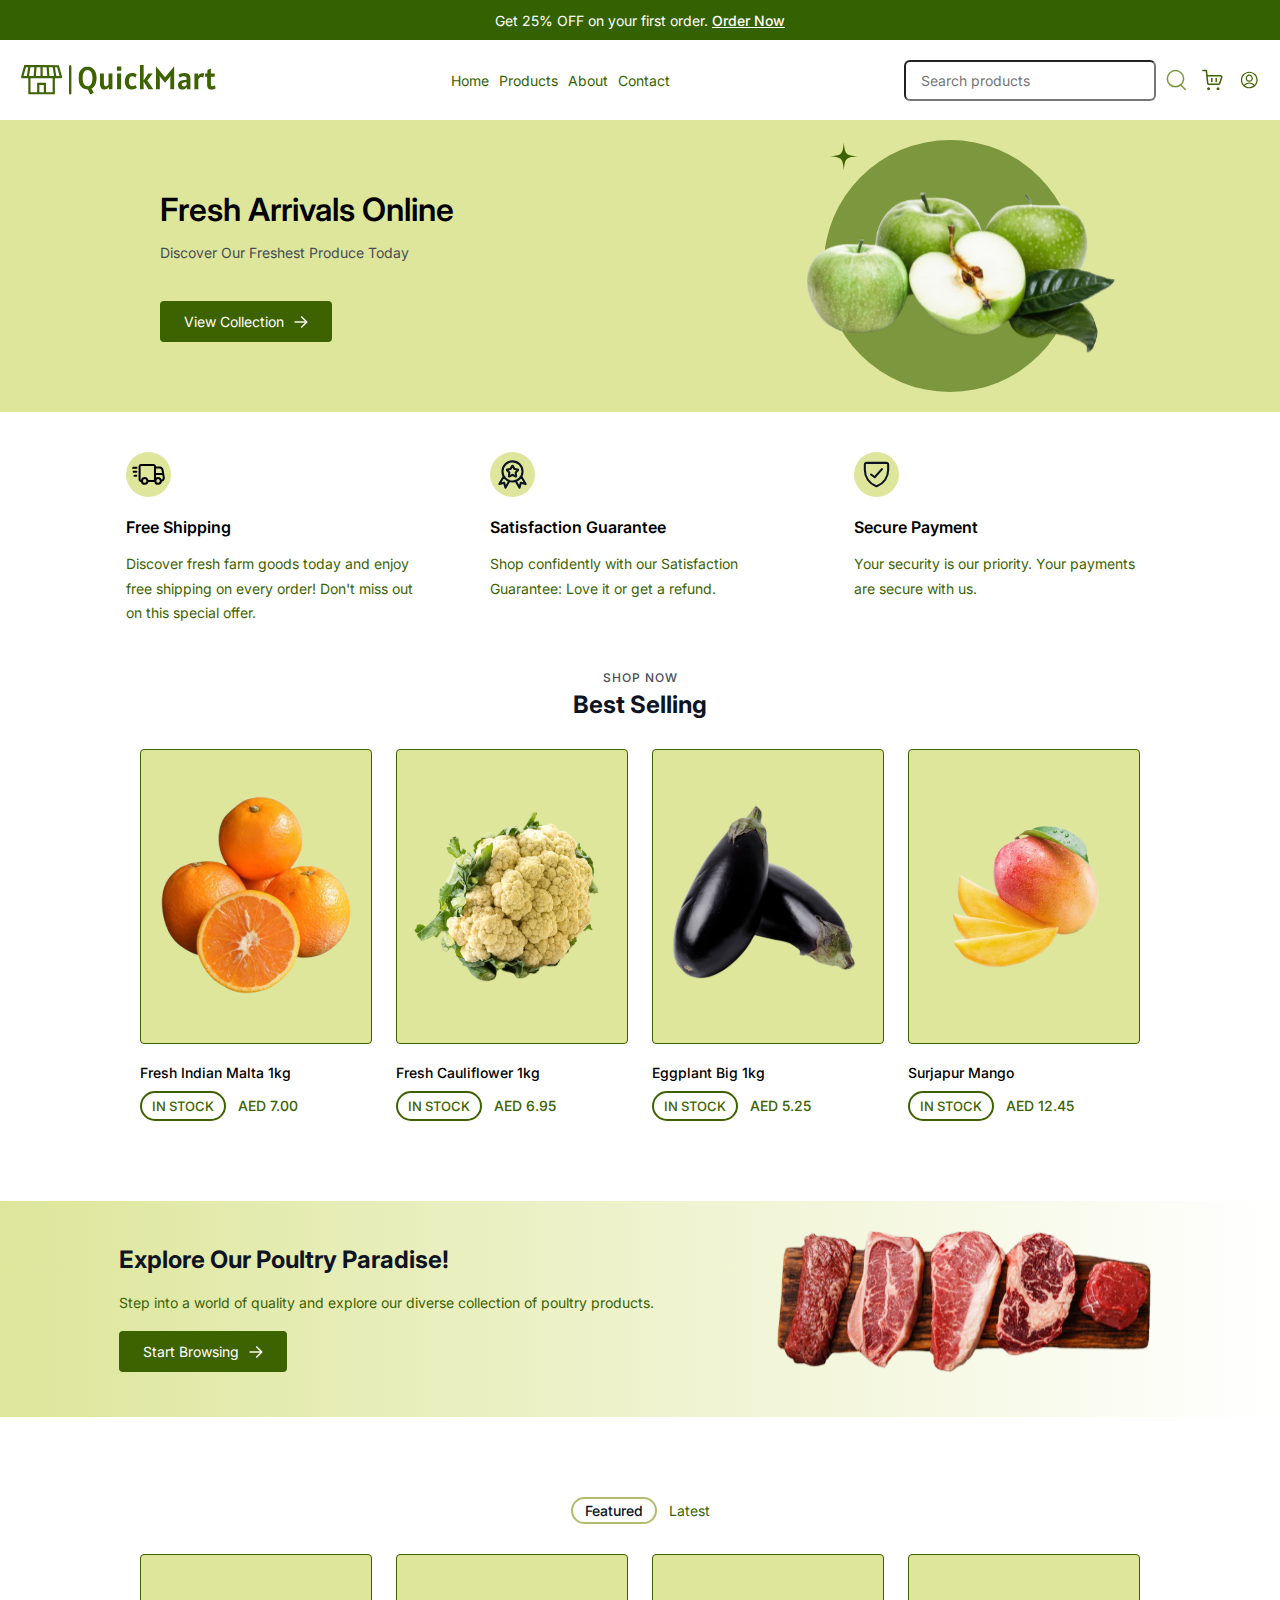
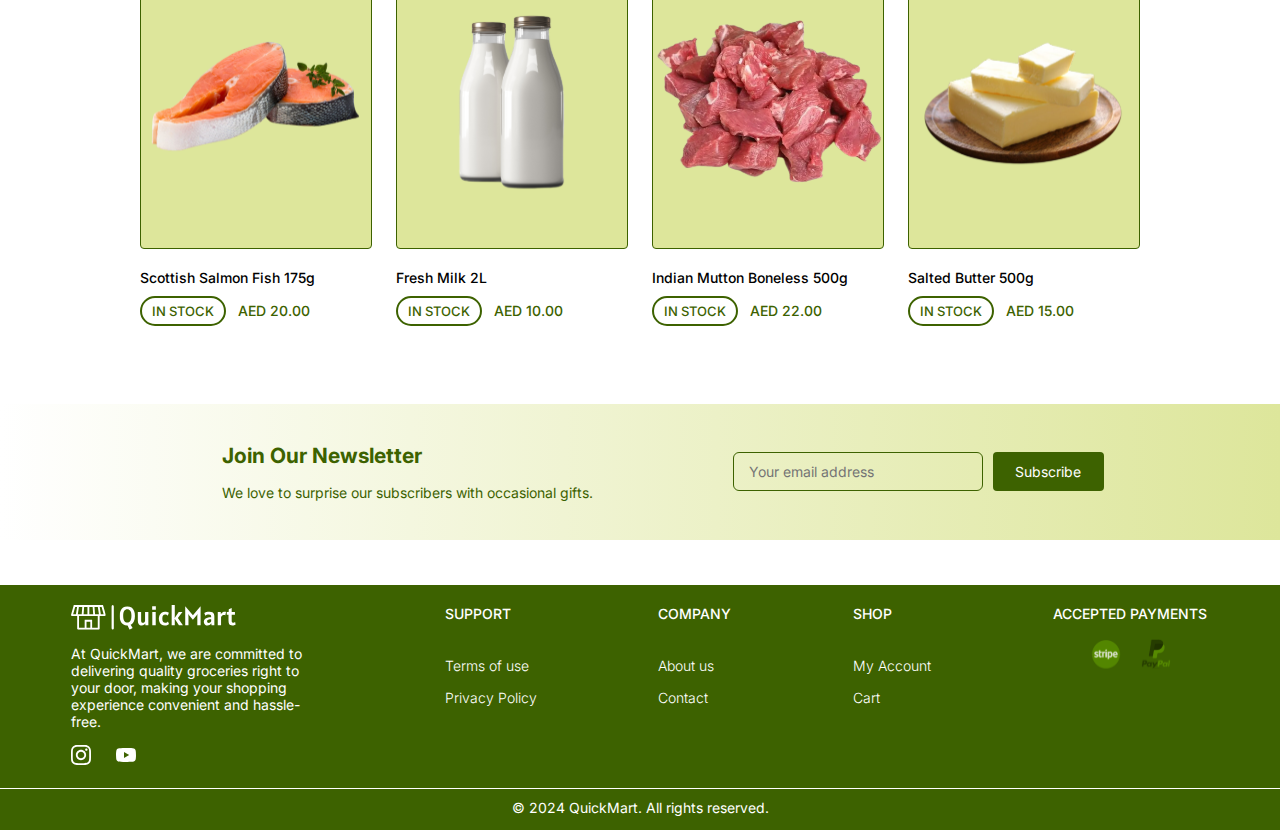
<file: index.html>
<!DOCTYPE html>
<html lang="en">
    <head>
        <meta charset="UTF-8">
        <meta name="viewport" content="width=device-width, initial-scale=1.0">
        <title>QuickMart</title>
        <link rel="stylesheet" href="common.css">
        <link rel="stylesheet" href="index.css">
        <link rel="icon" type="image/svg+xml" href="icons/quickmartWebIcon.svg">
        <link
            href="https://fonts.googleapis.com/css2?family=Inter:wght@400;500;700&display=swap"
            rel="stylesheet"
        />

    </head>
    <body>

        <div class="header">
            <p>Get 25% OFF on your first order. 
            <a href="products.html">Order Now</a></p>
        </div>

        <div class="navbar">
            <img id="QMLogo" src="icons/quickmartLogo1.svg" onclick="goToHome()">

            <div class="navMenu">
                <img id="navIcon" src="icons/dropdownMenu.svg" alt="menu" style="cursor: pointer;">
            

                <div class="navLinks">
                    <a href="index.html">Home</a>
                    <a href="products.html"> Products </a>
                    <a href="aboutus.html">About</a>
                    <a href="contact.html">Contact</a>
                </div>
            </div>

            <div class="navLinks2">
                <div id="searchbar"><input placeholder="Search products"><img src="icons/searchIcon.svg"></div>

                <a href="cart.html"><img src="icons/cart.svg"></a>
                <div class="userLogin">
                
                    <a href="myAccount.html"><img src="icons/User.svg"></a>

                    
                    <div class="loginSignup">
                        <a href="login.html">Login</a>
                        <a href="signup.html">Sign Up</a>
                    </div>

                </div>

            </div>

        </div>


        <div id="banner">
            <div id="bannerText">
                <p id="t1"> Fresh Arrivals Online </p>
                <p id="t2">Discover Our Freshest Produce Today</p>

                <a href="products.html">View Collection <img src = "icons/arrowRight.svg"> </a>
            </div>

            <img id="bannerPicture" src="icons/bannerPicture.svg">
        </div>

        <div id="features">
            <div class="feature">
                <img class="featureIcon" src="icons/truck.svg" alt="Free Shipping icon">
                <p class="featureTitle">Free Shipping</p>
                <p class="featureText">Discover fresh farm goods today and enjoy free shipping on every order! Don't miss out on this special offer.</p>
            </div>

            <div class="feature">
                <img class="featureIcon" src="icons/satisfaction.svg" alt="Satisfaction Guarantee icon">
                <p class="featureTitle">Satisfaction Guarantee</p>
                <p class="featureText">Shop confidently with our Satisfaction Guarantee: Love it or get a refund.</p>
            </div>

            <div class="feature">
                <img class="featureIcon" src="icons/secure.svg" alt="Secure payment icon">
                <p class="featureTitle">Secure Payment</p>
                <p class="featureText">Your security is our priority. Your payments are secure with us.</p>
            </div>

        </div>

        <div id="bestSeller">
            <div id="bestSellerTitle">
                <p id="shopNow">SHOP NOW</p>
                <p id="bestSelling">Best Selling</p>
            </div>

            <div id="bestSellingProducts">

                <div class="product" onclick="showProduct('product9')">

                    <div class="productImage">

                        <img class="likeButton" src="icons/heart.svg" onclick="likeProduct(this); event.stopPropagation();">

                        <img class="productIMG" src="products/freshIndianMalta1kg2.svg" alt="Picture of an indian malta">

                        <div class="addToCart">
                            Add to cart <img src="icons/CartAdd.svg">
                        </div>

                    </div>

                    <div class="productDetails">
                        <p class="productName">
                            Fresh Indian Malta 1kg
                        </p>
                        <div class="stockNprice">
                            <p class="stock">IN STOCK</p>
                            <p class="productPrice">
                                AED 7.00
                            </p>
                        </div>
                    </div>

                </div>



                <div class="product" onclick="showProduct('product8')">

                    <div class="productImage">

                        <img class="likeButton" src="icons/heart.svg" onclick="likeProduct(this); event.stopPropagation();">

                        <img class="productIMG" src="products/freshCauliflower1kg.svg" alt="cauliflower">

                        <div class="addToCart">
                            Add to cart <img src="icons/CartAdd.svg">
                        </div>
                    </div>

                    <div class="productDetails">
                        <p class="productName">
                            Fresh Cauliflower 1kg
                        </p>
                        <div class="stockNprice">
                            <p class="stock">IN STOCK</p>
                            <p class="productPrice">
                                AED 6.95
                            </p>
                        </div>
                    </div>

                </div>



                <div class="product" onclick="showProduct('product7')">

                    <div class="productImage">

                        <img class="likeButton" src="icons/heart.svg" onclick="likeProduct(this); event.stopPropagation();">

                        <img class="productIMG" src="products/eggplantBig1kg.svg" alt="Eggplant">

                        <div class="addToCart">
                            Add to cart <img src="icons/CartAdd.svg">
                        </div>

                    </div>

                    <div class="productDetails">
                        <p class="productName">
                            Eggplant Big 1kg
                        </p>
                        <div class="stockNprice">
                            <p class="stock">IN STOCK</p>
                            <p class="productPrice">
                                AED 5.25
                            </p>
                        </div>
                    </div>

                </div>



                <div class="product" onclick="showProduct('product25')">

                    <div class="productImage">

                        <img class="likeButton" src="icons/heart.svg" onclick="likeProduct(this); event.stopPropagation();">

                        <img class="productIMG" src="products/surjapurMango.svg" alt="Surjapur mango">

                        <div class="addToCart">
                            Add to cart <img src="icons/CartAdd.svg">
                        </div>

                    </div>

                    <div class="productDetails">
                        <p class="productName">
                            Surjapur Mango
                        </p>
                        <div class="stockNprice">
                            <p class="stock">IN STOCK</p>
                            <p class="productPrice">
                                AED 12.45
                            </p>
                        </div>
                    </div>

                </div>


            </div>
        </div>


        <div id="banner2">
            <div id="banner2Text">
                <p id="banner2title">
                    Explore Our Poultry Paradise!
                </p>
                <p id="banner2SubText">Step into a world of quality and explore our diverse collection of poultry products.</p>

                <button onclick="window.location.href='products.html'">Start Browsing <img src="icons/arrowRight.svg"> </button>
            </div>
            <img src="icons/steak.svg">
        </div>
        
        <div id="productList">
            <div class="toggle">
                <p id="featured">Featured</p>
                <p id="latest">Latest</p>
            </div>

            <div id="featuredProducts">

                <div class="product" onclick="showProduct('product22')">

                    <div class="productImage">

                        <img class="likeButton" src="icons/heart.svg" onclick="likeProduct(this); event.stopPropagation();">

                        <img class="productIMG" src="products/scottishSalmonFish175g.svg" alt="scottish salmon fish">

                        <div class="addToCart">
                            Add to cart <img src="icons/CartAdd.svg">
                        </div>

                    </div>

                    <div class="productDetails">
                        <p class="productName">
                            Scottish Salmon Fish 175g
                        </p>
                        <div class="stockNprice">
                            <p class="stock">IN STOCK</p>
                            <p class="productPrice">
                                AED 20.00
                            </p>
                        </div>
                    </div>

                </div>



                <div class="product" onclick="showProduct('product10')">

                    <div class="productImage">

                        <img class="likeButton" src="icons/heart.svg" onclick="likeProduct(this); event.stopPropagation();">

                        <img class="productIMG" src="products/freshMilk2L.svg" alt="fresh milk">

                        <div class="addToCart">
                            Add to cart <img src="icons/CartAdd.svg">
                        </div>

                    </div>

                    <div class="productDetails">
                        <p class="productName">
                            Fresh Milk 2L
                        </p>
                        <div class="stockNprice">
                            <p class="stock">IN STOCK</p>
                            <p class="productPrice">
                                AED 10.00
                            </p>
                        </div>
                    </div>

                </div>



                <div class="product" onclick="showProduct('product18')">

                    <div class="productImage">

                        <img class="likeButton" src="icons/heart.svg" onclick="likeProduct(this); event.stopPropagation();">

                        <img class="productIMG"  src="products/indianMuttonBoneless500g.svg" alt=" boneless mutton">

                        <div class="addToCart">
                            Add to cart <img src="icons/CartAdd.svg">
                        </div>

                    </div>

                    <div class="productDetails">
                        <p class="productName">
                            Indian Mutton Boneless 500g
                        </p>
                        <div class="stockNprice">
                            <p class="stock">IN STOCK</p>
                            <p class="productPrice">
                                AED 22.00
                            </p>
                        </div>
                    </div>

                </div>



                <div class="product" onclick="showProduct('product21')">

                    <div class="productImage">

                        <img class="likeButton" src="icons/heart.svg" onclick="likeProduct(this); event.stopPropagation();">

                        <img class="productIMG" src="products/saltedButter500g.svg" alt="butter">

                        <div class="addToCart">
                            Add to cart <img src="icons/CartAdd.svg">
                        </div>

                    </div>

                    <div class="productDetails">
                        <p class="productName">
                            Salted Butter 500g
                        </p>
                        <div class="stockNprice">
                            <p class="stock">IN STOCK</p>
                            <p class="productPrice">
                                AED 15.00
                            </p>
                        </div>
                    </div>

                </div>
            </div>

            <div id="latestProducts">

                <div class="product" onclick="showProduct('product4')">

                    <div class="productImage">

                        <img class="likeButton" src="icons/heart.svg" onclick="likeProduct(this); event.stopPropagation();">

                        <img class="productIMG" src="products/carrots500g.svg" alt="carrots">

                        <div class="addToCart">
                            Add to cart <img src="icons/CartAdd.svg">
                        </div>

                    </div>

                    <div class="productDetails">
                        <p class="productName">
                            Carrots 500g
                        </p>
                        <div class="stockNprice">
                            <p class="stock">IN STOCK</p>
                            <p class="productPrice">
                                AED 1.45
                            </p>
                        </div>
                    </div>

                </div>



                <div class="product" onclick="showProduct('product11')">

                    <div class="productImage">

                        <img class="likeButton" src="icons/heart.svg" onclick="likeProduct(this); event.stopPropagation();">

                        <img class="productIMG" src="products/freshPrawnsFarmedMedium350g.svg" alt="prawns">

                        <div class="addToCart">
                            Add to cart <img src="icons/CartAdd.svg">
                        </div>

                    </div>

                    <div class="productDetails">
                        <p class="productName">
                            Fresh Prawns Medium 350g
                        </p>
                        <div class="stockNprice">
                            <p class="stock">IN STOCK</p>
                            <p class="productPrice">
                                AED 9.10
                            </p>
                        </div>
                    </div>

                </div>



                <div class="product" onclick="showProduct('product20')">

                    <div class="productImage">

                        <img class="likeButton" src="icons/heart.svg" onclick="likeProduct(this); event.stopPropagation();">

                        <img class="productIMG"  src="products/pomegranateEgypt1kg.svg" alt="pomegranate">

                        <div class="addToCart">
                            Add to cart <img src="icons/CartAdd.svg">
                        </div>

                    </div>

                    <div class="productDetails">
                        <p class="productName">
                            Pomegranate Egypt 1kg
                        </p>
                        <div class="stockNprice">
                            <p class="stock">IN STOCK</p>
                            <p class="productPrice">
                                AED 3.45
                            </p>
                        </div>
                    </div>

                </div>



                <div class="product" onclick="showProduct('product17')">

                    <div class="productImage">

                        <img class="likeButton" src="icons/heart.svg" onclick="likeProduct(this); event.stopPropagation();">

                        <img class="productIMG" src="products/HPMDVeganAppleDanishPuff4pcs.svg" alt="Apple danish puff 4pcs">

                        <div class="addToCart">
                            Add to cart <img src="icons/CartAdd.svg">
                        </div>

                    </div>

                    <div class="productDetails">
                        <p class="productName">
                            HPMD Vegan Danish Puff 4pcs
                        </p>
                        <div class="stockNprice">
                            <p class="stock">IN STOCK</p>
                            <p class="productPrice">
                                AED 11.85
                            </p>
                        </div>
                    </div>

                </div>
            </div>


        </div>

        <div id="newsletter">
            <div id="newsletterText">
                <p id="newsletterH1">Join Our Newsletter</p>
                <p id="newsletterH2">We love to surprise our subscribers with occasional gifts.</p>
            </div>

            <div id="inputBox">
                <input placeholder="Your email address">
                <button>Subscribe</button>
            </div>
        </div>        
        
        <div id="footer" style="background-color: #3d6200">
            <div id="sections">
                <div id="section1">
                    
                    <img src="icons/quickmartLogo.svg" style="height: 25px; align-self: flex-start;" />
                    
                    <p>
                        At QuickMart, we are committed to delivering quality groceries right to your door, making your shopping experience convenient and hassle-free.
                    </p>
                    <div id="socials">
                        <a href="https://www.instagram.com/">
                            <img src="icons/instagram.svg" />
                        </a>

                        <a href="https://www.youtube.com/">
                            <img src="icons/youtube.svg" />
                        </a>
                    </div>
                </div>
        
                <div class="linksSection">
                    <p>SUPPORT</p>
                    
                    <a href="termsOfUse.html">Terms of use</a>
                    <a href="privacyPolicy.html">Privacy Policy</a>
                </div>
        
                <div class="linksSection">
                <p>COMPANY</p>
                
                <a href="aboutus.html">About us</a>
                <a href="contact.html">Contact</a>
                
                </div>
        
                <div class="linksSection">
                    <p>SHOP</p>
                
                    <a href="myAccount.html">My Account</a>
                    <a href="cart.html">Cart</a>
                
                </div>
        
                <div id="paymentSection">
                    <p>ACCEPTED PAYMENTS</p>
                    <img src="icons/payments.svg" />
                </div>

            </div>
    
            <footer>
                © 2024 QuickMart. All rights reserved.
            <footer>

        </div>

        <script src="index.js"></script>
        <script src="common.js"></script>
    </body>
</html>
</file>
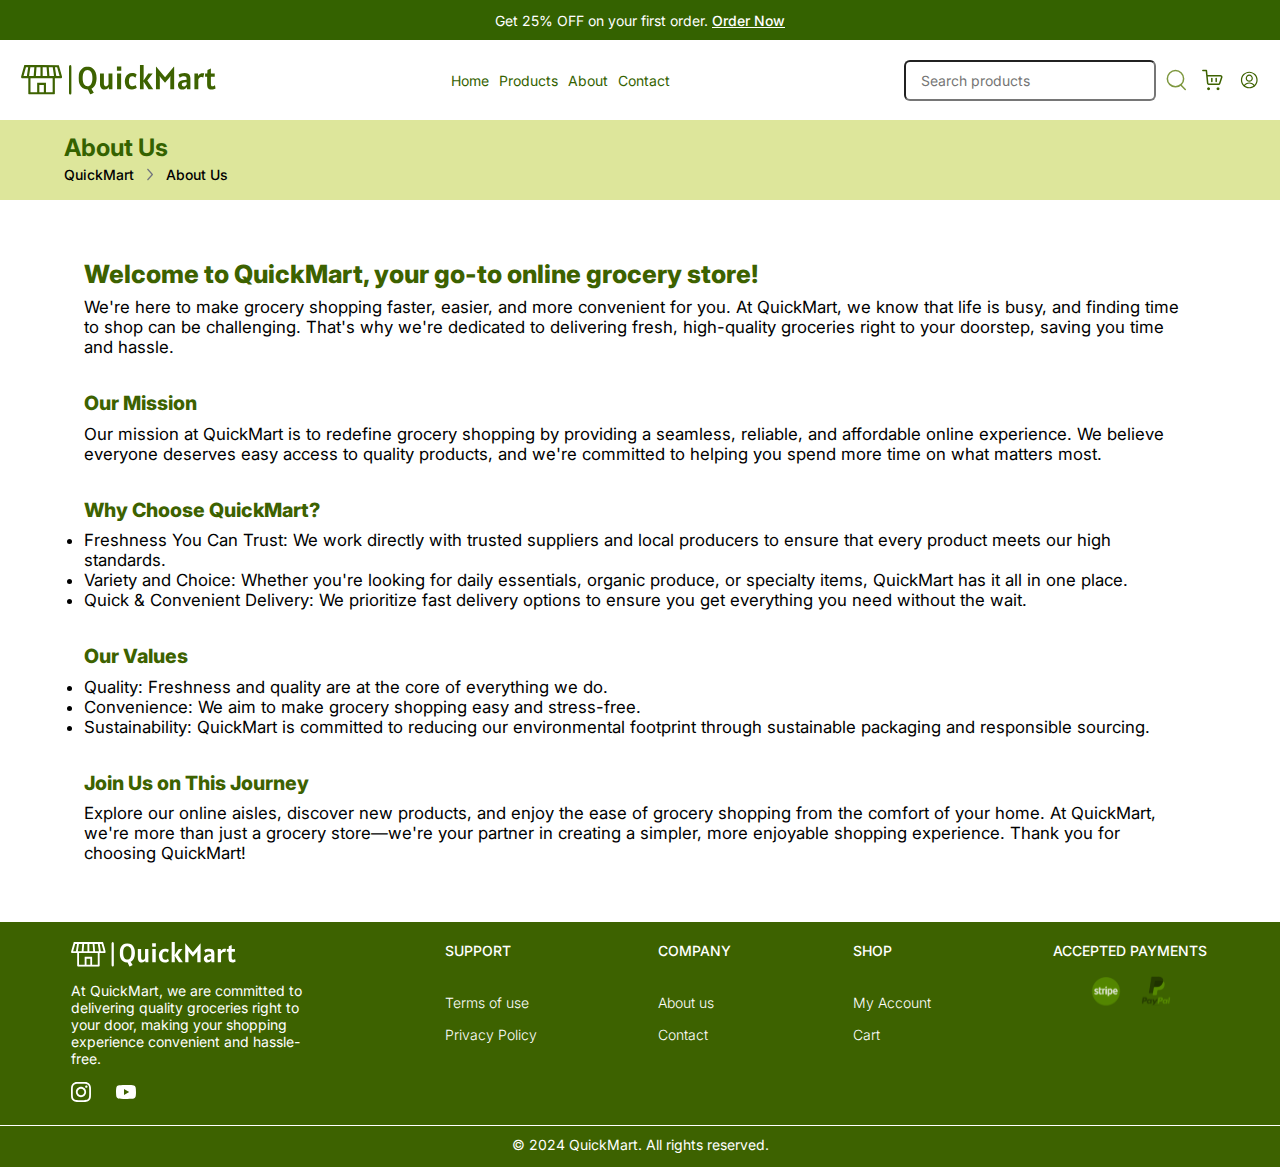
<file: aboutus.html>
<!DOCTYPE html>
<html lang="en">
    <head>
        <meta charset="UTF-8">
        <meta name="viewport" content="width=device-width, initial-scale=1.0">
        <title>QuickMart</title>
        <link rel="stylesheet" href="common.css">
        <link rel="stylesheet" href="aboutus.css">
        <link rel="icon" type="image/svg+xml" href="icons/quickmartWebIcon.svg">
        <link
            href="https://fonts.googleapis.com/css2?family=Inter:wght@400;500;700&display=swap"
            rel="stylesheet"
        />

    </head>
    <body>

        <div class="header">
            <p>Get 25% OFF on your first order. 
            <a href="products.html">Order Now</a></p>
        </div>

        <div class="navbar">
            <img id="QMLogo" src="icons/quickmartLogo1.svg" onclick="goToHome()">

            <div class="navMenu">
                <img id="navIcon" src="icons/dropdownMenu.svg" alt="menu" style="cursor: pointer;">
            

                <div class="navLinks">
                    <a href="index.html">Home</a>
                    <a href="products.html"> Products </a>
                    <a href="aboutus.html">About</a>
                    <a href="contact.html">Contact</a>
                </div>
            </div>

            <div class="navLinks2">
                <div id="searchbar"><input placeholder="Search products"><img src="icons/searchIcon.svg"></div>

                <a href="cart.html"><img src="icons/cart.svg"></a>

                <div class="userLogin">
                
                    <a href="myAccount.html"><img src="icons/User.svg"></a>

                    
                    <div class="loginSignup">
                        <a href="login.html">Login</a>
                        <a href="signup.html">Sign Up</a>
                    </div>

                </div>

            </div>

        </div>

        <div id="pagePath">
            <p id="currentPage">About Us</p>
            <p id="path">QuickMart <img src="icons/ChevronRight.svg" />About Us</p>
        </div>
    

        <div id="aboutUs">
            <div class="h1">Welcome to QuickMart, your go-to online grocery store!</div>
            
            <p>We're here to make grocery shopping faster, easier, and more convenient for you. At QuickMart, we know that life is busy, and finding time to shop can be challenging. That's why we're dedicated to delivering fresh, high-quality groceries right to your doorstep, saving you time and hassle.</p><br><br>

            <div class="h2">Our Mission</div>
            <p>Our mission at QuickMart is to redefine grocery shopping by providing a seamless, reliable, and affordable online experience. We believe everyone deserves easy access to quality products, and we're committed to helping you spend more time on what matters most.</p><br><br>

            <div class="h2">Why Choose QuickMart?</div>

            <p>
                <li>Freshness You Can Trust: We work directly with trusted suppliers and local producers to ensure that every product meets our high standards.</li>

                <li>Variety and Choice: Whether you're looking for daily essentials, organic produce, or specialty items, QuickMart has it all in one place.</li>

                <li>Quick & Convenient Delivery: We prioritize fast delivery options to ensure you get everything you need without the wait.
                </li>
                </p><br><br>

            <div class="h2">Our Values</div>

            <p>
                <li>Quality: Freshness and quality are at the core of everything we do.</li>
                <li>Convenience: We aim to make grocery shopping easy and stress-free.</li>
                <li>Sustainability: QuickMart is committed to reducing our environmental footprint through sustainable packaging and responsible sourcing.</li></p><br><br>
            
            <div class="h2">Join Us on This Journey</div>
            <p>
            Explore our online aisles, discover new products, and enjoy the ease of grocery shopping from the comfort of your home. At QuickMart, we're more than just a grocery store—we're your partner in creating a simpler, more enjoyable shopping experience. Thank you for choosing QuickMart!
            </p>
        </div>
        
        
        
        
        <div id="footer" style="background-color: #3d6200">
            <div id="sections">
                <div id="section1">
                    
                    <img src="icons/quickmartLogo.svg" style="height: 25px; align-self: flex-start;" />
                    
                    <p>
                        At QuickMart, we are committed to delivering quality groceries right to your door, making your shopping experience convenient and hassle-free.
                    </p>
                    <div id="socials">
                        <a href="https://www.instagram.com/">
                            <img src="icons/instagram.svg" />
                        </a>

                        <a href="https://www.youtube.com/">
                            <img src="icons/youtube.svg" />
                        </a>
                    </div>
                </div>
        
                <div class="linksSection">
                    <p>SUPPORT</p>
                    
                    <a href="termsOfUse.html">Terms of use</a>
                    <a href="privacyPolicy.html">Privacy Policy</a>
                </div>
        
                <div class="linksSection">
                <p>COMPANY</p>
                
                <a href="aboutus.html">About us</a>
                <a href="contact.html">Contact</a>
                
                </div>
        
                <div class="linksSection">
                    <p>SHOP</p>
                
                    <a href="myAccount.html">My Account</a>
                    <a href="cart.html">Cart</a>
                
                </div>
        
                <div id="paymentSection">
                    <p>ACCEPTED PAYMENTS</p>
                    <img src="icons/payments.svg" />
                </div>

            </div>
    
            <footer>
                © 2024 QuickMart. All rights reserved.
            <footer>

        </div>

        <script src="common.js"></script>
        
    </body>
</html>
</file>
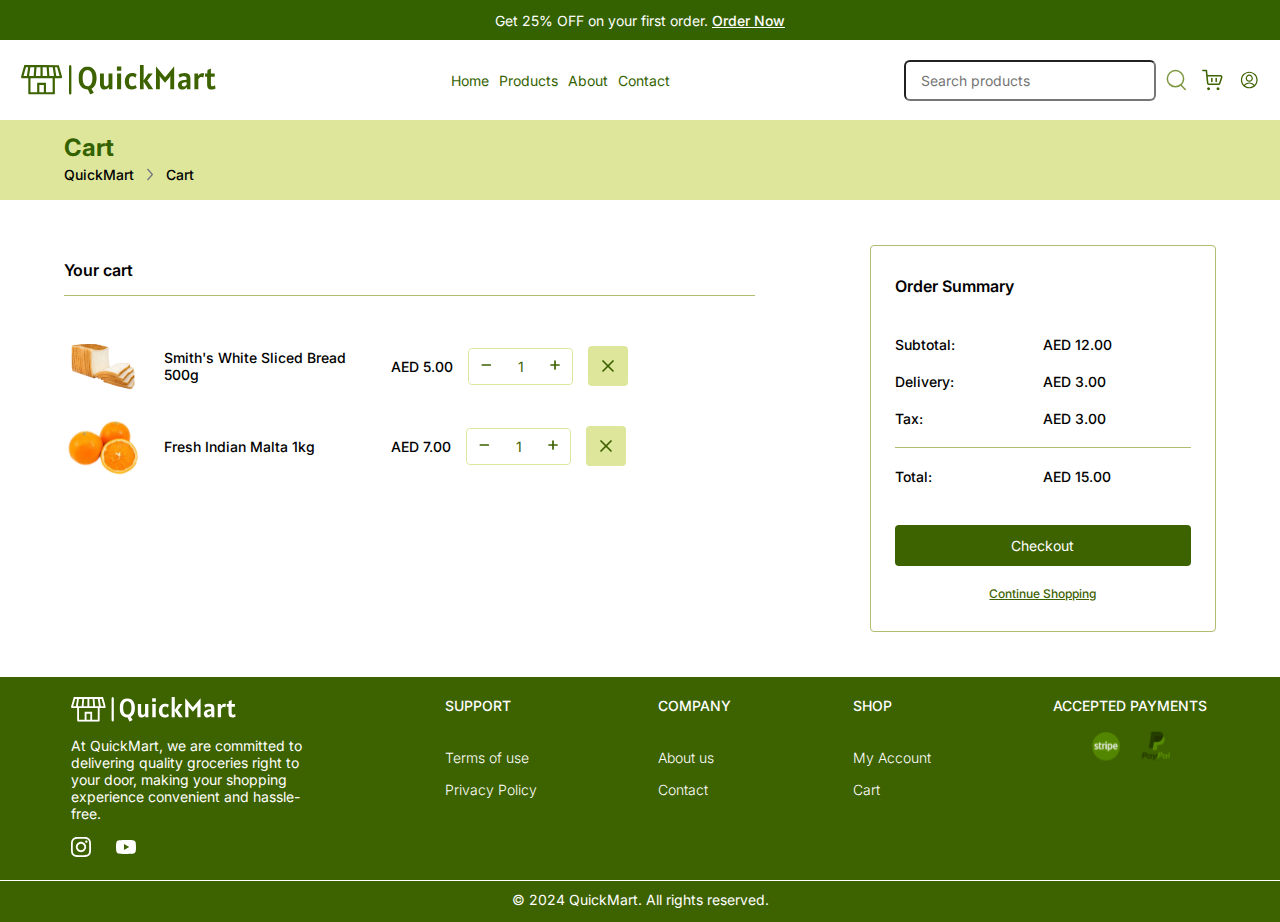
<file: cart.html>
<!DOCTYPE html>
<html lang="en">
    <head>
        <meta charset="UTF-8">
        <meta name="viewport" content="width=device-width, initial-scale=1.0">
        <title>QuickMart</title>
        <link rel="stylesheet" href="common.css">
        <link rel="stylesheet" href="cart.css">
        <link rel="icon" type="image/svg+xml" href="icons/quickmartWebIcon.svg">
        <link
            href="https://fonts.googleapis.com/css2?family=Inter:wght@400;500;700&display=swap"
            rel="stylesheet"
        />

    </head>
    <body>

        <div class="header">
            <p>Get 25% OFF on your first order. 
            <a href="products.html">Order Now</a></p>
        </div>

        <div class="navbar">
            <img id="QMLogo" src="icons/quickmartLogo1.svg" onclick="goToHome()">

            <div class="navMenu">
                <img id="navIcon" src="icons/dropdownMenu.svg" alt="menu" style="cursor: pointer;">
            

                <div class="navLinks">
                    <a href="index.html">Home</a>
                    <a href="products.html"> Products </a>
                    <a href="aboutus.html">About</a>
                    <a href="contact.html">Contact</a>
                </div>
            </div>

            <div class="navLinks2">
                <div id="searchbar"><input placeholder="Search products"><img src="icons/searchIcon.svg"></div>

                <a href="cart.html"><img src="icons/cart.svg"></a>
                <div class="userLogin">
                
                    <a href="myAccount.html"><img src="icons/User.svg"></a>

                    
                    <div class="loginSignup">
                        <a href="login.html">Login</a>
                        <a href="signup.html">Sign Up</a>
                    </div>

                </div>

            </div>

        </div>

        <div id="pagePath">
            <p id="currentPage">Cart</p>
            <p id="path">QuickMart <img src="icons/ChevronRight.svg" />Cart</p>
        </div>

        <div id="cart">
            <div id="yourCart">
                <p class="subTitle">Your cart</p>

                <div class="item">
                    
                        <img class="itemPicture" src="products/smith'sWhiteSlicedBread500g.svg">
                        <p class="productName">Smith's White Sliced Bread 500g</p>
                    

                    <div class="container">
                        <p class="productPrice">AED 5.00</p>

                        <div class="quantitySelection">
                            <button class="minus">
                                <img src="icons/minusSign.svg">
                            </button>
                            <div class="quantity"> 1 </div>
                            <button class="plus">
                                <img src="icons/plusSign.svg">
                            </button>
                        </div>

                        <button class="removeFromCart"><img src="icons/close.svg"></button>
                        
                        
                    </div>

                </div>

                <div class="item">
                    <img class="itemPicture" src="products/freshIndianMalta1kg.svg">
                    <p class="productName">Fresh Indian Malta 1kg</p>

                    <div class="container">
                        <p class="productPrice">AED 7.00</p>

                        <div class="quantitySelection">
                            <button class="minus">
                                <img src="icons/minusSign.svg">
                            </button>
                            <div class="quantity"> 1 </div>
                            <button class="plus">
                                <img src="icons/plusSign.svg">
                            </button>
                        </div>

                        <button class="removeFromCart"><img src="icons/close.svg"></button>
                        
                        
                    </div>

                </div>
            </div>

            <div id="checkout">

                <p class="subTitle2">Order Summary</p>

                <div class="summary">
                    <p class="label">Subtotal:</p>
                    <p id="subtotal">AED 12.00</p>
                </div>

                <div class="summary">
                    <p class="label">Delivery:</p>
                    <p id="shipping">AED 3.00</p>
                </div>

                <div class="summary">
                    <p class="label">Tax:</p>
                    <p id="tax">AED 3.00</p>
                </div>

                <div class="totalSum">
                    <p class="label">Total:</p>
                    <p id="total">AED 15.00</p>
                </div>

                <button onclick="window.location.href='checkout.html'" id="checkOutButton"> Checkout </button>

                <a href="products.html">Continue Shopping</a>

            </div>

        </div>

        
        <div id="footer" style="background-color: #3d6200">
            <div id="sections">
                <div id="section1">
                    
                    <img src="icons/quickmartLogo.svg" style="height: 25px; align-self: flex-start;" />
                    
                    <p>
                        At QuickMart, we are committed to delivering quality groceries right to your door, making your shopping experience convenient and hassle-free.
                    </p>
                    <div id="socials">
                        <a href="https://www.instagram.com/">
                            <img src="icons/instagram.svg" />
                        </a>

                        <a href="https://www.youtube.com/">
                            <img src="icons/youtube.svg" />
                        </a>
                    </div>
                </div>
        
                <div class="linksSection">
                    <p>SUPPORT</p>
                    
                    <a href="termsOfUse.html">Terms of use</a>
                    <a href="privacyPolicy.html">Privacy Policy</a>
                </div>
        
                <div class="linksSection">
                <p>COMPANY</p>
                
                <a href="aboutus.html">About us</a>
                <a href="contact.html">Contact</a>
                
                </div>
        
                <div class="linksSection">
                    <p>SHOP</p>
                
                    <a href="myAccount.html">My Account</a>
                    <a href="cart.html">Cart</a>
                
                </div>
        
                <div id="paymentSection">
                    <p>ACCEPTED PAYMENTS</p>
                    <img src="icons/payments.svg" />
                </div>

            </div>
    
            <footer>
                © 2024 QuickMart. All rights reserved.
            <footer>

        </div>

    
        <script src="cart.js"></script>
        <script src="common.js"></script>
         
    </body>
</html>
</file>
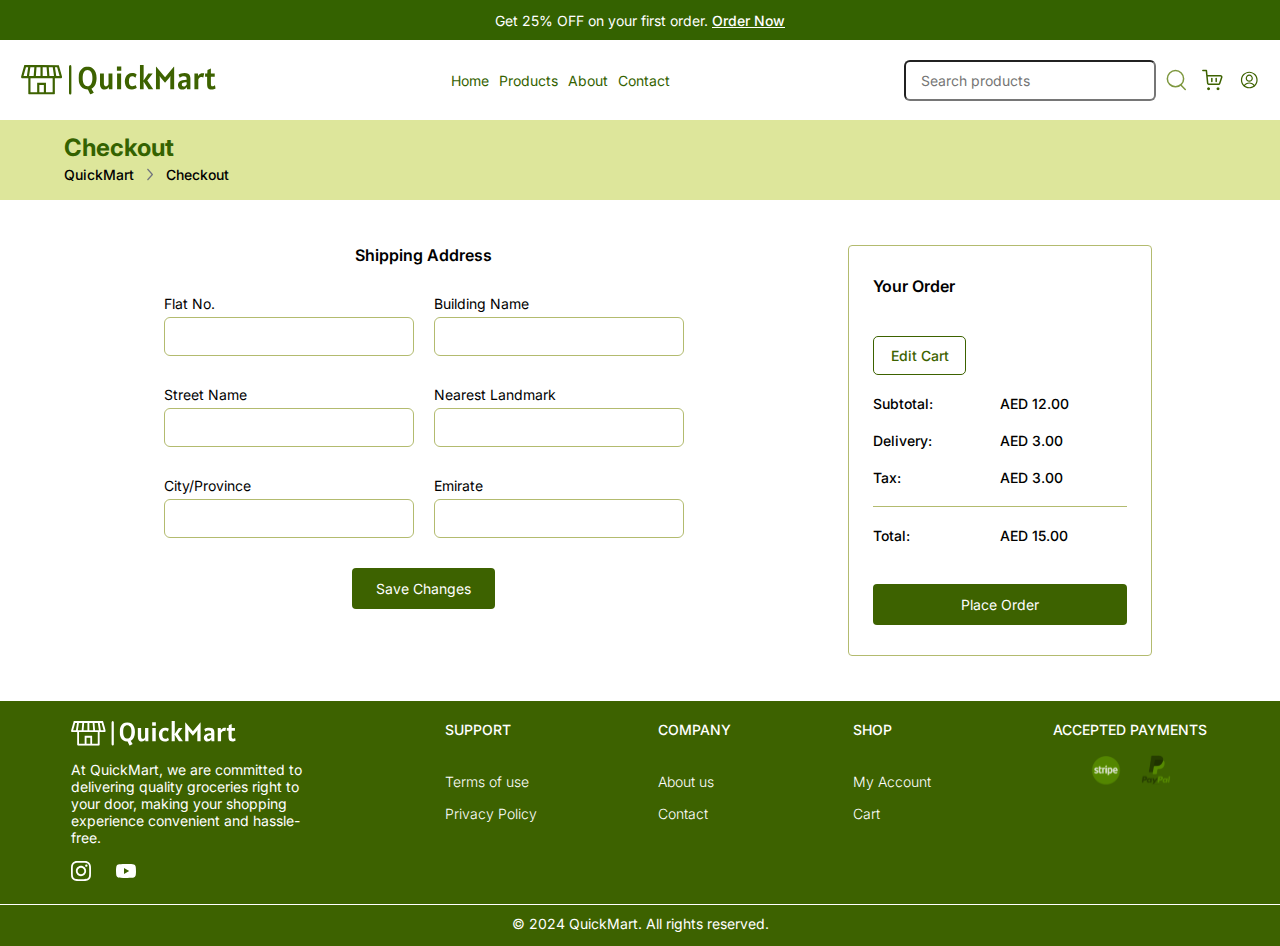
<file: checkout.html>
<!DOCTYPE html>
<html lang="en">
    <head>
        <meta charset="UTF-8">
        <meta name="viewport" content="width=device-width, initial-scale=1.0">
        <title>QuickMart</title>
        <link rel="stylesheet" href="common.css">
        <link rel="stylesheet" href="checkout.css">
        <link rel="icon" type="image/svg+xml" href="icons/quickmartWebIcon.svg">
        <link
            href="https://fonts.googleapis.com/css2?family=Inter:wght@400;500;700&display=swap"
            rel="stylesheet"
        />

    </head>
    <body>

        <div class="header">
            <p>Get 25% OFF on your first order. 
            <a href="products.html">Order Now</a></p>
        </div>

        <div class="navbar">
            <img id="QMLogo" src="icons/quickmartLogo1.svg" onclick="goToHome()">

            <div class="navMenu">
                <img id="navIcon" src="icons/dropdownMenu.svg" alt="menu" style="cursor: pointer;">
            

                <div class="navLinks">
                    <a href="index.html">Home</a>
                    <a href="products.html"> Products </a>
                    <a href="aboutus.html">About</a>
                    <a href="contact.html">Contact</a>
                </div>
            </div>

            <div class="navLinks2">
                <div id="searchbar"><input placeholder="Search products"><img src="icons/searchIcon.svg"></div>

                <a href="cart.html"><img src="icons/cart.svg"></a>
                <div class="userLogin">
                
                    <a href="myAccount.html"><img src="icons/User.svg"></a>

                    
                    <div class="loginSignup">
                        <a href="login.html">Login</a>
                        <a href="signup.html">Sign Up</a>
                    </div>

                </div>

            </div>

        </div>

        <div id="pagePath">
            <p id="currentPage">Checkout</p>
            <p id="path">QuickMart <img src="icons/ChevronRight.svg" />Checkout</p>
        </div>

        <div id="checkOutForm">
            <div id="address">

                <div class="sectionSelected">Shipping Address</div>

                <div class="group">

                    <div>
                        <p>Flat No.</p>
                        <input>
                    </div>

                    <div>
                        <p>Building Name</p>
                        <input>
                    </div>
                
                </div>

                <div class="group">

                    <div>
                        <p>Street Name</p>
                        <input>
                    </div>

                    <div>
                        <p>Nearest Landmark</p>
                        <input>
                    </div>

                </div>

                <div class="group">

                    <div>
                        <p>City/Province</p>
                        <input>
                    </div>

                    <div>
                        <p>Emirate</p>
                        <input>
                    </div>

                </div>

                <button>Save Changes</button>

            </div>
            
            <div id="checkout">

                <p class="subTitle2">Your Order</p>

                <a href="cart.html" id="editCart">Edit Cart</a>

                <div class="summary">
                    <p class="label">Subtotal:</p>
                    <p id="subtotal">AED 12.00</p>
                </div>

                <div class="summary">
                    <p class="label">Delivery:</p>
                    <p id="shipping">AED 3.00</p>
                </div>

                <div class="summary">
                    <p class="label">Tax:</p>
                    <p id="tax">AED 3.00</p>
                </div>

                <div class="totalSum">
                    <p class="label">Total:</p>
                    <p id="total">AED 15.00</p>
                </div>

                <button id="checkOutButton"> Place Order </button>

            </div>
        </div>
    
        
        
        <div id="footer" style="background-color: #3d6200">
            <div id="sections">
                <div id="section1">
                    
                    <img src="icons/quickmartLogo.svg" style="height: 25px; align-self: flex-start;" />
                    
                    <p>
                        At QuickMart, we are committed to delivering quality groceries right to your door, making your shopping experience convenient and hassle-free.
                    </p>
                    <div id="socials">
                        <a href="https://www.instagram.com/">
                            <img src="icons/instagram.svg" />
                        </a>

                        <a href="https://www.youtube.com/">
                            <img src="icons/youtube.svg" />
                        </a>
                    </div>
                </div>
        
                <div class="linksSection">
                    <p>SUPPORT</p>
                    
                    <a href="termsOfUse.html">Terms of use</a>
                    <a href="privacyPolicy.html">Privacy Policy</a>
                </div>
        
                <div class="linksSection">
                <p>COMPANY</p>
                
                <a href="aboutus.html">About us</a>
                <a href="contact.html">Contact</a>
                
                </div>
        
                <div class="linksSection">
                    <p>SHOP</p>
                
                    <a href="myAccount.html">My Account</a>
                    <a href="cart.html">Cart</a>
                
                </div>
        
                <div id="paymentSection">
                    <p>ACCEPTED PAYMENTS</p>
                    <img src="icons/payments.svg" />
                </div>

            </div>
    
            <footer>
                © 2024 QuickMart. All rights reserved.
            <footer>

        </div>

        <script src="cart.js"></script>
        <script src="common.js"></script>
    </body>
</html>
</file>
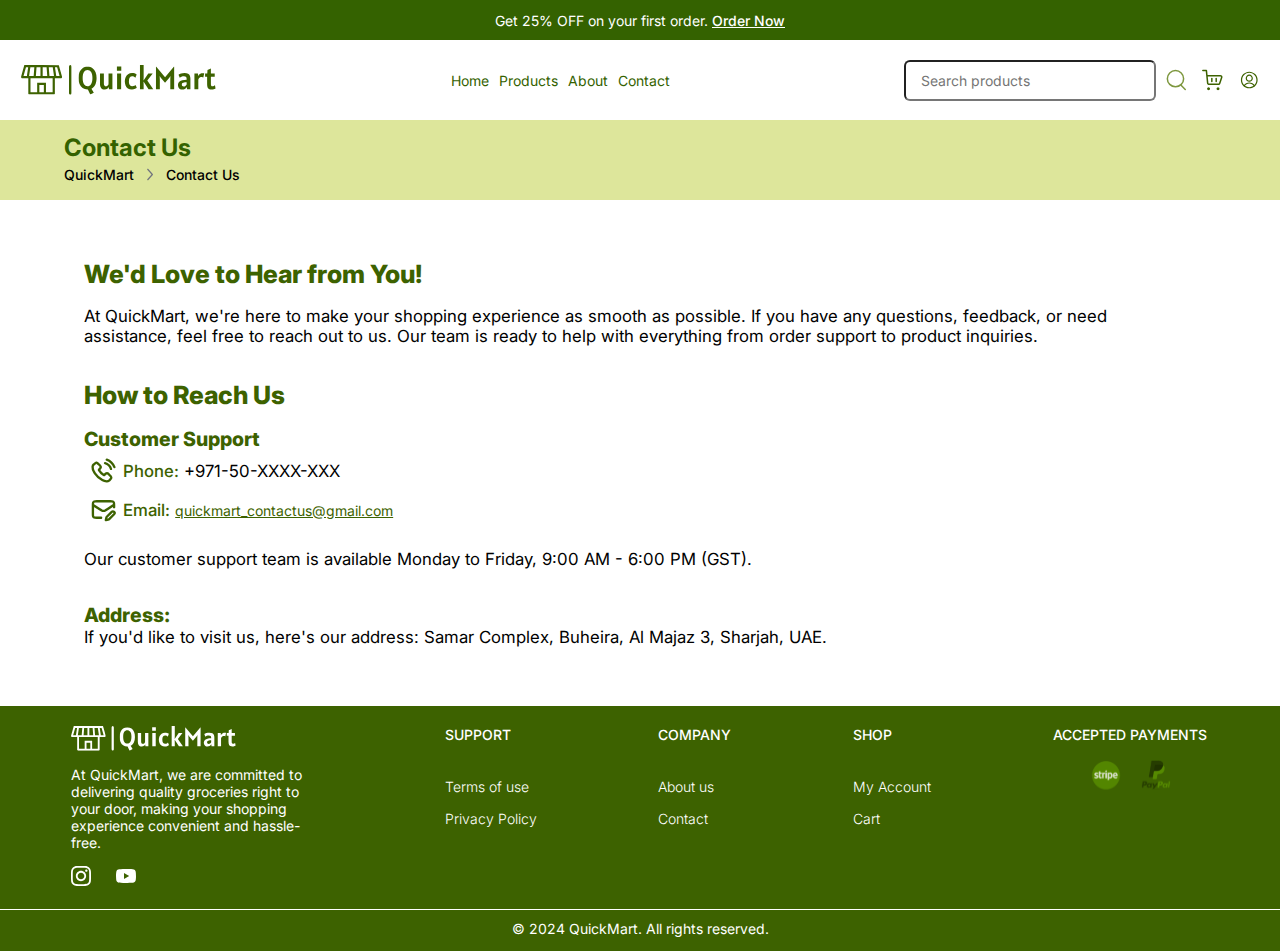
<file: contact.html>
<!DOCTYPE html>
<html lang="en">
    <head>
        <meta charset="UTF-8">
        <meta name="viewport" content="width=device-width, initial-scale=1.0">
        <title>QuickMart</title>
        <link rel="stylesheet" href="common.css">
        <link rel="stylesheet" href="contact.css">
        <link rel="icon" type="image/svg+xml" href="icons/quickmartWebIcon.svg">
        <link
            href="https://fonts.googleapis.com/css2?family=Inter:wght@400;500;700&display=swap"
            rel="stylesheet"
        />

    </head>
    <body>

        <div class="header">
            <p>Get 25% OFF on your first order. 
            <a href="products.html">Order Now</a></p>
        </div>

        <div class="navbar">
            <img id="QMLogo" src="icons/quickmartLogo1.svg" onclick="goToHome()">

            <div class="navMenu">
                <img id="navIcon" src="icons/dropdownMenu.svg" alt="menu" style="cursor: pointer;">
            

                <div class="navLinks">
                    <a href="index.html">Home</a>
                    <a href="products.html"> Products </a>
                    <a href="aboutus.html">About</a>
                    <a href="contact.html">Contact</a>
                </div>
            </div>

            <div class="navLinks2">
                <div id="searchbar"><input placeholder="Search products"><img src="icons/searchIcon.svg"></div>

                <a href="cart.html"><img src="icons/cart.svg"></a>

                <div class="userLogin">
                
                    <a href="myAccount.html"><img src="icons/User.svg"></a>

                    
                    <div class="loginSignup">
                        <a href="login.html">Login</a>
                        <a href="signup.html">Sign Up</a>
                    </div>

                </div>

            </div>

        </div>

        <div id="pagePath">
            <p id="currentPage">Contact Us</p>
            <p id="path">QuickMart <img src="icons/ChevronRight.svg" />Contact Us</p>
        </div>
       
        <div id="contactUs">
            <div class="h1">We'd Love to Hear from You!</div>
            <br>
            <p>At QuickMart, we're here to make your shopping experience as smooth as possible. If you have any questions, feedback, or need assistance, feel free to reach out to us. Our team is ready to help with everything from order support to product inquiries.</p><br><br>

            <div class="h1">
                How to Reach Us
            </div>
            <br>
            <div class="h2">
                Customer Support

            </div>
            <div>
                <div class="contactText">
                <img src="icons/call.svg">
                <p>
                    <span style="color: #3d6200; font-size: 1.2rem; font-weight: 500;">Phone:</span>
                     +971-50-XXXX-XXX</p>
                </div>
                <div class="contactText">
                <img src="icons/mail.svg">
                <p>
                    <span style="color: #3d6200; font-size: 1.2rem; font-weight: 500;">Email:</span>  <a href="mailto:quickmart_contactus@gmail.com" style="color: #3d6200;">quickmart_contactus@gmail.com</a></p></div>
                <p><br>Our customer support team is available Monday to Friday, 9:00 AM - 6:00 PM (GST).</p>
            </div>
            <br><br>
            <div class="h2">
                Address:
            </div>
            <p>If you'd like to visit us, here's our address:
            Samar Complex, Buheira, Al Majaz 3, Sharjah, UAE.</p>

            
        </div>
        
        
        <div id="footer" style="background-color: #3d6200">
            <div id="sections">
                <div id="section1">
                    
                    <img src="icons/quickmartLogo.svg" style="height: 25px; align-self: flex-start;" />
                    
                    <p>
                        At QuickMart, we are committed to delivering quality groceries right to your door, making your shopping experience convenient and hassle-free.
                    </p>
                    <div id="socials">
                        <a href="https://www.instagram.com/">
                            <img src="icons/instagram.svg" />
                        </a>

                        <a href="https://www.youtube.com/">
                            <img src="icons/youtube.svg" />
                        </a>
                    </div>
                </div>
        
                <div class="linksSection">
                    <p>SUPPORT</p>
                    
                    <a href="termsOfUse.html">Terms of use</a>
                    <a href="privacyPolicy.html">Privacy Policy</a>
                </div>
        
                <div class="linksSection">
                <p>COMPANY</p>
                
                <a href="aboutus.html">About us</a>
                <a href="contact.html">Contact</a>
                
                </div>
        
                <div class="linksSection">
                    <p>SHOP</p>
                
                    <a href="myAccount.html">My Account</a>
                    <a href="cart.html">Cart</a>
                
                </div>
        
                <div id="paymentSection">
                    <p>ACCEPTED PAYMENTS</p>
                    <img src="icons/payments.svg" />
                </div>

            </div>
    
            <footer>
                © 2024 QuickMart. All rights reserved.
            <footer>

        </div>

        <script src="common.js"></script>
    </body>
</html>
</file>
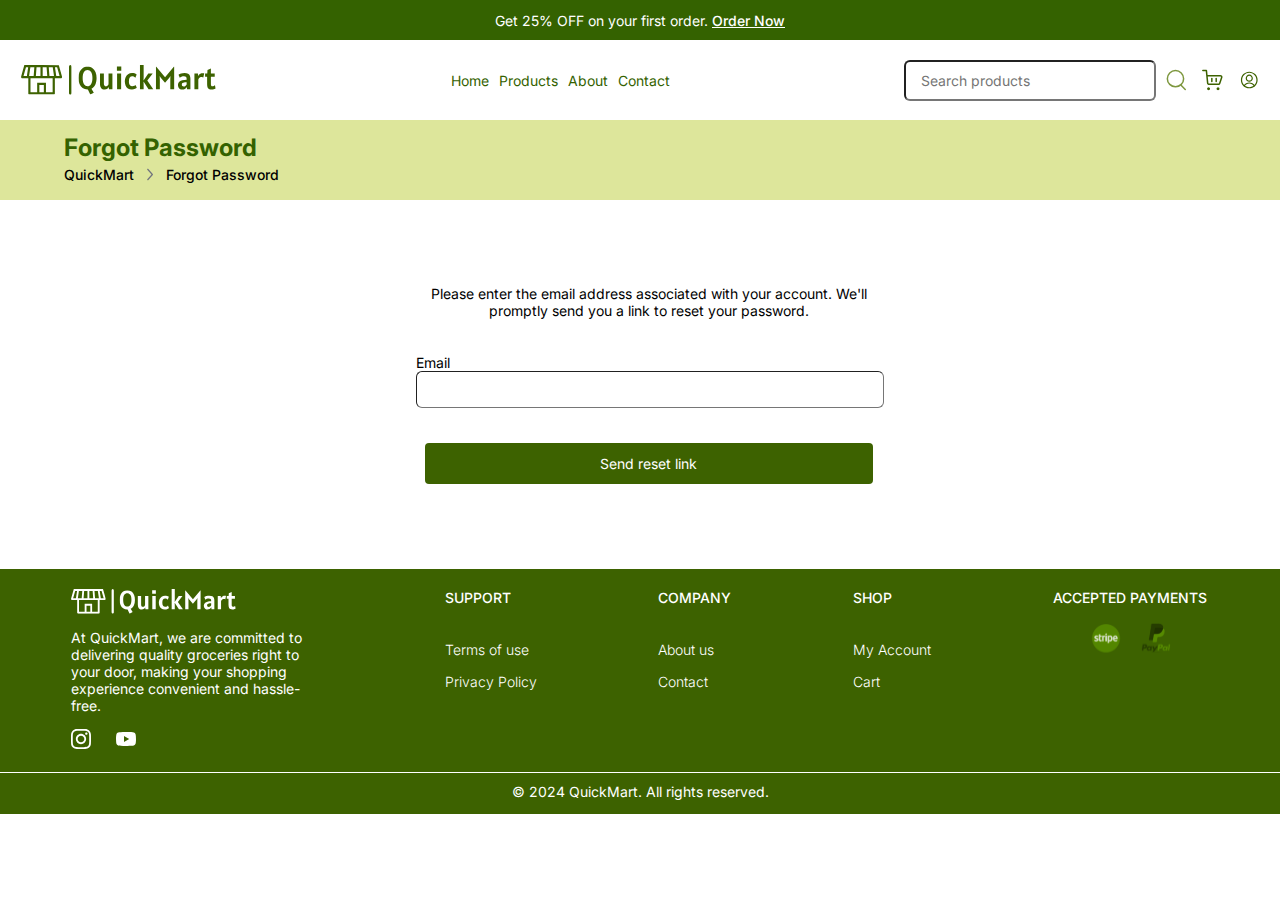
<file: forgotPassword.html>
<!DOCTYPE html>
<html lang="en">
    <head>
        <meta charset="UTF-8">
        <meta name="viewport" content="width=device-width, initial-scale=1.0">
        <title>QuickMart</title>
        <link rel="stylesheet" href="common.css">
        <link rel="stylesheet" href="forgotPassword.css">
        <link rel="icon" type="image/svg+xml" href="icons/quickmartWebIcon.svg">
        <link
            href="https://fonts.googleapis.com/css2?family=Inter:wght@400;500;700&display=swap"
            rel="stylesheet"
        />

    </head>
    <body>

        <div class="header">
            <p>Get 25% OFF on your first order. 
            <a href="products.html">Order Now</a></p>
        </div>

        <div class="navbar">
            <img id="QMLogo" src="icons/quickmartLogo1.svg" onclick="goToHome()">

            <div class="navMenu">
                <img id="navIcon" src="icons/dropdownMenu.svg" alt="menu" style="cursor: pointer;">
            

                <div class="navLinks">
                    <a href="index.html">Home</a>
                    <a href="products.html"> Products </a>
                    <a href="aboutus.html">About</a>
                    <a href="contact.html">Contact</a>
                </div>
            </div>

            <div class="navLinks2">
                <div id="searchbar"><input placeholder="Search products"><img src="icons/searchIcon.svg"></div>

                <a href="cart.html"><img src="icons/cart.svg"></a>
                <div class="userLogin">
                
                    <a href="myAccount.html"><img src="icons/User.svg"></a>

                    
                    <div class="loginSignup">
                        <a href="login.html">Login</a>
                        <a href="signup.html">Sign Up</a>
                    </div>

                </div>

            </div>

        </div>

        <div id="pagePath">
            <p id="currentPage">Forgot Password</p>
            <p id="path">QuickMart <img src="icons/ChevronRight.svg" />Forgot Password</p>
        </div>
    
        <div id="forgotpass">

            <div class="group2">
                <p>Please enter the email address associated with your account. We'll promptly send you a link to reset your password.</p>
            </div>
        
            <div class="inputGroup">
                <p>Email</p>
                <input id="emailID">
            </div>

            <div class="group2">
                
                <button>Send reset link</button>

            </div>

        </div>

        <div id="footer" style="background-color: #3d6200">
            <div id="sections">
                <div id="section1">
                    
                    <img src="icons/quickmartLogo.svg" style="height: 25px; align-self: flex-start;" />
                    
                    <p>
                        At QuickMart, we are committed to delivering quality groceries right to your door, making your shopping experience convenient and hassle-free.
                    </p>
                    <div id="socials">
                        <a href="https://www.instagram.com/">
                            <img src="icons/instagram.svg" />
                        </a>

                        <a href="https://www.youtube.com/">
                            <img src="icons/youtube.svg" />
                        </a>
                    </div>
                </div>
        
                <div class="linksSection">
                    <p>SUPPORT</p>
                    
                    <a href="termsOfUse.html">Terms of use</a>
                    <a href="privacyPolicy.html">Privacy Policy</a>
                </div>
        
                <div class="linksSection">
                <p>COMPANY</p>
                
                <a href="aboutus.html">About us</a>
                <a href="contact.html">Contact</a>
                
                </div>
        
                <div class="linksSection">
                    <p>SHOP</p>
                
                    <a href="myAccount.html">My Account</a>
                    <a href="cart.html">Cart</a>
                
                </div>
        
                <div id="paymentSection">
                    <p>ACCEPTED PAYMENTS</p>
                    <img src="icons/payments.svg" />
                </div>

            </div>
    
            <footer>
                © 2024 QuickMart. All rights reserved.
            <footer>

        </div>

        <script src="common.js"></script>
    </body>
</html>
</file>
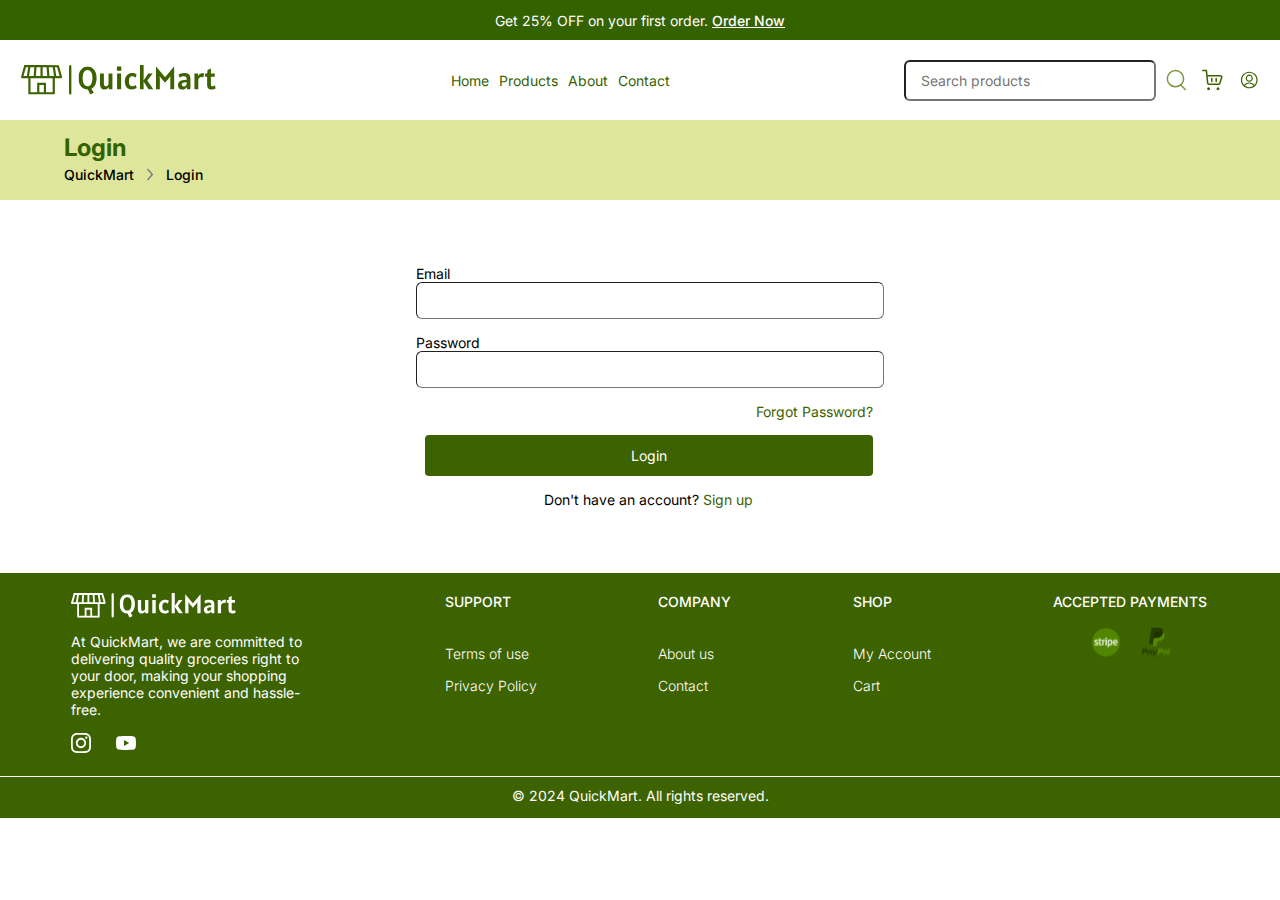
<file: login.html>
<!DOCTYPE html>
<html lang="en">
    <head>
        <meta charset="UTF-8">
        <meta name="viewport" content="width=device-width, initial-scale=1.0">
        <title>QuickMart</title>
        <link rel="stylesheet" href="common.css">
        <link rel="stylesheet" href="login.css">
        <link rel="icon" type="image/svg+xml" href="icons/quickmartWebIcon.svg">
        <link
            href="https://fonts.googleapis.com/css2?family=Inter:wght@400;500;700&display=swap"
            rel="stylesheet"
        />

    </head>
    <body>

        <div class="header">
            <p>Get 25% OFF on your first order. 
            <a href="products.html">Order Now</a></p>
        </div>

        <div class="navbar">
            <img id="QMLogo" src="icons/quickmartLogo1.svg" onclick="goToHome()">

            <div class="navMenu">
                <img id="navIcon" src="icons/dropdownMenu.svg" alt="menu" style="cursor: pointer;">
            

                <div class="navLinks">
                    <a href="index.html">Home</a>
                    <a href="products.html"> Products </a>
                    <a href="aboutus.html">About</a>
                    <a href="contact.html">Contact</a>
                </div>
            </div>

            <div class="navLinks2">
                <div id="searchbar"><input placeholder="Search products"><img src="icons/searchIcon.svg"></div>

                <a href="cart.html"><img src="icons/cart.svg"></a>

                <div class="userLogin">
                
                    <a href="myAccount.html"><img src="icons/User.svg"></a>

                    
                    <div class="loginSignup">
                        <a href="login.html">Login</a>
                        <a href="signup.html">Sign Up</a>
                    </div>

                </div>

            </div>

        </div>

        <div id="pagePath">
            <p id="currentPage">Login</p>
            <p id="path">QuickMart <img src="icons/ChevronRight.svg" /> Login</p>
        </div>
    
        
        <div id="loginCredentials">
        
            <div class="inputGroup">
                <p>Email</p>
                <input id="emailID">
            </div>
            
            <div class="inputGroup">
                <p>Password</p>
                <input type="password" id="emailPW">
            </div>

            <div class="group2">

                <a id= forgotpw href="forgotPassword.html">Forgot Password?</a>
                
                <button>Login</button>
                
                <p>Don't have an account? <a href="signup.html"> Sign up </a></p>
            </div>

        </div>
        
        
        <div id="footer" style="background-color: #3d6200">
            <div id="sections">
                <div id="section1">
                    
                    <img src="icons/quickmartLogo.svg" style="height: 25px; align-self: flex-start;" />
                    
                    <p>
                        At QuickMart, we are committed to delivering quality groceries right to your door, making your shopping experience convenient and hassle-free.
                    </p>
                    <div id="socials">
                        <a href="https://www.instagram.com/">
                            <img src="icons/instagram.svg" />
                        </a>

                        <a href="https://www.youtube.com/">
                            <img src="icons/youtube.svg" />
                        </a>
                    </div>
                </div>
        
                <div class="linksSection">
                    <p>SUPPORT</p>
                    
                    <a href="termsOfUse.html">Terms of use</a>
                    <a href="privacyPolicy.html">Privacy Policy</a>
                </div>
        
                <div class="linksSection">
                <p>COMPANY</p>
                
                <a href="aboutus.html">About us</a>
                <a href="contact.html">Contact</a>
                
                </div>
        
                <div class="linksSection">
                    <p>SHOP</p>
                
                    <a href="myAccount.html">My Account</a>
                    <a href="cart.html">Cart</a>
                
                </div>
        
                <div id="paymentSection">
                    <p>ACCEPTED PAYMENTS</p>
                    <img src="icons/payments.svg" />
                </div>

            </div>
    
            <footer>
                © 2024 QuickMart. All rights reserved.
            <footer>

        </div>

        <script src="common.js"></script>
    </body>
</html>
</file>
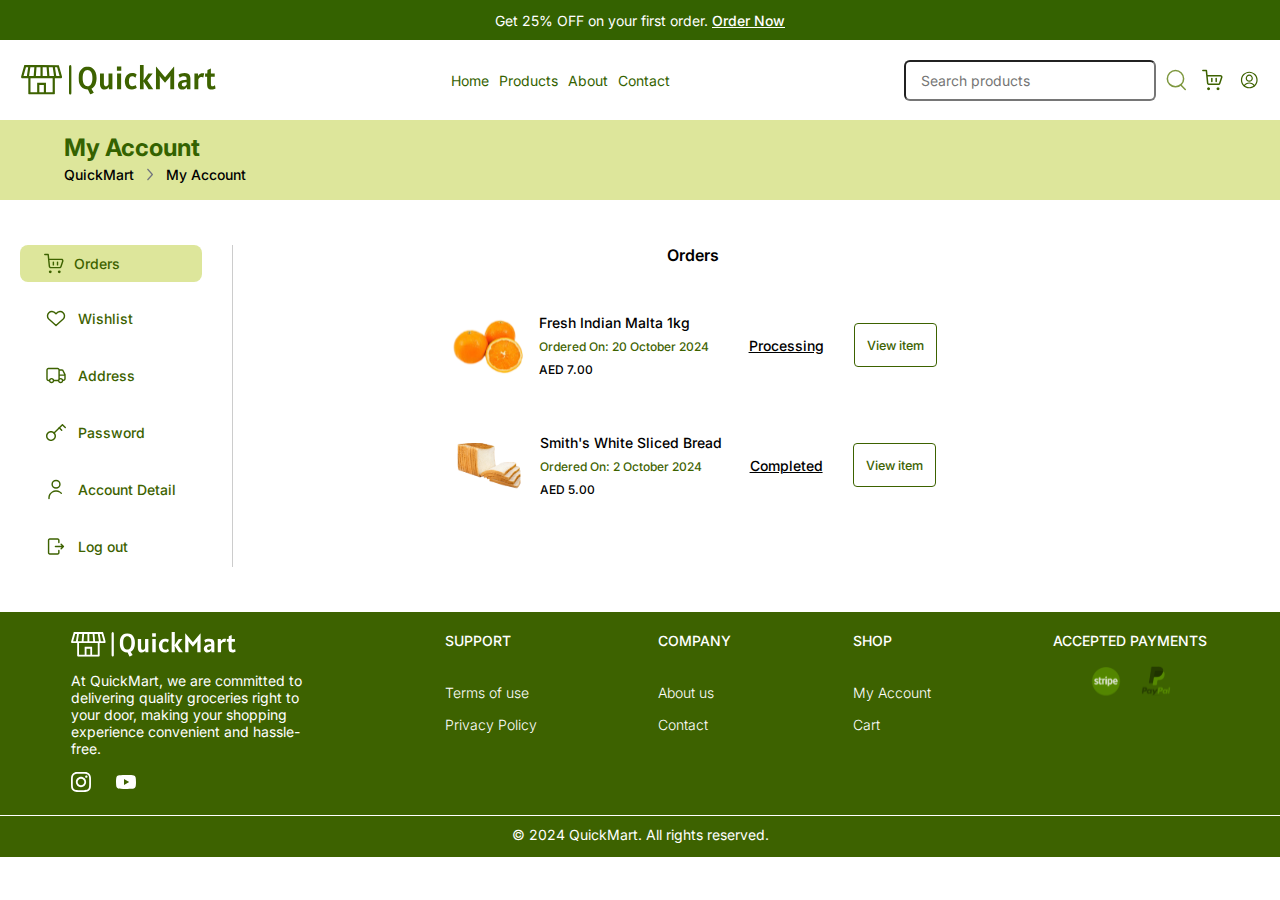
<file: myAccount.html>
<!DOCTYPE html>
<html lang="en">
    <head>
        <meta charset="UTF-8">
        <meta name="viewport" content="width=device-width, initial-scale=1.0">
        <title>QuickMart</title>
        <link rel="stylesheet" href="common.css">
        <link rel="stylesheet" href="myAccount.css">
        <link rel="icon" type="image/svg+xml" href="icons/quickmartWebIcon.svg">
        <link
            href="https://fonts.googleapis.com/css2?family=Inter:wght@400;500;700&display=swap"
            rel="stylesheet"
        />

    </head>
    <body>

        <div class="header">
            <p>Get 25% OFF on your first order. 
            <a href="products.html">Order Now</a></p>
        </div>

        <div class="navbar">
            <img id="QMLogo" src="icons/quickmartLogo1.svg" onclick="goToHome()">

            <div class="navMenu">
                <img id="navIcon" src="icons/dropdownMenu.svg" alt="menu" style="cursor: pointer;">
            

                <div class="navLinks">
                    <a href="index.html">Home</a>
                    <a href="products.html"> Products </a>
                    <a href="aboutus.html">About</a>
                    <a href="contact.html">Contact</a>
                </div>
            </div>

            <div class="navLinks2">
                <div id="searchbar"><input placeholder="Search products"><img src="icons/searchIcon.svg"></div>

                <a href="cart.html"><img src="icons/cart.svg"></a>
                <div class="userLogin">
                
                    <a href="myAccount.html"><img src="icons/User.svg"></a>

                    
                    <div class="loginSignup">
                        <a href="login.html">Login</a>
                        <a href="signup.html">Sign Up</a>
                    </div>

                </div>

            </div>

        </div>

        <div id="pagePath">
            <p id="currentPage">My Account</p>
            <p id="path">QuickMart <img src="icons/ChevronRight.svg" />My Account</p>
        </div>
    
        <div id="myAccountBox">
            <div id="accountNavigation">
                
                <div id="showOrder" class="sidebar">
                    <img src="icons/cart.svg" alt="cart icon">
                    <p>Orders</p>
                </div>

                <div id="showWishlist" class="sidebar">
                    <img src="icons/wishlistIcon.svg" alt="wishlist heart icon">
                    <p>Wishlist</p>
                </div>

                <div id="showAddress" class="sidebar">
                    <img src="icons/addressIcon.svg" alt="truck icon">
                    <p>Address</p>
                </div>

                <div id="showPassword" class="sidebar">
                    <img src="icons/passwordIcon.svg" alt="key icon">
                    <p>Password</p>
                </div>

                <div id="showAccDetails" class="sidebar">
                    <img src="icons/accDetailIcon.svg" alt="user icon">
                    <p>Account Detail</p>
                </div>

                <div id="showLogout" class="sidebar">
                    <img src="icons/logoutIcon.svg" alt="log out icon">
                    <p>Log out</p>
                </div>

            </div>

            <!-- when there are zero orders, i.e, an empty account -->
            <div id="zeroOrders">
                <img src="icons/noOrders.svg">
                <p>Your order history is waiting to be filled.</p>
                <a href="products.html">Start Shopping</a>
            </div>

            <!-- shipping address of user  -->
            <div id="address">

                <div class="sectionSelected">Shipping Address</div>

                <div class="group">

                    <div>
                        <p>Flat No.</p>
                        <input>
                    </div>

                    <div>
                        <p>Building Name</p>
                        <input>
                    </div>
                
                </div>

                <div class="group">

                    <div>
                        <p>Street Name</p>
                        <input>
                    </div>

                    <div>
                        <p>Nearest Landmark</p>
                        <input>
                    </div>

                </div>

                <div class="group">

                    <div>
                        <p>City/Province</p>
                        <input>
                    </div>

                    <div>
                        <p>Emirate</p>
                        <input>
                    </div>

                </div>

                <button>Save Changes</button>

            </div>

            <!-- account details of user -->
            <div id="accountDetails">

                <div class="sectionSelected">
                    Account Details
                </div>

                <div class="group">

                    <div>
                        <p>Full Name</p>
                        <input>
                    </div>

                    <div>
                        <p>Email</p>
                        <input>
                    </div>

                </div>

                <button> Save Changes </button>

            </div>

            <!-- changing password of user -->
            <div id="changePass">

                <div class="sectionSelected">Change Password</div>

                <div class="group">

                    <div>
                        <p>New Password</p>
                        <input type="password">
                    </div>

                    <div>
                        <p>Confirm Password</p>
                        <input type="password">
                    </div>

                </div>

                <button> Change password </button>

            </div>

            <!-- order section, when there are non-zero orders -->
            <div id="orders">

                <div class="sectionSelected">Orders</div>

                <div class="order">
                    <img class="itemPicture" src="products/freshIndianMalta1kg.svg">

                    <div class="orderDetails">
                        <p class="productName">Fresh Indian Malta 1kg</p>
                        <p class="dateOrdered">
                            Ordered On: 20 October 2024
                        </p>
                        <p class="productPrice">
                            AED 7.00
                        </p>
                    </div>

                    <div class="itemStatus">
                        <p class="orderStatus">Processing</p>

                        <button class="viewItem" onclick="showProduct('product9')">View item</button>
                    </div>

                </div>

                <div class="order">
                    <img class="itemPicture" src="products/smith'sWhiteSlicedBread500g.svg">

                    <div class="orderDetails">
                        <p class="productName">Smith's White Sliced Bread</p>
                        <p class="dateOrdered">
                            Ordered On: 2 October 2024
                        </p>
                        <p class="productPrice">
                            AED 5.00
                        </p>
                    </div>

                    <div class="itemStatus">

                        <p class="orderStatus">
                            Completed
                        </p>

                        <button class="viewItem" onclick="showProduct('product1')">
                            View item
                        </button>
                    </div>

                </div>

            </div>

            <!-- wishlist -->
            <div id="wishlist">

                <div class="sectionSelected">Wishlist</div>

                <div class="wishlistItem">
                    <img class="itemPicture" src="products/freshIndianMalta1kg.svg">

                    <div class="itemDetails">
                        <p class="productName">Fresh Indian Malta 1kg</p>
                        <p class="dateAdded">
                            Added on: 20 October 2024
                        </p>
                        <p class="productPrice">
                            AED 7.00
                        </p>
                    </div>

                    <div class="itemStatus">
                        <p class="removeItem">Remove item</p>

                        <button class="addToCart">Add to cart</button>
                    </div>

                </div>

                <div class="wishlistItem">
                    <img class="itemPicture" src="products/smith'sWhiteSlicedBread500g.svg">

                    <div class="itemDetails">
                        <p class="productName">Smith's White Sliced Bread</p>
                        <p class="dateAdded">
                            Added On: 2 October 2024
                        </p>
                        <p class="productPrice">
                            AED 5.00
                        </p>
                    </div>

                    <div class="itemStatus">

                        <p class="removeItem">
                            Remove Item
                        </p>

                        <button class="addToCart">
                            Add to cart
                        </button>
                    </div>

                </div>

            </div>

        </div>

        <div id="footer" style="background-color: #3d6200">
            <div id="sections">
                <div id="section1">
                    
                    <img src="icons/quickmartLogo.svg" style="height: 25px; align-self: flex-start;" />
                    
                    <p>
                        At QuickMart, we are committed to delivering quality groceries right to your door, making your shopping experience convenient and hassle-free.
                    </p>
                    <div id="socials">
                        <a href="https://www.instagram.com/">
                            <img src="icons/instagram.svg" />
                        </a>

                        <a href="https://www.youtube.com/">
                            <img src="icons/youtube.svg" />
                        </a>
                    </div>
                </div>
        
                <div class="linksSection">
                    <p>SUPPORT</p>
                    
                    <a href="termsOfUse.html">Terms of use</a>
                    <a href="privacyPolicy.html">Privacy Policy</a>
                </div>
        
                <div class="linksSection">
                <p>COMPANY</p>
                
                <a href="aboutus.html">About us</a>
                <a href="contact.html">Contact</a>
                
                </div>
        
                <div class="linksSection">
                    <p>SHOP</p>
                
                    <a href="myAccount.html">My Account</a>
                    <a href="cart.html">Cart</a>
                
                </div>
        
                <div id="paymentSection">
                    <p>ACCEPTED PAYMENTS</p>
                    <img src="icons/payments.svg" />
                </div>

            </div>
    
            <footer>
                © 2024 QuickMart. All rights reserved.
            <footer>

        </div>

    
        <script src="myAccount.js"></script>
        <script src="common.js"></script>
        
    </body>
</html>
</file>
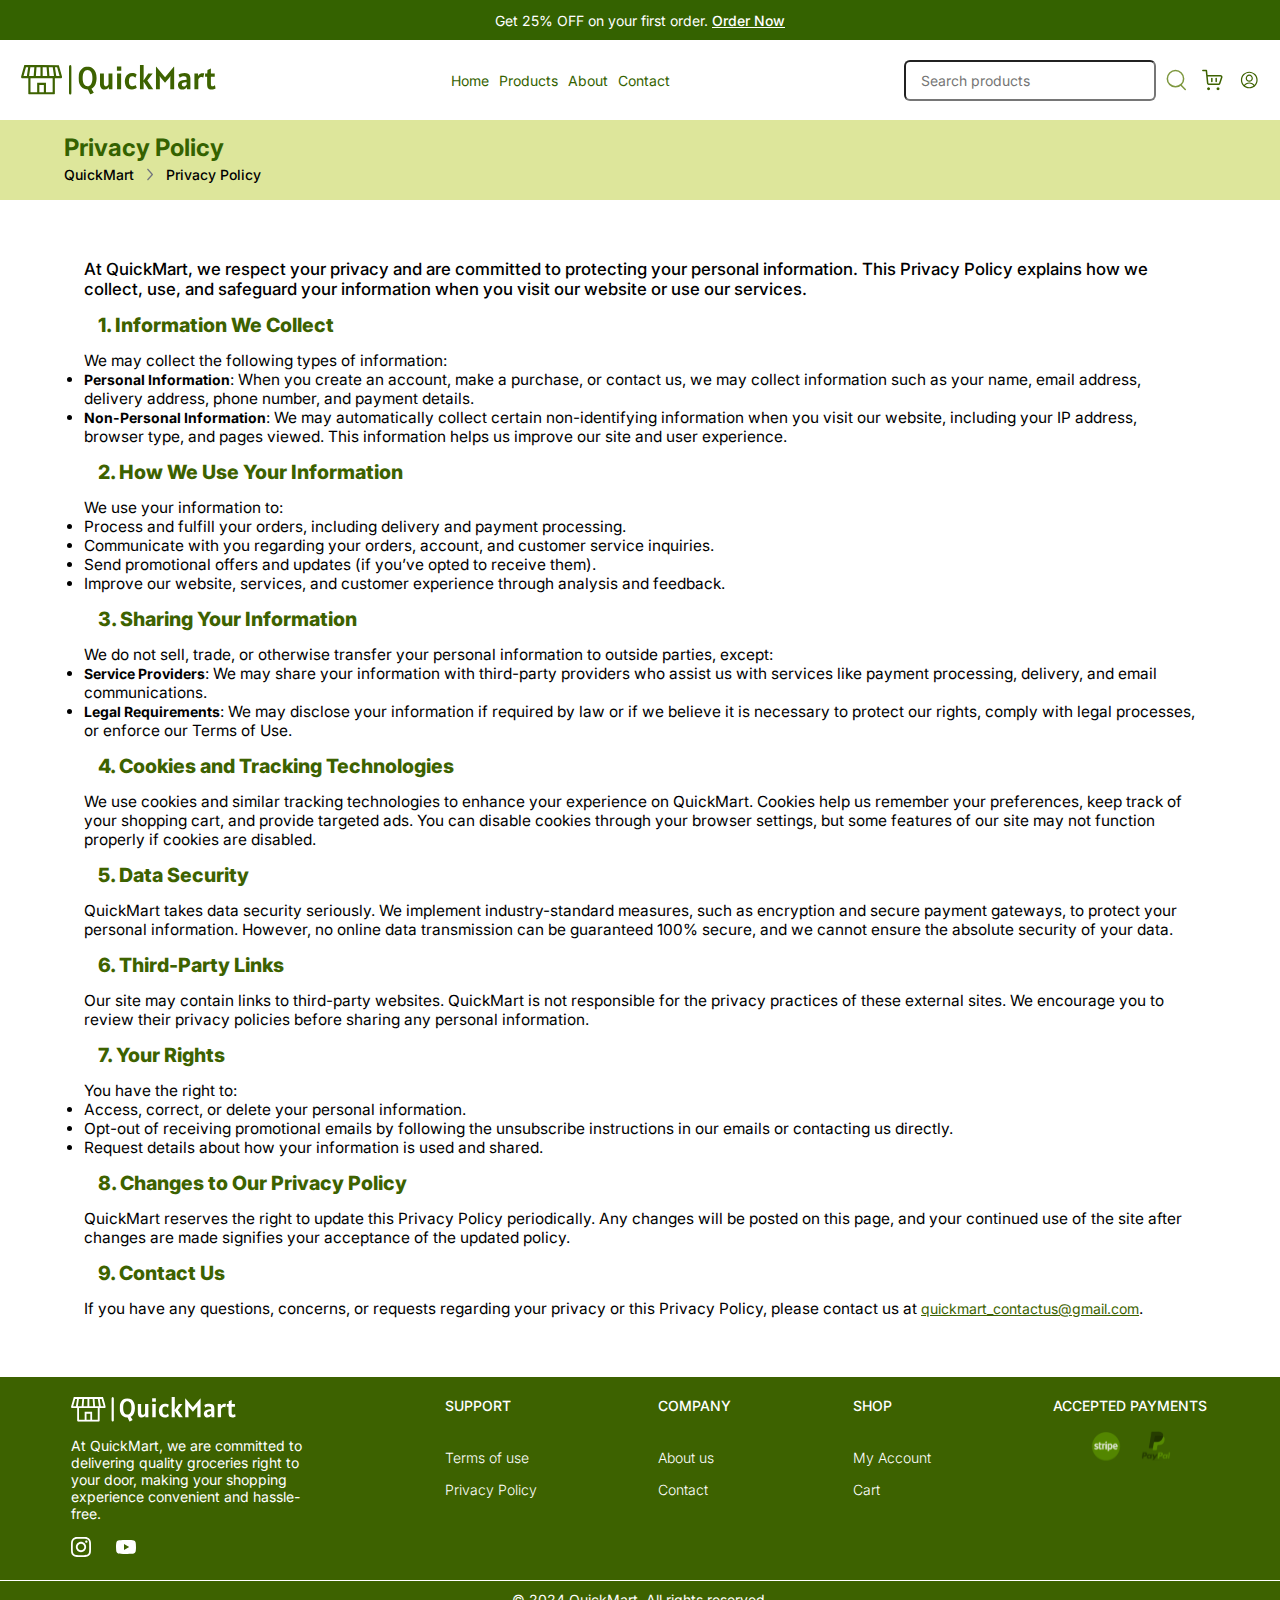
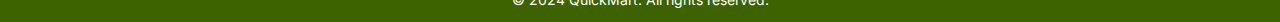
<file: privacyPolicy.html>
<!DOCTYPE html>
<html lang="en">
    <head>
        <meta charset="UTF-8">
        <meta name="viewport" content="width=device-width, initial-scale=1.0">
        <title>QuickMart</title>
        <link rel="stylesheet" href="common.css">
        <link rel="stylesheet" href="termsOfUse.css">
        <link rel="icon" type="image/svg+xml" href="icons/quickmartWebIcon.svg">
        <link
            href="https://fonts.googleapis.com/css2?family=Inter:wght@400;500;700&display=swap"
            rel="stylesheet"
        />

    </head>
    <body>

        <div class="header">
            <p>Get 25% OFF on your first order. 
            <a href="products.html">Order Now</a></p>
        </div>

        <div class="navbar">
            <img id="QMLogo" src="icons/quickmartLogo1.svg" onclick="goToHome()">

            <div class="navMenu">
                <img id="navIcon" src="icons/dropdownMenu.svg" alt="menu" style="cursor: pointer;">
            

                <div class="navLinks">
                    <a href="index.html">Home</a>
                    <a href="products.html"> Products </a>
                    <a href="aboutus.html">About</a>
                    <a href="contact.html">Contact</a>
                </div>
            </div>

            <div class="navLinks2">
                <div id="searchbar"><input placeholder="Search products"><img src="icons/searchIcon.svg"></div>

                <a href="cart.html"><img src="icons/cart.svg"></a>
                <div class="userLogin">
                
                    <a href="myAccount.html"><img src="icons/User.svg"></a>

                    
                    <div class="loginSignup">
                        <a href="login.html">Login</a>
                        <a href="signup.html">Sign Up</a>
                    </div>

                </div>

            </div>

        </div>

        <div id="pagePath">
            <p id="currentPage">Privacy Policy</p>
            <p id="path">QuickMart <img src="icons/ChevronRight.svg" />Privacy Policy</p>
        </div>
    
        <div id="privacyPolicy">
        
            <p class="texth1">At QuickMart, we respect your privacy and are committed to protecting your personal information. This Privacy Policy explains how we collect, use, and safeguard your information when you visit our website or use our services.</p>
        
            <h2 class="h2">1. Information We Collect</h2>
            <p class="text">We may collect the following types of information:</p>
            <ul class="text">
                <li><strong>Personal Information</strong>: When you create an account, make a purchase, or contact us, we may collect information such as your name, email address, delivery address, phone number, and payment details.</li>
                <li><strong>Non-Personal Information</strong>: We may automatically collect certain non-identifying information when you visit our website, including your IP address, browser type, and pages viewed. This information helps us improve our site and user experience.</li>
            </ul>
        
            <h2 class="h2">2. How We Use Your Information</h2>
            <p class="text">We use your information to:</p>
            <ul class="text">
                <li>Process and fulfill your orders, including delivery and payment processing.</li>
                <li>Communicate with you regarding your orders, account, and customer service inquiries.</li>
                <li>Send promotional offers and updates (if you’ve opted to receive them).</li>
                <li>Improve our website, services, and customer experience through analysis and feedback.</li>
            </ul>
        
            <h2 class="h2">3. Sharing Your Information</h2>
            <p class="text">We do not sell, trade, or otherwise transfer your personal information to outside parties, except:</p>
            <ul class="text">
                <li><strong>Service Providers</strong>: We may share your information with third-party providers who assist us with services like payment processing, delivery, and email communications.</li>
                <li><strong>Legal Requirements</strong>: We may disclose your information if required by law or if we believe it is necessary to protect our rights, comply with legal processes, or enforce our Terms of Use.</li>
            </ul>
        
            <h2 class="h2">4. Cookies and Tracking Technologies</h2>
            <p class="text">We use cookies and similar tracking technologies to enhance your experience on QuickMart. Cookies help us remember your preferences, keep track of your shopping cart, and provide targeted ads. You can disable cookies through your browser settings, but some features of our site may not function properly if cookies are disabled.</p>
        
            <h2 class="h2">5. Data Security</h2>
            <p class="text">QuickMart takes data security seriously. We implement industry-standard measures, such as encryption and secure payment gateways, to protect your personal information. However, no online data transmission can be guaranteed 100% secure, and we cannot ensure the absolute security of your data.</p>
        
            <h2 class="h2">6. Third-Party Links</h2>
            <p class="text">Our site may contain links to third-party websites. QuickMart is not responsible for the privacy practices of these external sites. We encourage you to review their privacy policies before sharing any personal information.</p>
        
            <h2 class="h2">7. Your Rights</h2>
            <p class="text">You have the right to:</p>
            <ul class="text">
                <li>Access, correct, or delete your personal information.</li>
                <li>Opt-out of receiving promotional emails by following the unsubscribe instructions in our emails or contacting us directly.</li>
                <li>Request details about how your information is used and shared.</li>
            </ul>
        
            <h2 class="h2">8. Changes to Our Privacy Policy</h2>
            <p class="text">QuickMart reserves the right to update this Privacy Policy periodically. Any changes will be posted on this page, and your continued use of the site after changes are made signifies your acceptance of the updated policy.</p>
        
            <h2 class="h2">9. Contact Us</h2>
            <p class="text">If you have any questions, concerns, or requests regarding your privacy or this Privacy Policy, please contact us at <a href="mailto:quickmart_contactus@gmail.com" style="color: #3d6200;">quickmart_contactus@gmail.com</a>.</p>
        </div>
        






        <div id="footer" style="background-color: #3d6200">
            <div id="sections">
                <div id="section1">
                    
                    <img src="icons/quickmartLogo.svg" style="height: 25px; align-self: flex-start;" />
                    
                    <p>
                        At QuickMart, we are committed to delivering quality groceries right to your door, making your shopping experience convenient and hassle-free.
                    </p>
                    <div id="socials">
                        <a href="https://www.instagram.com/">
                            <img src="icons/instagram.svg" />
                        </a>

                        <a href="https://www.youtube.com/">
                            <img src="icons/youtube.svg" />
                        </a>
                    </div>
                </div>
        
                <div class="linksSection">
                    <p>SUPPORT</p>
                    
                    <a href="termsOfUse.html">Terms of use</a>
                    <a href="privacyPolicy.html">Privacy Policy</a>
                </div>
        
                <div class="linksSection">
                <p>COMPANY</p>
                
                <a href="aboutus.html">About us</a>
                <a href="contact.html">Contact</a>
                
                </div>
        
                <div class="linksSection">
                    <p>SHOP</p>
                
                    <a href="myAccount.html">My Account</a>
                    <a href="cart.html">Cart</a>
                
                </div>
        
                <div id="paymentSection">
                    <p>ACCEPTED PAYMENTS</p>
                    <img src="icons/payments.svg" />
                </div>

            </div>
    
            <footer>
                © 2024 QuickMart. All rights reserved.
            <footer>

        </div>

        <script src="common.js"></script>
    </body>
</html>
</file>
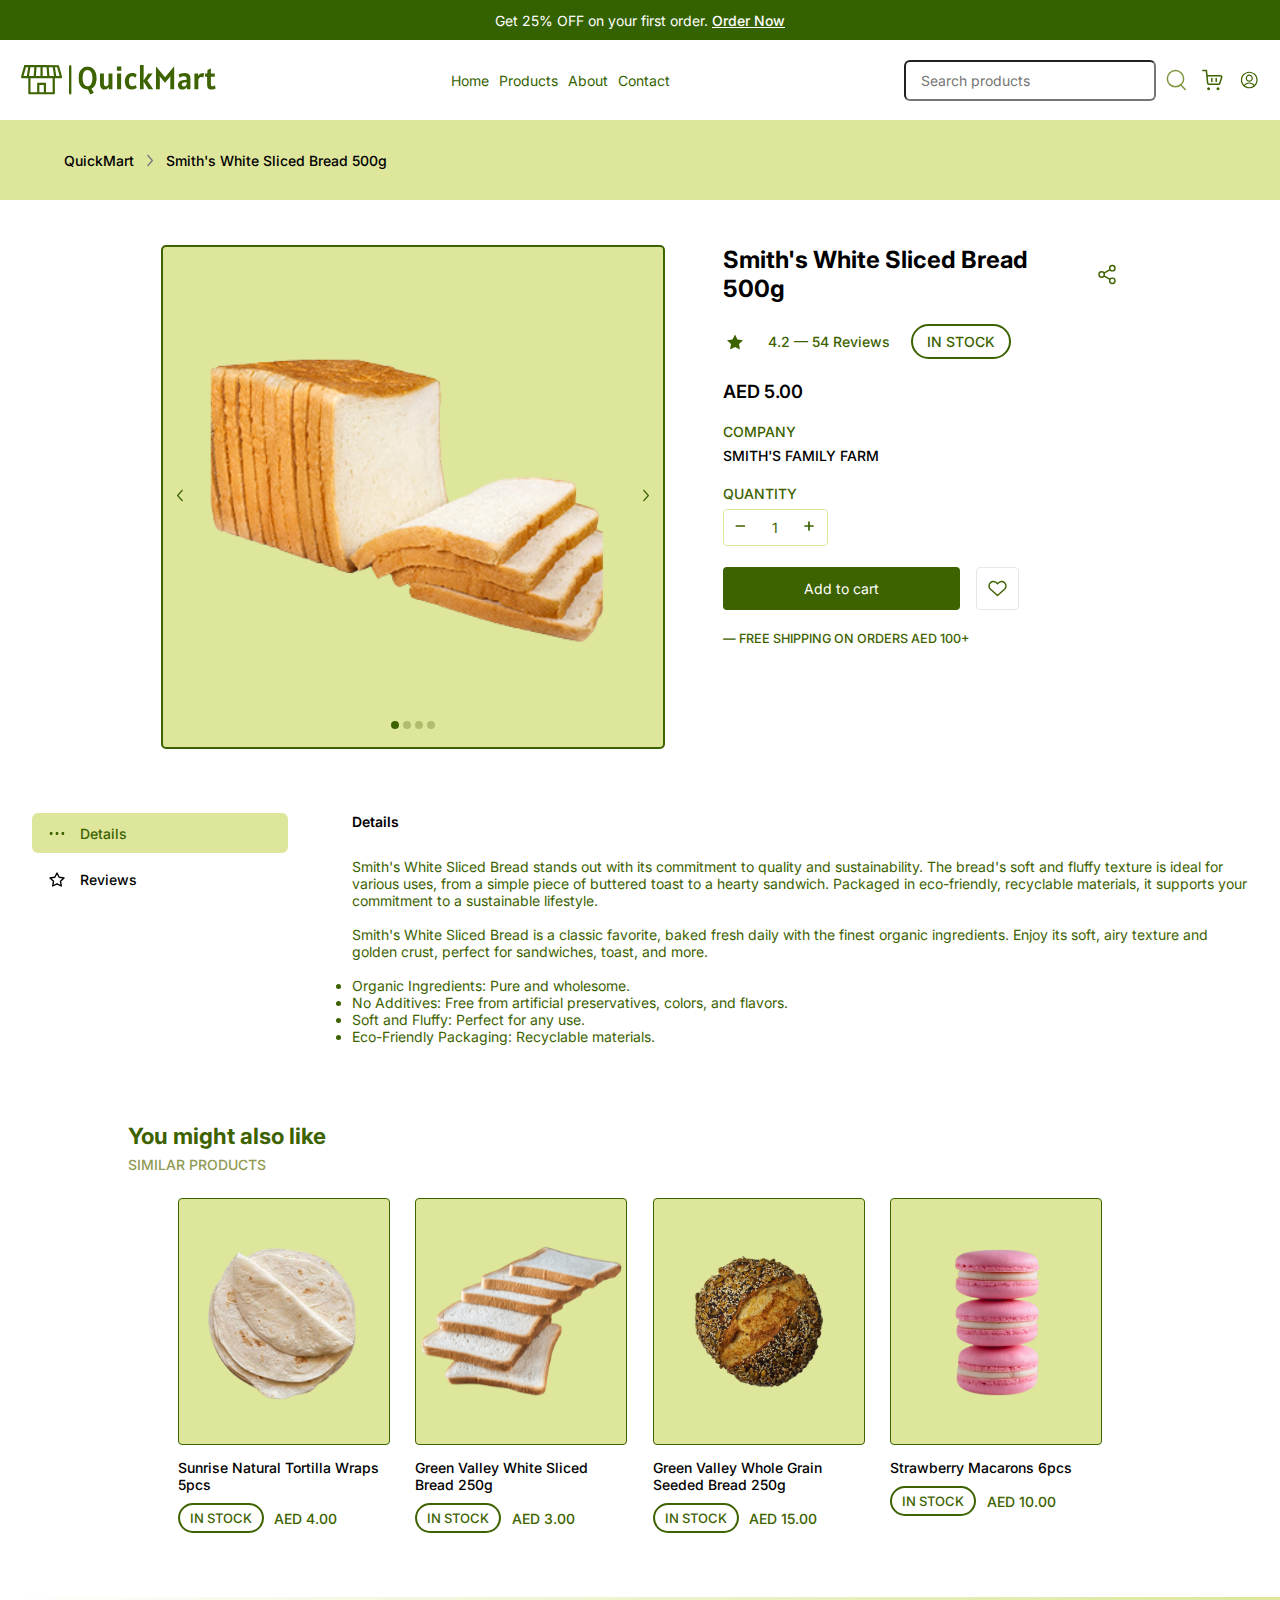
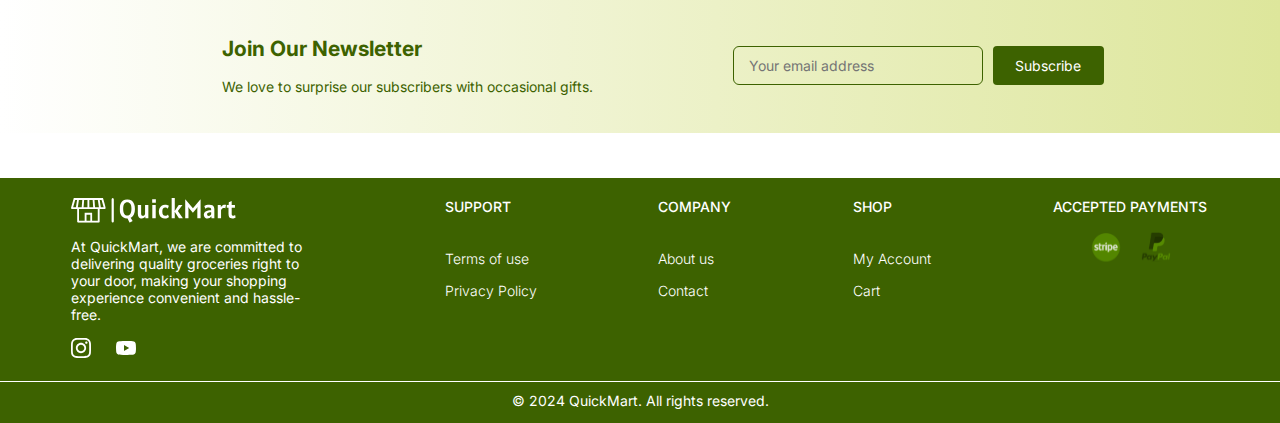
<file: productDescription.html>
<!DOCTYPE html>
<html lang="en">
    <head>
        <meta charset="UTF-8">
        <meta name="viewport" content="width=device-width, initial-scale=1.0">
        <title>QuickMart</title>
        <link rel="stylesheet" href="common.css">
        <link rel="stylesheet" href="productDescription.css">
        <link rel="icon" type="image/svg+xml" href="icons/quickmartWebIcon.svg">
        <link
            href="https://fonts.googleapis.com/css2?family=Inter:wght@400;500;700&display=swap"
            rel="stylesheet"
        />

    </head>
    <body>

        <div class="header">
            <p>Get 25% OFF on your first order. 
            <a href="products.html">Order Now</a></p>
        </div>

        <div class="navbar">
            <img id="QMLogo" src="icons/quickmartLogo1.svg" onclick="goToHome()">

            <div class="navMenu">
                <img id="navIcon" src="icons/dropdownMenu.svg" alt="menu" style="cursor: pointer;">
            

                <div class="navLinks">
                    <a href="index.html">Home</a>
                    <a href="products.html"> Products </a>
                    <a href="aboutus.html">About</a>
                    <a href="contact.html">Contact</a>
                </div>
            </div>

            <div class="navLinks2">
                <div id="searchbar"><input placeholder="Search products"><img src="icons/searchIcon.svg"></div>

                <a href="cart.html"><img src="icons/cart.svg"></a>
                <div class="userLogin">
                
                    <a href="myAccount.html"><img src="icons/User.svg"></a>

                    
                    <div class="loginSignup">
                        <a href="login.html">Login</a>
                        <a href="signup.html">Sign Up</a>
                    </div>

                </div>

            </div>

        </div>

        <div id="pagePath">
            <p id="path">QuickMart <img src="icons/ChevronRight.svg" /> Smith's White Sliced Bread 500g</p>
        </div>

        <div id="productBox">

            <div class="productDisplay">
                <div class="dotsDisplay">
                    <img class="dot" src="icons/Dot.svg">
                    <img class="dot" src="icons/Dot.svg">
                    <img class="dot" src="icons/Dot.svg">
                    <img class="dot" src="icons/Dot.svg">
                </div>
                <div class="productSlides" id="productImages">
                    <img class="slide" id="img1" src="products/smith'sWhiteSlicedBread500g.svg" alt="image1">
                    <img class="slide" id="img2" src="products/smith'sWhiteSlicedBread500g2.svg"  alt="image2">
                    <img class="slide" id="img3" src="products/smith'sWhiteSlicedBread500g3.svg" alt="image3">
                    <img class="slide" id="img4" src="products/smith'sWhiteSlicedBread500g4.svg" alt="image4">
                </div>
                
                <button class="prev" onclick="prevSlide()"> <img src="icons/ChevronLeft.svg"> </button>
                <button class="next" onclick="nextSlide()"> <img src="icons/greenChevronRight.svg"> </button>
    
            </div>

            <div class="productInfo">
                <div id="line1">
                    <p id="productName">Smith's White Sliced Bread 500g</p>
                    <img src="icons/share.svg" alt="share button" onclick="openShareBox()">
                </div>

                <div id="line2">
                    <img src="icons/star.svg">
                    4.2 — 54 Reviews
                    <div id="stockStatus">
                        IN STOCK
                    </div>
                </div>

                <div id="line3">
                    AED 5.00
                </div>

                <div id="line4">
                    <p class="infoLabel">
                        COMPANY
                    </p>
                    <p> SMITH'S FAMILY FARM </p>
                </div>

                <div id="line5">
                    <p class="infoLabel">
                        QUANTITY
                    </p>

                    <div class="quantitySelection">
                        <button class="minus">
                            <img src="icons/minusSign.svg">
                        </button>
                        <div class="quantity"> 1 </div>
                        <button class="plus">
                            <img src="icons/plusSign.svg">
                        </button>
                    </div>
                </div>

                <div id="line6">
                    <button id="addToCart" onclick="openCartSidebar()">
                        Add to cart
                    </button>
                    <img id="heartIcon" src="icons/heart.svg">
                </div>

                <div id="line7">
                    — FREE SHIPPING ON ORDERS AED 100+ 
                </div>


            </div>
            

        </div>

        <div id="detailsNreviews">

            <div id="tabs">
                <div id="details">
                    <img id="detailIcon" src="icons/greenMore.svg">
                    Details
                </div>

                <div id="reviews">
                    <img id="reviewIcon" src="icons/blackEmptyStar.svg">
                    Reviews
                </div>

            </div>

            <div id="detailTab">
                <div class="tabName">
                    Details
                </div>
                <div id="productDescription">
                    Smith's White Sliced Bread stands out with its commitment to quality and sustainability. The bread's soft and fluffy texture is ideal for various uses, from a simple piece of buttered toast to a hearty sandwich. Packaged in eco-friendly, recyclable materials, it supports your commitment to a sustainable lifestyle.
                    <br><br>
                    Smith's White Sliced Bread is a classic favorite, baked fresh daily with the finest organic ingredients. Enjoy its soft, airy texture and golden crust, perfect for sandwiches, toast, and more.
                    <br><br>
                        <li> Organic Ingredients: Pure and wholesome.</li>
                        <li> No Additives: Free from artificial preservatives, colors, and flavors.</li>
                        <li>Soft and Fluffy: Perfect for any use.</li>
                        <li>Eco-Friendly Packaging: Recyclable materials.</li>

                </div>
            </div>

            <div id="reviewTab">
                <div class="tabName">
                    Reviews
                </div>
                <div id="ratingNreview">
                    <div id="rating">4.2</div>
                    <div id="numReviews">— 54 reviews</div>
                </div>
                <button onclick="openReviewBox()"> Write a review </button>
                

                <div class="sortByDropdown">
                    <div id="sortby">
                        SORT BY
                        <img src="icons/ChevronDown.svg">
                    </div>

                    <div class="dropdownRevs">
                        <div>Latest</div>
                        <div>Oldest</div>
                        <div>Highest Rated</div>
                        <div>Lowest Rated</div>
                    </div>

                </div>

                <div id="reviewBox">

                    <div class="review">
                        <div class="nameNstar">
                            <p>Binil Varughese</p>
                            <img src="icons/starRating.svg">
                        </div>
                        <div class="timeline">
                            1 WEEK AGO
                        </div>
                        <div class="reviewText">
                            This company always goes above and beyond to satisfy their customers.
                        </div>
                    </div>


                    <div class="review">
                        <div class="nameNstar">
                            <p>Tarun Palakkal</p>
                            <img src="icons/starRating.svg">
                        </div>
                        <div class="timeline">
                            2 MONTHS AGO
                        </div>
                        <div class="reviewText">
                            I can't believe how affordable and high-quality this item is!
                        </div>
                    </div>

                    <div class="review">
                        <div class="nameNstar">
                            <p>Ayeesha Shariff</p>
                            <img src="icons/starRating.svg">
                        </div>
                        <div class="timeline">
                            23 APRIL
                        </div>
                        <div class="reviewText">
                            These guys know their stuff, and it shows in their products.
                        </div>
                    </div>

                    <button id="loadReviews">
                        Load more reviews
                    </button>


                </div>

            </div>


        </div>


        <div id="similarProductsBox">

            <div id="SPLabel">
                <p id="biggerLabel">You might also like</p>
                <p id="smallerLabel"> SIMILAR PRODUCTS</p>
            </div>

            <div id="similarProducts">

                <div class="product">

                    <div class="productImage">

                        <img class="likeButton" src="icons/heart.svg">

                        <img class="productIMG" src="products/smith'sBrownSlicedBread500g.svg" alt="Brown sliced bread">

                        <div class="addToCart">
                            Add to cart <img src="icons/CartAdd.svg">
                        </div>

                    </div>

                    <div class="productDetails">
                        <p class="productName">
                            Smith's Brown Sliced Bread 500g
                        </p>
                        <div class="stockNprice">
                            <p class="stock">IN STOCK</p>
                            <p class="productPrice">
                                AED 4.75
                            </p>
                        </div>
                    </div>

                </div>



                <div class="product">

                    <div class="productImage">

                        <img class="likeButton" src="icons/heart.svg">

                        <img class="productIMG" src="products/greenValleyWhiteSlicedBread250g.svg" alt="White sliced bread">

                        <div class="addToCart">
                            Add to cart <img src="icons/CartAdd.svg">
                        </div>

                    </div>

                    <div class="productDetails">
                        <p class="productName">
                            Green Valley White Sliced Bread 250g
                        </p>
                        <div class="stockNprice">
                            <p class="stock">IN STOCK</p>
                            <p class="productPrice">
                                AED 3.00
                            </p>
                        </div>
                    </div>

                </div>



                <div class="product">

                    <div class="productImage">

                        <img class="likeButton" src="icons/heart.svg">

                        <img class="productIMG"  src="products/smith'sMultigrainBread250g.svg" alt="Multigrain bread">

                        <div class="addToCart">
                            Add to cart <img src="icons/CartAdd.svg">
                        </div>

                    </div>

                    <div class="productDetails">
                        <p class="productName">
                            Smith's Multigrain Bread 250g
                        </p>
                        <div class="stockNprice">
                            <p class="stock">IN STOCK</p>
                            <p class="productPrice">
                                AED 3.25
                            </p>
                        </div>
                    </div>

                </div>



                <div class="product" onclick="showProduct('product15')">

                    <div class="productImage">

                        <img class="likeButton" src="icons/heart.svg">

                        <img class="productIMG" src="products/HPMDglutenFreeBread250g.svg" alt="Gluten-free bread">

                        <div class="addToCart">
                            Add to cart <img src="icons/CartAdd.svg">
                        </div>

                    </div>

                    <div class="productDetails">
                        <p class="productName">
                            HPMD Gluten-Free Bread 250g
                        </p>
                        <div class="stockNprice">
                            <p class="stock">IN STOCK</p>
                            <p class="productPrice">
                                AED 15.25
                            </p>
                        </div>
                    </div>

                </div>
            </div>

        </div>
    
        <div id="newsletter">
            <div id="newsletterText">
                <p id="newsletterH1">Join Our Newsletter</p>
                <p id="newsletterH2">We love to surprise our subscribers with occasional gifts.</p>
            </div>

            <div id="inputBox">
                <input placeholder="Your email address">
                <button>Subscribe</button>
            </div>
        </div>   
        
        <div id="footer" style="background-color: #3d6200">
            <div id="sections">
                <div id="section1">
                    
                    <img src="icons/quickmartLogo.svg" style="height: 25px; align-self: flex-start;" />
                    
                    <p>
                        At QuickMart, we are committed to delivering quality groceries right to your door, making your shopping experience convenient and hassle-free.
                    </p>
                    <div id="socials">
                        <a href="https://www.instagram.com/">
                            <img src="icons/instagram.svg" />
                        </a>

                        <a href="https://www.youtube.com/">
                            <img src="icons/youtube.svg" />
                        </a>
                    </div>
                </div>
        
                <div class="linksSection">
                    <p>SUPPORT</p>
                    
                    <a href="termsOfUse.html">Terms of use</a>
                    <a href="privacyPolicy.html">Privacy Policy</a>
                </div>
        
                <div class="linksSection">
                <p>COMPANY</p>
                
                <a href="aboutus.html">About us</a>
                <a href="contact.html">Contact</a>
                
                </div>
        
                <div class="linksSection">
                    <p>SHOP</p>
                
                    <a href="myAccount.html">My Account</a>
                    <a href="cart.html">Cart</a>
                
                </div>
        
                <div id="paymentSection">
                    <p>ACCEPTED PAYMENTS</p>
                    <img src="icons/payments.svg" />
                </div>

            </div>
    
            <footer>
                © 2024 QuickMart. All rights reserved.
            <footer>

        </div>

        <div class="addToCartSidebar" id="addToCartSidebar">
            <div>
            <div id="topBar">
                Shopping cart<img src="icons/close.svg" onclick="closeCartSidebar()">
            </div>

            <div id="items">

                <div class="cartItem">

                    <div class="itemImage">
                        <img class="image"src="products/smith'sWhiteSlicedBread500g.svg">
                        <img class="closeButton" src="icons/close.svg">
                    </div>

                    <div class="itemInfo">
                        <p>Smith's White Sliced Bread 500g</p>
                        <div class="priceNquantity">
                            <div class="quantitySelection">
                                <button class="minus">
                                    <img src="icons/minusSign.svg">
                                </button>
                                <div class="quantity"> 1 </div>
                                <button class="plus">
                                    <img src="icons/plusSign.svg">
                                </button>
                            </div>
                            <p>AED 5.00</p>
                        </div>
                    </div>

                </div>

                <div class="cartItem">

                    <div class="itemImage">
                        <img class="image" src="products/saltedButter500g.svg">
                        <img class="closeButton" src="icons/close.svg">
                    </div>

                    <div class="itemInfo">
                        <p>Salted Butter 500g</p>
                        <div class="priceNquantity">
                            <div class="quantitySelection">
                                <button class="minus">
                                    <img src="icons/minusSign.svg">
                                </button>
                                <div class="quantity"> 1 </div>
                                <button class="plus">
                                    <img src="icons/plusSign.svg">
                                </button>
                            </div>
                            <p>AED 15.00</p>
                        </div>
                    </div>

                </div>

            </div>
            </div>
            <div>
            <div id="bottomBar">
                <div id="total">
                    <p>Total</p>
                    <p id="totalExpense">AED 20.00</p>
                </div>
                <a href="cart.html">View Cart</a>
            </div>
            <a id="checkOut" href="checkout.html">Checkout</a>
            </div>
        </div>

        <div class="overlay" onclick="removeOverlay()"></div>

        <div class="shareModal" id="shareModal">

            <div id="copyLink">
                <p class="modalText">Copy Link</p>
                <div>
                    <input value="https://quickmart.com">
                    <img src="icons/copyLink.svg">
                </div>
            </div>

            <div id="shareIcons">
                <p class="modalText"> Share </p>
                <div>
                    <img src="icons/facebook.svg">
                    <img src="icons/twitter.svg">
                    <img src="icons/pinterest.svg">
                    <img src="icons/telegram.svg">
                    <img src="icons/whatsapp.svg">
                </div>

            </div>

        </div>

        <div class="writeReview" id="writeReview">
            <div id="top">
                Write Review 
                <img src="icons/close.svg" onclick="closeReviewBox()">
            </div>

            <div id="reviewContainer">
                <div>
                    <p>Email</p>
                    <input>
                </div>

                <div>
                    <p>Full name</p>
                    <input>
                </div>

                <div id="userReview">
                    <p>Review</p>
                    <textarea></textarea>
                </div>

                <div id="ratingStars">
                    <img src="icons/greenFilledStar.svg">
                    <img src="icons/greenEmptyStar2.svg">
                    <img src="icons/greenEmptyStar2.svg">
                    <img src="icons/greenEmptyStar2.svg">
                    <img src="icons/greenEmptyStar2.svg">
                </div>
            </div>

            <button> Submit Your Review </button>
        </div>

        <script src="productDescription.js"></script>
        <script src="common.js"></script>
        
    </body>
</html>
</file>
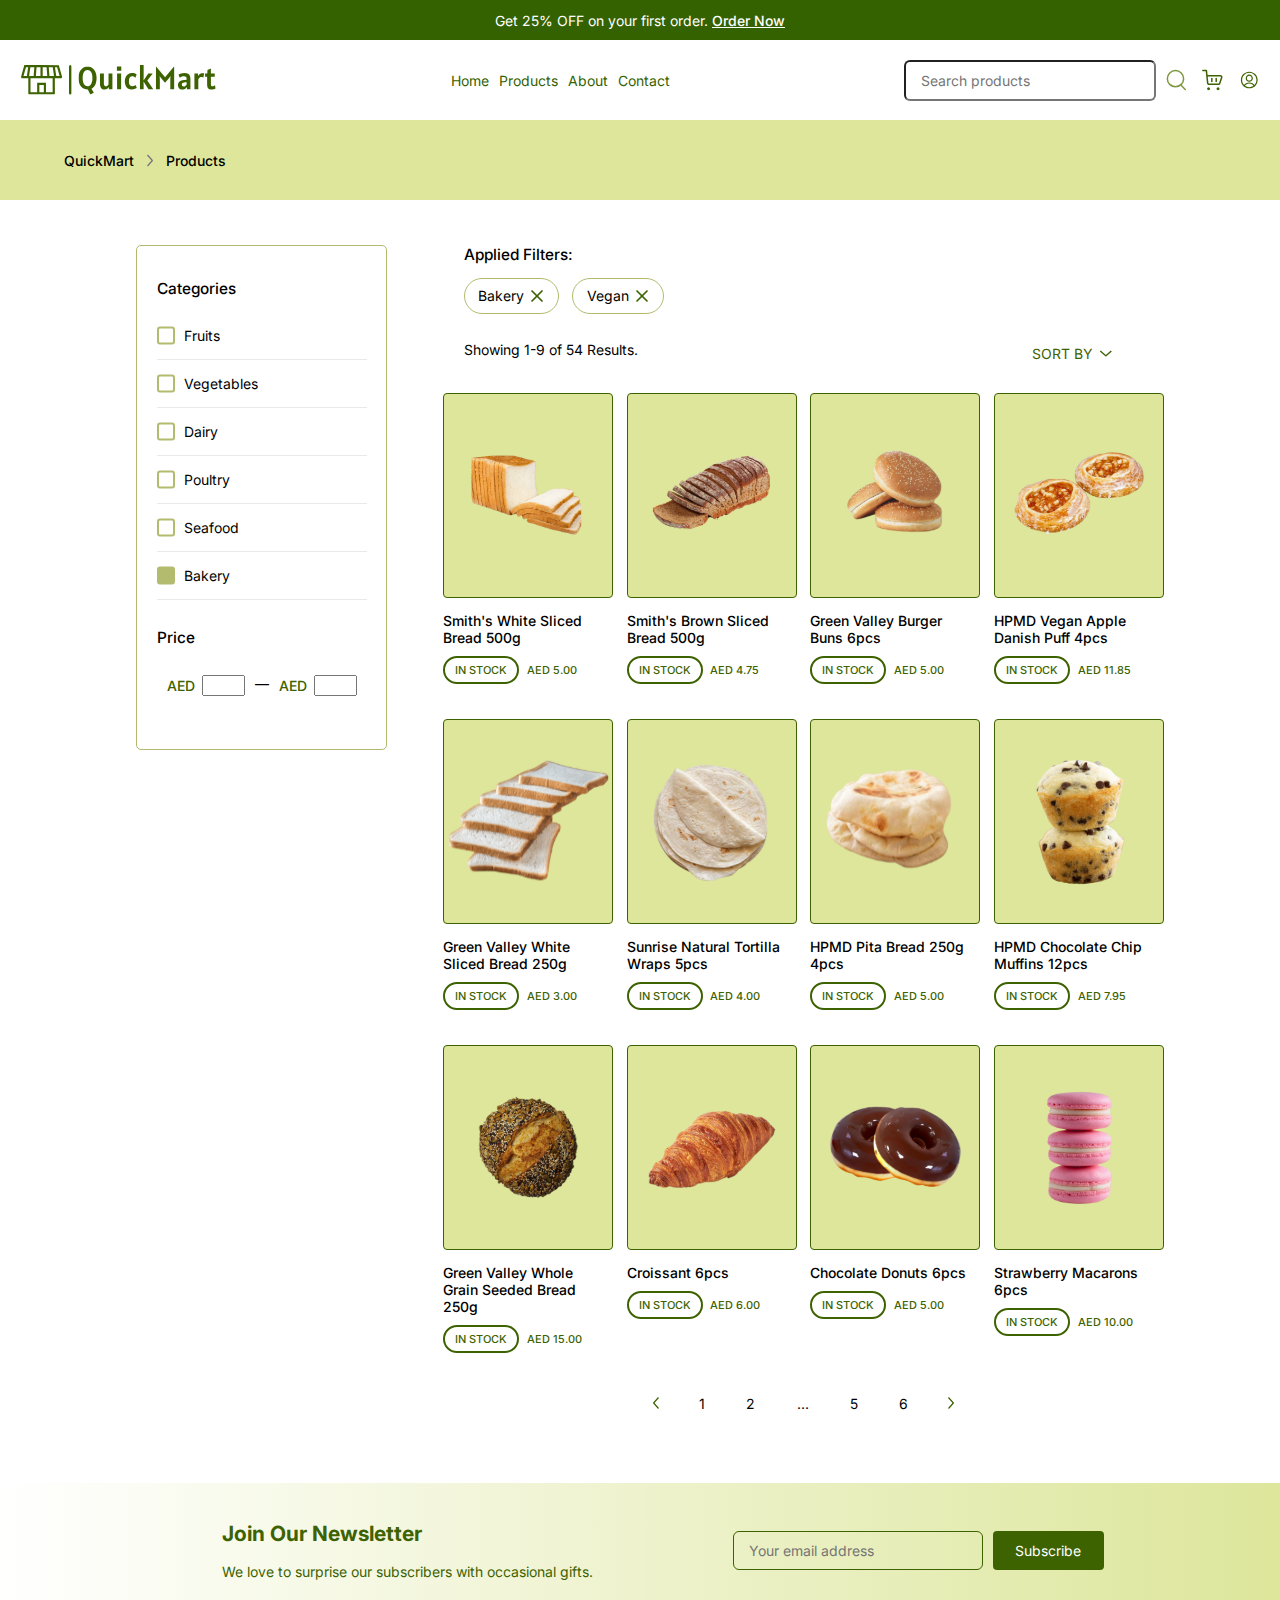
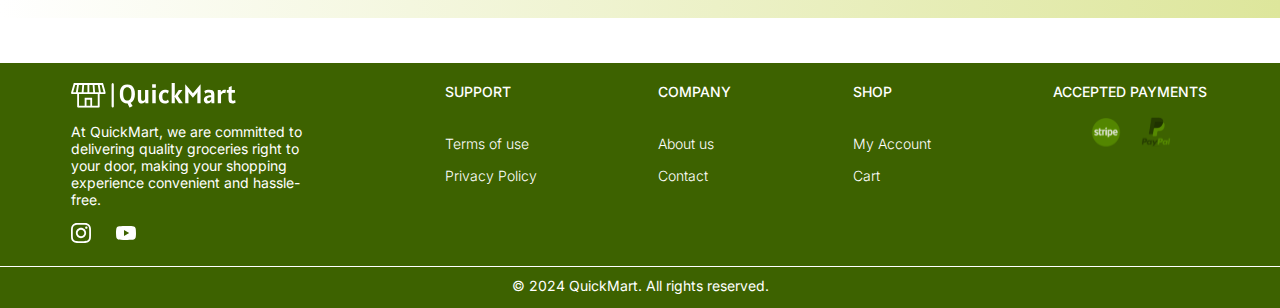
<file: products.html>
<!DOCTYPE html>
<html lang="en">
    <head>
        <meta charset="UTF-8">
        <meta name="viewport" content="width=device-width, initial-scale=1.0">
        <title>QuickMart</title>
        <link rel="stylesheet" href="common.css">
        <link rel="stylesheet" href="products.css">
        <link rel="icon" type="image/svg+xml" href="icons/quickmartWebIcon.svg">
        <link
            href="https://fonts.googleapis.com/css2?family=Inter:wght@400;500;700&display=swap"
            rel="stylesheet"
        />

    </head>
    <body>

        <div class="header">
            <p>Get 25% OFF on your first order. 
            <a href="products.html">Order Now</a></p>
        </div>

        <div class="navbar">
            <img id="QMLogo" src="icons/quickmartLogo1.svg" onclick="goToHome()">

            <div class="navMenu">
                <img id="navIcon" src="icons/dropdownMenu.svg" alt="menu" style="cursor: pointer;">
            

                <div class="navLinks">
                    <a href="index.html">Home</a>
                    <a href="products.html"> Products </a>
                    <a href="aboutus.html">About</a>
                    <a href="contact.html">Contact</a>
                </div>
            </div>

            <div class="navLinks2">
                <div id="searchbar"><input placeholder="Search products"><img src="icons/searchIcon.svg"></div>

                <a href="cart.html"><img src="icons/cart.svg"></a>
                <div class="userLogin">
                
                    <a href="myAccount.html"><img src="icons/User.svg"></a>

                    
                    <div class="loginSignup">
                        <a href="login.html">Login</a>
                        <a href="signup.html">Sign Up</a>
                    </div>

                </div>

            </div>

        </div>

        <div id="pagePath">
            <p id="path">QuickMart <img src="icons/ChevronRight.svg" />Products</p>
        </div>

        <div class="products">
            <div id="filterSidebar">
                <div id="categories">
                    <p>Categories</p>

                    <div> <img src="icons/uncheckedBox.svg"> Fruits </div>
                    <div> <img src="icons/uncheckedBox.svg"> Vegetables </div>
                    <div> <img src="icons/uncheckedBox.svg"> Dairy </div>
                    <div> <img src="icons/uncheckedBox.svg"> Poultry </div>
                    <div> <img src="icons/uncheckedBox.svg"> Seafood </div>
                    <div> <img src="icons/checkedBox.svg"> Bakery </div>

                </div>

                <div id="price">
                    <p>Price</p>

                    <div class="priceRange">
                        <div>AED <input></div>
                        —
                        <div> AED <input></div>
                    </div>
                </div>
            </div>

            <div id="productsBox">
                <div id="appliedFilters">
                    <p>Applied Filters:</p>
                    <div class="filters">
                        <div> Bakery <img src="icons/close.svg"> </div>
                        <div> Vegan <img src="icons/close.svg"> </div>
                    </div>
                </div>
            

                <div id="searchResultsNsortBy">
                    <div id="results">
                        Showing 1-9 of 54 Results.
                    </div>
                    <div class="sortByDropdown">
                        <div id="sortby">
                            SORT BY
                            <img src="icons/ChevronDown.svg">
                        </div>

                        <div class="dropdownRevs">
                            <div>Least Price</div>
                            <div>Highest Price</div>
                            <div>Highest Rated</div>
                            <div>Lowest Rated</div>
                        </div>

                    </div>
                </div>

                <div id="productsGrid">
                    <div class="productsRow">

                        <div class="product" onclick="showProduct('product1')">
        
                            <div class="productImage">
        
                                <img class="likeButton" src="icons/heart.svg" onclick="likeProduct(this); event.stopPropagation();">
        
                                <img class="productIMG" src="products/smith'sWhiteSlicedBread500g.svg" alt="White sliced bread">
        
                                <div class="addToCart">
                                    Add to cart <img src="icons/CartAdd.svg">
                                </div>
        
                            </div>
        
                            <div class="productDetails">
                                <p class="productName">
                                    Smith's White Sliced Bread 500g
                                </p>
                                <div class="stockNprice">
                                    <p class="stock">IN STOCK</p>
                                    <p class="productPrice">
                                        AED 5.00
                                    </p>
                                </div>
                            </div>
        
                        </div>

                        <div class="product" onclick="showProduct('product2')">
        
                            <div class="productImage">
        
                                <img class="likeButton" src="icons/heart.svg" onclick="likeProduct(this); event.stopPropagation();">
        
                                <img class="productIMG" src="products/smith'sBrownSlicedBread500g.svg" alt="Brown sliced bread">
        
                                <div class="addToCart">
                                    Add to cart <img src="icons/CartAdd.svg">
                                </div>
        
                            </div>
        
                            <div class="productDetails">
                                <p class="productName">
                                    Smith's Brown Sliced Bread 500g
                                </p>
                                <div class="stockNprice">
                                    <p class="stock">IN STOCK</p>
                                    <p class="productPrice">
                                        AED 4.75
                                    </p>
                                </div>
                            </div>
        
                        </div>
              
        
        
                        <div class="product" onclick="showProduct('product3')">
        
                            <div class="productImage">
        
                                <img class="likeButton" src="icons/heart.svg" onclick="likeProduct(this); event.stopPropagation();">
        
                                <img class="productIMG"  src="products/greenValleyBurgerBuns6pcs.svg" alt="Burger Buns">
        
                                <div class="addToCart">
                                    Add to cart <img src="icons/CartAdd.svg">
                                </div>
        
                            </div>
        
                            <div class="productDetails">
                                <p class="productName">
                                    Green Valley Burger Buns 6pcs
                                </p>
                                <div class="stockNprice">
                                    <p class="stock">IN STOCK</p>
                                    <p class="productPrice">
                                        AED 5.00
                                    </p>
                                </div>
                            </div>
        
                        </div>

                        <div class="product" onclick="showProduct('product17')">

                            <div class="productImage">
        
                                <img class="likeButton" src="icons/heart.svg" onclick="likeProduct(this); event.stopPropagation();">
        
                                <img class="productIMG" src="products/HPMDVeganAppleDanishPuff4pcs.svg" alt="Apple Danish Puff">
        
                                <div class="addToCart">
                                    Add to cart <img src="icons/CartAdd.svg">
                                </div>
        
                            </div>
        
                            <div class="productDetails">
                                <p class="productName">
                                    HPMD Vegan Apple Danish Puff 4pcs
                                </p>
                                <div class="stockNprice">
                                    <p class="stock">IN STOCK</p>
                                    <p class="productPrice">
                                        AED 11.85
                                    </p>
                                </div>
                            </div>
        
                        </div>


                    </div>
                    <div class="productsRow">

                        <div class="product" onclick="showProduct('product12')" >
        
                            <div class="productImage">
        
                                <img class="likeButton" src="icons/heart.svg" onclick="likeProduct(this); event.stopPropagation();">
        
                                <img class="productIMG" src="products/greenValleyWhiteSlicedBread250g.svg" alt="White sliced bread">
        
                                <div class="addToCart">
                                    Add to cart <img src="icons/CartAdd.svg">
                                </div>
        
                            </div>
        
                            <div class="productDetails">
                                <p class="productName">
                                    Green Valley White Sliced Bread 250g
                                </p>
                                <div class="stockNprice">
                                    <p class="stock">IN STOCK</p>
                                    <p class="productPrice">
                                        AED 3.00
                                    </p>
                                </div>
                            </div>
        
                        </div>
        
        
        
                        <div class="product" onclick="showProduct('product24')">
        
                            <div class="productImage">
        
                                <img class="likeButton" src="icons/heart.svg" onclick="likeProduct(this); event.stopPropagation();">
        
                                <img class="productIMG" src="products/sunriseNaturalTortillaWraps5pcs.svg" alt="Tortilla wraps">
        
                                <div class="addToCart">
                                    Add to cart <img src="icons/CartAdd.svg">
                                </div>
        
                            </div>
        
                            <div class="productDetails">
                                <p class="productName">
                                    Sunrise Natural Tortilla Wraps 5pcs
                                </p>
                                <div class="stockNprice">
                                    <p class="stock">IN STOCK</p>
                                    <p class="productPrice">
                                        AED 4.00
                                    </p>
                                </div>
                            </div>
        
                        </div>
        
        
        
                        <div class="product" onclick="showProduct('product16')">
        
                            <div class="productImage">
        
                                <img class="likeButton" src="icons/heart.svg" onclick="likeProduct(this); event.stopPropagation();">
        
                                <img class="productIMG"  src="products/HPMDPitaBread250g4pcs.svg" alt="Pita bread">
        
                                <div class="addToCart">
                                    Add to cart <img src="icons/CartAdd.svg">
                                </div>
        
                            </div>
        
                            <div class="productDetails">
                                <p class="productName">
                                    HPMD Pita Bread 250g 4pcs
                                </p>
                                <div class="stockNprice">
                                    <p class="stock">IN STOCK</p>
                                    <p class="productPrice">
                                        AED 5.00
                                    </p>
                                </div>
                            </div>
        
                        </div>

                        <div class="product" onclick="showProduct('product14')">

                            <div class="productImage">
        
                                <img class="likeButton" src="icons/heart.svg" onclick="likeProduct(this); event.stopPropagation();">
        
                                <img class="productIMG" src="products/HPMDChocolateChipMuffins12pcs.svg" alt="Chocolate Chip muffins">
        
                                <div class="addToCart">
                                    Add to cart <img src="icons/CartAdd.svg">
                                </div>
        
                            </div>
        
                            <div class="productDetails">
                                <p class="productName">
                                    HPMD Chocolate Chip Muffins 12pcs
                                </p>
                                <div class="stockNprice">
                                    <p class="stock">IN STOCK</p>
                                    <p class="productPrice">
                                        AED 7.95
                                    </p>
                                </div>
                            </div>
        
                        </div>

                        
                        
    
                    </div>
                    <div class= "productsRow">

                        <div class="product" onclick="showProduct('product13')">
        
                            <div class="productImage">
        
                                <img class="likeButton" src="icons/heart.svg" onclick="likeProduct(this); event.stopPropagation();">
        
                                <img class="productIMG" src="products/greenValleyWholeGrainSeededBread250g.svg" alt="Whole grain seeded bread">
        
                                <div class="addToCart">
                                    Add to cart <img src="icons/CartAdd.svg">
                                </div>
        
                            </div>
        
                            <div class="productDetails">
                                <p class="productName">
                                    Green Valley Whole Grain Seeded Bread 250g
                                </p>
                                <div class="stockNprice">
                                    <p class="stock">IN STOCK</p>
                                    <p class="productPrice">
                                        AED 15.00
                                    </p>
                                </div>
                            </div>
        
                        </div>
      
        
        
                        <div class="product" onclick="showProduct('product6')">
        
                            <div class="productImage">
        
                                <img class="likeButton" src="icons/heart.svg" onclick="likeProduct(this); event.stopPropagation();">
        
                                <img class="productIMG" src="products/croissant1.svg" alt="Croissant">
        
                                <div class="addToCart">
                                    Add to cart <img src="icons/CartAdd.svg">
                                </div>
        
                            </div>
        
                            <div class="productDetails">
                                <p class="productName">
                                    Croissant 6pcs
                                </p>
                                <div class="stockNprice">
                                    <p class="stock">IN STOCK</p>
                                    <p class="productPrice">
                                        AED 6.00
                                    </p>
                                </div>
                            </div>
        
                        </div>
        
        
        
                        <div class="product" onclick="showProduct('product5')">
        
                            <div class="productImage">
        
                                <img class="likeButton" src="icons/heart.svg" onclick="likeProduct(this); event.stopPropagation();">
        
                                <img class="productIMG"  src="products/chocolateDonut1.svg" alt="Chocolate donut">
        
                                <div class="addToCart">
                                    Add to cart <img src="icons/CartAdd.svg">
                                </div>
        
                            </div>
        
                            <div class="productDetails">
                                <p class="productName">
                                    Chocolate Donuts 6pcs
                                </p>
                                <div class="stockNprice">
                                    <p class="stock">IN STOCK</p>
                                    <p class="productPrice">
                                        AED 5.00
                                    </p>
                                </div>
                            </div>
        
                        </div>

                        <div class="product" onclick="showProduct('product19')">

                            <div class="productImage">
        
                                <img class="likeButton" src="icons/heart.svg" onclick="likeProduct(this); event.stopPropagation();">
        
                                <img class="productIMG" src="products/pinkMacaron1.svg" alt="Strawberry Macarons">
        
                                <div class="addToCart">
                                    Add to cart <img src="icons/CartAdd.svg">
                                </div>
        
                            </div>
        
                            <div class="productDetails">
                                <p class="productName">
                                    Strawberry Macarons 6pcs
                                </p>
                                <div class="stockNprice">
                                    <p class="stock">IN STOCK</p>
                                    <p class="productPrice">
                                        AED 10.00
                                    </p>
                                </div>
                            </div>
        
                        </div>

                        
    
                    </div>
                </div>

                <div id="pages">
                    <div class="arrows"><img src="icons/ChevronLeft.svg"> </div>
                    <div>1</div>
                    <div>2</div>
                    <div>...</div>
                    <div>5</div>
                    <div>6</div>
                    <div class="arrows"><img src="icons/greenChevronRight.svg"> </div>
                </div>
    
            </div>

        </div>


        <div id="newsletter">
            <div id="newsletterText">
                <p id="newsletterH1">Join Our Newsletter</p>
                <p id="newsletterH2">We love to surprise our subscribers with occasional gifts.</p>
            </div>

            <div id="inputBox">
                <input placeholder="Your email address">
                <button>Subscribe</button>
            </div>
        </div>   
        
        
        <div id="footer" style="background-color: #3d6200">
            <div id="sections">
                <div id="section1">
                    
                    <img src="icons/quickmartLogo.svg" style="height: 25px; align-self: flex-start;" />
                    
                    <p>
                        At QuickMart, we are committed to delivering quality groceries right to your door, making your shopping experience convenient and hassle-free.
                    </p>
                    <div id="socials">
                        <a href="https://www.instagram.com/">
                            <img src="icons/instagram.svg" />
                        </a>

                        <a href="https://www.youtube.com/">
                            <img src="icons/youtube.svg" />
                        </a>
                    </div>
                </div>
        
                <div class="linksSection">
                    <p>SUPPORT</p>
                    
                    <a href="termsOfUse.html">Terms of use</a>
                    <a href="privacyPolicy.html">Privacy Policy</a>
                </div>
        
                <div class="linksSection">
                <p>COMPANY</p>
                
                <a href="aboutus.html">About us</a>
                <a href="contact.html">Contact</a>
                
                </div>
        
                <div class="linksSection">
                    <p>SHOP</p>
                
                    <a href="myAccount.html">My Account</a>
                    <a href="cart.html">Cart</a>
                
                </div>
        
                <div id="paymentSection">
                    <p>ACCEPTED PAYMENTS</p>
                    <img src="icons/payments.svg" />
                </div>

            </div>
    
            <footer>
                © 2024 QuickMart. All rights reserved.
            <footer>

        </div>

        <script src="products.js"></script>
        <script src="common.js"></script>
    </body>
</html>
</file>
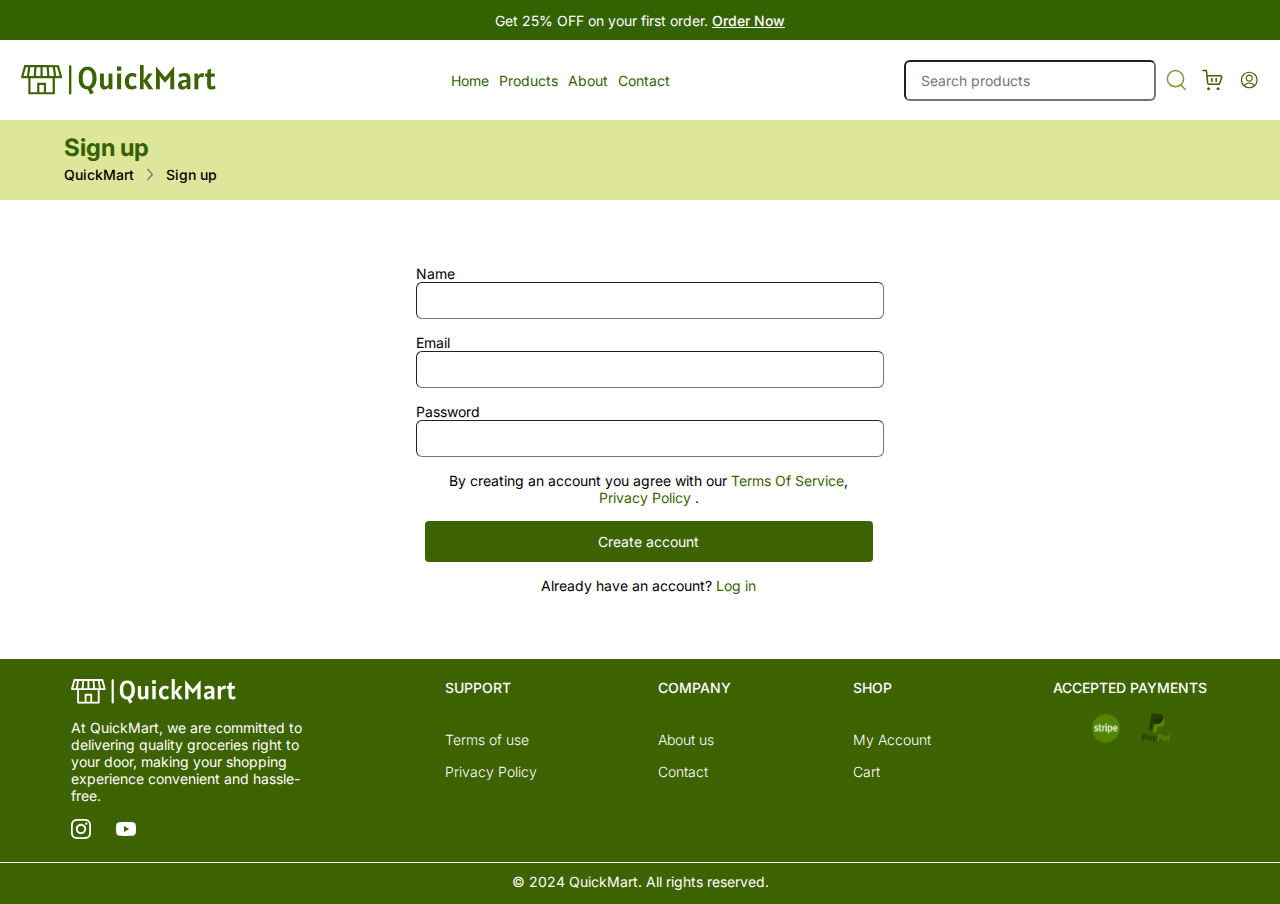
<file: signup.html>
<!DOCTYPE html>
<html lang="en">
    <head>
        <meta charset="UTF-8">
        <meta name="viewport" content="width=device-width, initial-scale=1.0">
        <title>QuickMart</title>
        <link rel="stylesheet" href="common.css">
        <link rel="stylesheet" href="signup.css">
        <link rel="icon" type="image/svg+xml" href="icons/quickmartWebIcon.svg">
        <link
            href="https://fonts.googleapis.com/css2?family=Inter:wght@400;500;700&display=swap"
            rel="stylesheet"
        />

    </head>
    <body>

        <div class="header">
            <p>Get 25% OFF on your first order. 
            <a href="products.html">Order Now</a></p>
        </div>

        <div class="navbar">
            <img id="QMLogo" src="icons/quickmartLogo1.svg" onclick="goToHome()">

            <div class="navMenu">
                <img id="navIcon" src="icons/dropdownMenu.svg" alt="menu" style="cursor: pointer;">
            

                <div class="navLinks">
                    <a href="index.html">Home</a>
                    <a href="products.html"> Products </a>
                    <a href="aboutus.html">About</a>
                    <a href="contact.html">Contact</a>
                </div>
            </div>

            <div class="navLinks2">
                <div id="searchbar"><input placeholder="Search products"><img src="icons/searchIcon.svg"></div>

                <a href="cart.html"><img src="icons/cart.svg"></a>
                <div class="userLogin">
                
                    <a href="myAccount.html"><img src="icons/User.svg"></a>

                    
                    <div class="loginSignup">
                        <a href="login.html">Login</a>
                        <a href="signup.html">Sign Up</a>
                    </div>

                </div>

            </div>

        </div>

        <div id="pagePath">
            <p id="currentPage">Sign up</p>
            <p id="path">QuickMart <img src="icons/ChevronRight.svg" />Sign up</p>
        </div>
    
        <div id="signup">

            <div class="inputGroup">
                <p>Name</p>
                <input id="name">
            </div>
        
            <div class="inputGroup">
                <p>Email</p>
                <input id="emailID">
            </div>
            
            <div class="inputGroup">
                <p>Password</p>
                <input type="password" id="emailPW">
            </div>

            <div class="group2">

                <p>By creating an account you agree with our <a href="termsOfUse.html"> Terms Of Service</a>, <a href="privacyPolicy.html"> Privacy Policy </a>. </p>
                
                <button>Create account</button>
                
                <p>Already have an account? <a href="login.html"> Log in </a></p>
            </div>

        </div>

        <div id="footer" style="background-color: #3d6200">
            <div id="sections">
                <div id="section1">
                    
                    <img src="icons/quickmartLogo.svg" style="height: 25px; align-self: flex-start;" />
                    
                    <p>
                        At QuickMart, we are committed to delivering quality groceries right to your door, making your shopping experience convenient and hassle-free.
                    </p>
                    <div id="socials">
                        <a href="https://www.instagram.com/">
                            <img src="icons/instagram.svg" />
                        </a>

                        <a href="https://www.youtube.com/">
                            <img src="icons/youtube.svg" />
                        </a>
                    </div>
                </div>
        
                <div class="linksSection">
                    <p>SUPPORT</p>
                    
                    <a href="termsOfUse.html">Terms of use</a>
                    <a href="privacyPolicy.html">Privacy Policy</a>
                </div>
        
                <div class="linksSection">
                <p>COMPANY</p>
                
                <a href="aboutus.html">About us</a>
                <a href="contact.html">Contact</a>
                
                </div>
        
                <div class="linksSection">
                    <p>SHOP</p>
                
                    <a href="myAccount.html">My Account</a>
                    <a href="cart.html">Cart</a>
                
                </div>
        
                <div id="paymentSection">
                    <p>ACCEPTED PAYMENTS</p>
                    <img src="icons/payments.svg" />
                </div>

            </div>
    
            <footer>
                © 2024 QuickMart. All rights reserved.
            <footer>

        </div>


        <script src="common.js"></script>
        
    </body>
</html>
</file>
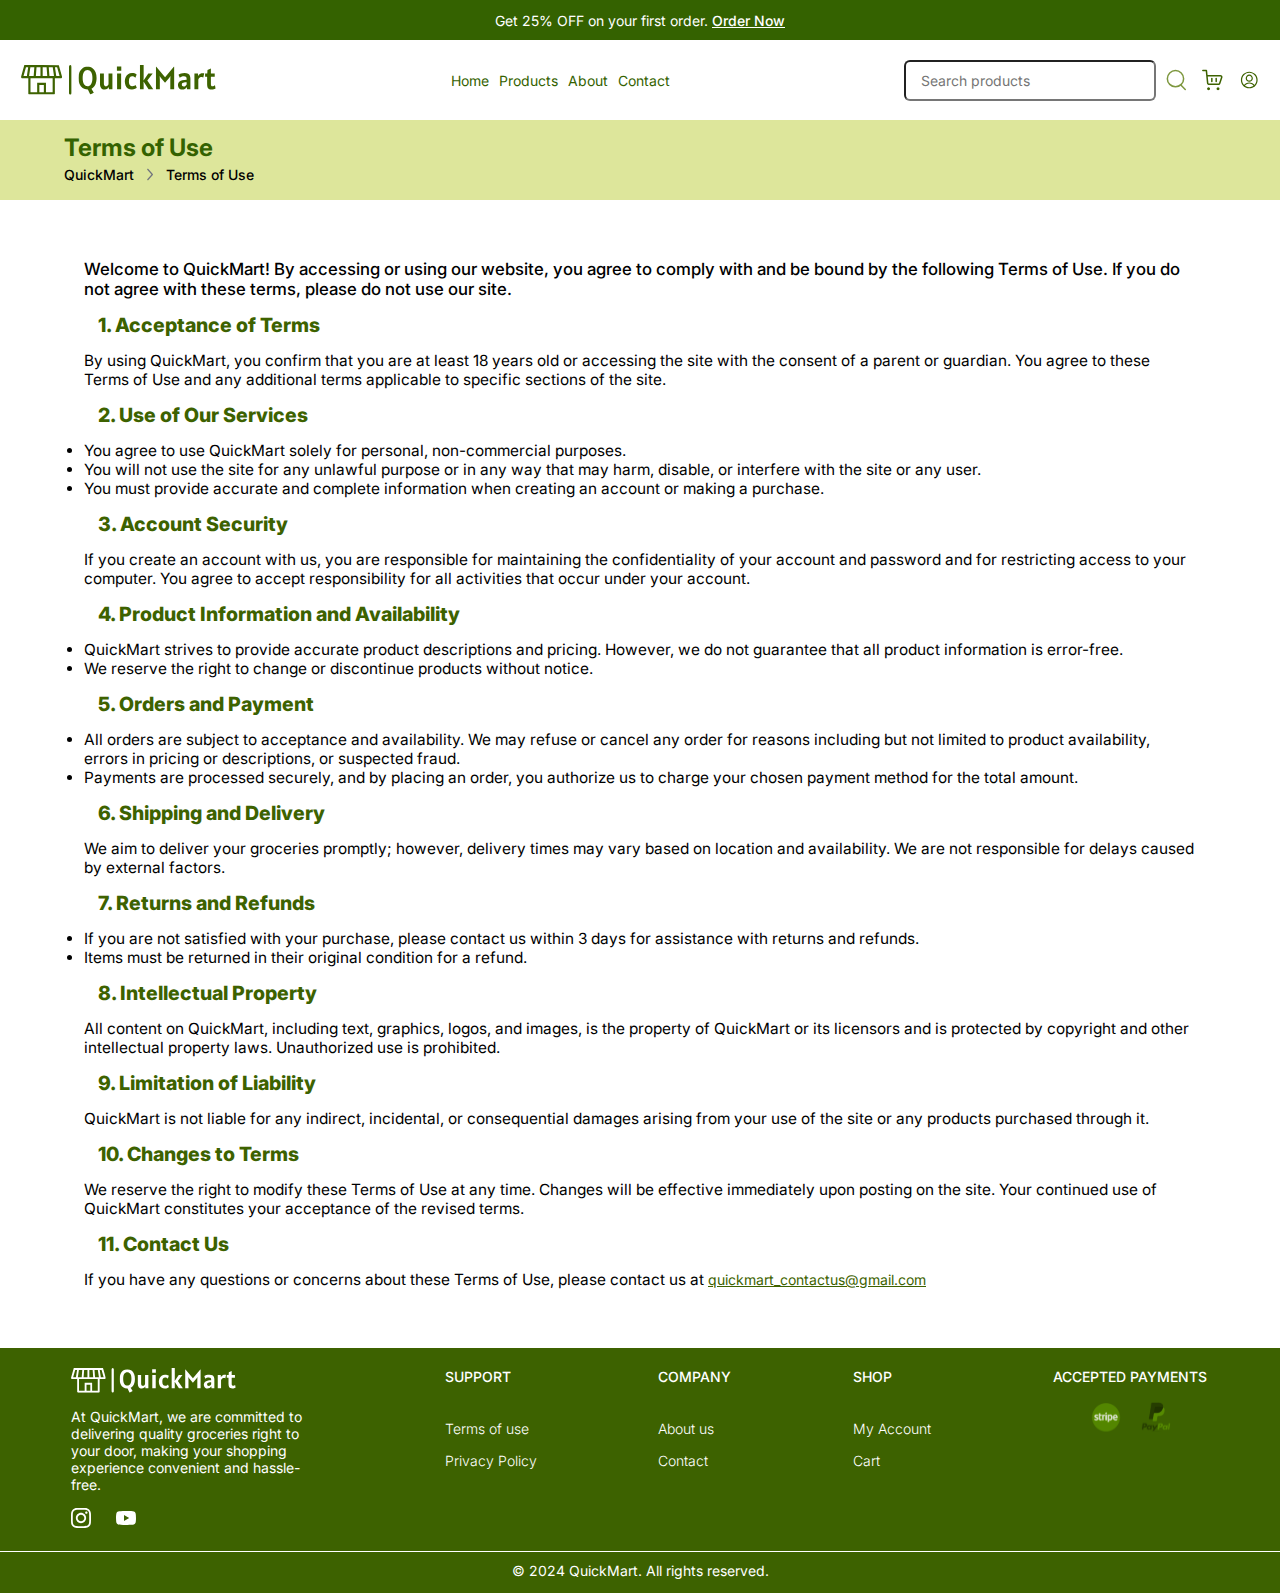
<file: termsOfUse.html>
<!DOCTYPE html>
<html lang="en">
    <head>
        <meta charset="UTF-8">
        <meta name="viewport" content="width=device-width, initial-scale=1.0">
        <title>QuickMart</title>
        <link rel="stylesheet" href="common.css">
        <link rel="stylesheet" href="termsOfUse.css">
        <link rel="icon" type="image/svg+xml" href="icons/quickmartWebIcon.svg">
        <link
            href="https://fonts.googleapis.com/css2?family=Inter:wght@400;500;700&display=swap"
            rel="stylesheet"
        />

    </head>
    <body>

        <div class="header">
            <p>Get 25% OFF on your first order. 
            <a href="products.html">Order Now</a></p>
        </div>

        <div class="navbar">
            <img id="QMLogo" src="icons/quickmartLogo1.svg" onclick="goToHome()">

            <div class="navMenu">
                <img id="navIcon" src="icons/dropdownMenu.svg" alt="menu" style="cursor: pointer;">
            

                <div class="navLinks">
                    <a href="index.html">Home</a>
                    <a href="products.html"> Products </a>
                    <a href="aboutus.html">About</a>
                    <a href="contact.html">Contact</a>
                </div>
            </div>

            <div class="navLinks2">
                <div id="searchbar"><input placeholder="Search products"><img src="icons/searchIcon.svg"></div>

                <a href="cart.html"><img src="icons/cart.svg"></a>
                <div class="userLogin">
                
                    <a href="myAccount.html"><img src="icons/User.svg"></a>

                    
                    <div class="loginSignup">
                        <a href="login.html">Login</a>
                        <a href="signup.html">Sign Up</a>
                    </div>

                </div>

            </div>

        </div>

        <div id="pagePath">
            <p id="currentPage">Terms of Use</p>
            <p id="path">QuickMart <img src="icons/ChevronRight.svg" />Terms of Use</p>
        </div>
    

        <div id="termsOfUse">
        
            <p class="texth1">Welcome to QuickMart! By accessing or using our website, you agree to comply with and be bound by the following Terms of Use. If you do not agree with these terms, please do not use our site.</p>
        
            <h2 class="h2">1. Acceptance of Terms</h2>
            <p class="text">By using QuickMart, you confirm that you are at least 18 years old or accessing the site with the consent of a parent or guardian. You agree to these Terms of Use and any additional terms applicable to specific sections of the site.</p>
        
            <h2 class="h2">2. Use of Our Services</h2>
            <ul class="text">
                <li>You agree to use QuickMart solely for personal, non-commercial purposes.</li>
                <li>You will not use the site for any unlawful purpose or in any way that may harm, disable, or interfere with the site or any user.</li>
                <li>You must provide accurate and complete information when creating an account or making a purchase.</li>
            </ul>
        
            <h2 class="h2">3. Account Security</h2>
            <p class="text">If you create an account with us, you are responsible for maintaining the confidentiality of your account and password and for restricting access to your computer. You agree to accept responsibility for all activities that occur under your account.</p>
        
            <h2 class="h2">4. Product Information and Availability</h2>
            <ul class="text">
                <li>QuickMart strives to provide accurate product descriptions and pricing. However, we do not guarantee that all product information is error-free.</li>
                <li>We reserve the right to change or discontinue products without notice.</li>
            </ul>
        
            <h2 class="h2">5. Orders and Payment</h2>
            <ul class="text">
                <li>All orders are subject to acceptance and availability. We may refuse or cancel any order for reasons including but not limited to product availability, errors in pricing or descriptions, or suspected fraud.</li>
                <li>Payments are processed securely, and by placing an order, you authorize us to charge your chosen payment method for the total amount.</li>
            </ul>
        
            <h2 class="h2">6. Shipping and Delivery</h2>
            <p class="text">We aim to deliver your groceries promptly; however, delivery times may vary based on location and availability. We are not responsible for delays caused by external factors.</p>
        
            <h2 class="h2">7. Returns and Refunds</h2>
            <ul class="text">
                <li>If you are not satisfied with your purchase, please contact us within 3 days for assistance with returns and refunds.</li>
                <li>Items must be returned in their original condition for a refund.</li>
            </ul>
        
            <h2 class="h2">8. Intellectual Property</h2>
            <p class="text">All content on QuickMart, including text, graphics, logos, and images, is the property of QuickMart or its licensors and is protected by copyright and other intellectual property laws. Unauthorized use is prohibited.</p>
        
            <h2 class="h2">9. Limitation of Liability</h2>
            <p class="text">QuickMart is not liable for any indirect, incidental, or consequential damages arising from your use of the site or any products purchased through it.</p>
        
            <h2 class="h2">10. Changes to Terms</h2>
            <p class="text">We reserve the right to modify these Terms of Use at any time. Changes will be effective immediately upon posting on the site. Your continued use of QuickMart constitutes your acceptance of the revised terms.</p>
        
            <h2 class="h2">11. Contact Us</h2>
            <p class="text">If you have any questions or concerns about these Terms of Use, please contact us at  <a href="mailto:quickmart_contactus@gmail.com" style="color: #3d6200;">quickmart_contactus@gmail.com</a></p>
        </div>
        






        <div id="footer" style="background-color: #3d6200">
            <div id="sections">
                <div id="section1">
                    
                    <img src="icons/quickmartLogo.svg" style="height: 25px; align-self: flex-start;" />
                    
                    <p>
                        At QuickMart, we are committed to delivering quality groceries right to your door, making your shopping experience convenient and hassle-free.
                    </p>
                    <div id="socials">
                        <a href="https://www.instagram.com/">
                            <img src="icons/instagram.svg" />
                        </a>

                        <a href="https://www.youtube.com/">
                            <img src="icons/youtube.svg" />
                        </a>
                    </div>
                </div>
        
                <div class="linksSection">
                    <p>SUPPORT</p>
                    
                    <a href="termsOfUse.html">Terms of use</a>
                    <a href="privacyPolicy.html">Privacy Policy</a>
                </div>
        
                <div class="linksSection">
                <p>COMPANY</p>
                
                <a href="aboutus.html">About us</a>
                <a href="contact.html">Contact</a>
                
                </div>
        
                <div class="linksSection">
                    <p>SHOP</p>
                
                    <a href="myAccount.html">My Account</a>
                    <a href="cart.html">Cart</a>
                
                </div>
        
                <div id="paymentSection">
                    <p>ACCEPTED PAYMENTS</p>
                    <img src="icons/payments.svg" />
                </div>

            </div>
    
            <footer>
                © 2024 QuickMart. All rights reserved.
            <footer>

        </div>

        <script src="common.js"></script>
    </body>
</html>
</file>
<file: common.css>
*{
    font-family: 'Inter';
    margin: 0;
    padding: 0;
    font-size: 14px;
}

.header{
    background-color: #346200;
    color: white;
    font-weight: 400;
    display: flex;
    justify-content: center;
    align-items: center;
    height: 40px;
}

.header a{
    color: white;
    font-weight: 500;
}

#QMLogo{
    cursor: pointer;
}

.navbar{
    height: 80px;
    display: flex;
    align-items: center;

    justify-content: space-between; 
    padding: 0 20px; 
    flex-wrap: wrap;
}


.navLinks{
    display: flex;
    justify-content: center;
    align-items: center;
    gap: 10px;
    cursor: pointer;
    flex-wrap: wrap;
}

.navbar img{
    height: 30px;
}

.navbar a{
    color: #346200;
    text-decoration: none;
    display: flex;
}


@media screen and (min-width: 769px) 
{
    #navIcon{
        display: none;
    }    
}

@media screen and (max-width: 768px) {

    
    .navMenu{
        position: relative;
        display: inline-block;
    }
    
    .navLinks{
        display: none;
        position: absolute;
        background-color: white;
        border-radius: 5px;
        min-width: 160px;
        box-shadow: 0px 8px 16px 0px rgba(0,0,0,0.2);
        z-index: 1;
    }
    
    .navLinks a , .navLinks div{
        color: #346200;
        padding: 12px 16px;
        text-decoration: none;
        display: block;
        font-weight: 500;
    }
    
    .navLinks a:hover, .navLinks div:hover {
        background-color: #dde69b;
    }
    
    
    .navMenu:hover .navLinks {
        display: block;
    }
    
}

@media screen and (max-width: 576px) {

    *{
        font-size: 10px;
    }
    .navbar {
        flex-direction: column; 
        height: auto;
    }

    .navLinks2, #searchbar {
        justify-content: flex-start;
        width: 100%; 
        margin-bottom: 10px;
    }
 
    #searchbar input {
        width: 100%; 
    }  

    .navLinks {
        justify-content: flex-start;
        width: 100%;
    }

    .navbar img {
        height: 25px; 
    }
}

.navLinks2{
    display: flex;
    justify-content:center;
    align-items: center;
    gap: 15px;
    flex-wrap: wrap;
    position: relative; 
}

.userLogin{
    position: relative;
    display: inline-block;
}

.loginSignup{
    display: none;
    position: absolute;
    right: 0;
    background-color: white;
    width: 7rem;
    border-radius: 5px;
    box-shadow: 0px 8px 16px 0px rgba(0,0,0,0.2);
    z-index: 1;
}

.loginSignup a{
    color: #346200;
    padding: 0.5rem 1rem;
    text-decoration: none;
    display: block;
    border-radius: 2px;
}

.loginSignup a:hover{
    background-color: #dde69b;
}

.userLogin:hover .loginSignup{
    display: block;
}



#searchbar{
    display: flex;
    height: 45px;
    align-items: center;
    gap: 10px;
}

#searchbar input {
    border-radius: 6px;
    padding: 10px 15px;
    max-width: 100%;
}

.navLinks2 img{
    height: 22px;
    cursor: pointer;
}

#pagePath{
    display: flex;
    flex-direction: column;
    background-color: #dde69b;
    height: 80px;
    padding-left: 5%;
    justify-content: center;
    margin-bottom: 45px;
}

#currentPage{
    font-size: 24px;
    font-weight: 700;
    color: #346200;
}

#path{
    display: flex;
    gap: 4px;
    color: black;
    font-weight: 500;
    align-items: center;
}

#sections{
    display: flex;
    justify-content: space-around;
    padding: 20px 10px;
}

#section1{
    display: flex;
    flex-direction: column;
    width: 20%;
    gap: 15px;
    color: white;
}

#socials{
    display: flex;
    align-items: center;
    gap: 10%;

}

.linksSection{
    display: flex;
    flex-direction: column;
    gap: 15px;
    color: white;
    font-weight: 500;
}

.linksSection a{
    text-decoration: none;
    color: white;
    font-weight: 300;
}

.linksSection p{
    margin-bottom: 20px;
}

#paymentSection{
    display: flex;
    flex-direction: column;
    gap: 15px;
    color: white;
    font-weight: 500;
}

#footer footer{
    font-weight: 400;
    color: white;
    display: flex;
    justify-content: center;
    padding: 10px 0px;
    border-top: solid 1px white;
    
}

#footer{
    margin-top: 45px;
}
</file>
<file: index.css>
#banner {
  display: flex;
  background-color: #dde69b;
  padding: 20px 0;
  justify-content: center;
  align-items: center;
  gap: 10%;
}

#bannerText {
  display: flex;
  flex-direction: column;
  gap: 15px;
  width: 40%;
}

#t1 {
  font-size: 32px;
  font-weight: 600;
}

#t2 {
  font-weight: 400;
  color: #474b57;
}

#bannerText a {
  margin-top: 25px;
  padding: 12px 24px;
  width: fit-content;
  display: flex;
  justify-content: center;
  align-items: center;
  background-color: #3d6200;
  border-style: none;
  color: white;
  gap: 10px;
  border-radius: 4px;
  cursor: pointer;
  text-decoration: none;
}

#bannerText a:hover {
  background-color: hsl(83, 100%, 19%, 90%);
}

#bannerPicture {
  width: 25%;
}

#features {
  display: flex;
  gap: 5%;
  padding-top: 40px;
  justify-content: center;
}

.feature {
  width: 100%;
  display: flex;
  flex-direction: column;
  gap: 15px;
  max-width: 300px;
}

.featureIcon {
  background-color: #dde69b;
  padding: 5px 5px;
  border-radius: 100%;
  width: 2.5em;
  margin-bottom: 5px;
}

.featureTitle {
  font-size: 16px;
  font-weight: 600;
}

.featureText {
  color: #3d6200;
  line-height: 175%;
}

#bestSeller,
#productList {
  display: flex;
  flex-direction: column;
  padding: 40px;
  gap: 30px;
}

#shopNow {
  display: flex;
  flex-direction: column;
}

#bestSelling {
  font-size: 24px;
  font-weight: 700;
  color: #0e1422;
}

#shopNow {
  color: #474b57;
  font-weight: 500;
  font-size: 12px;
  line-height: 24px;
  letter-spacing: 1px;
}

#bestSellerTitle {
  margin: 0 auto;
  display: flex;
  flex-direction: column;
  justify-content: center;
  align-items: center;
}

#bestSellingProducts,
#featuredProducts,
#latestProducts {
  display: flex;
  justify-content: center;
  gap: 2%;
}

#latestProducts {
  display: none;
}

.toggle {
  display: flex;
  gap: 12px;
  justify-content: center;
  align-items: center;
}

#featured {
  color: #0e1422;
  border: solid 2px #b3bb6f;
  padding: 3px 12px;
  font-weight: 500;
  border-radius: 100px;
  cursor: pointer;
}

#latest {
  color: #3d6200;
  cursor: pointer;
}

.product {
  display: flex;
  flex-direction: column;
  gap: 20px;
  cursor: pointer;
}

.productIMG {
  width: 230px;
  height: 230px;
  object-fit: contain;
}

.productImage {
  background-color: #dde69b;
  border-radius: 4px;
  border: solid 1px #3d6200;
  position: relative;
  transition: background-color 0.3s ease;
  padding: 30px 0;
}

.likeButton {
  position: absolute;
  top: 10px;
  right: 10px;
  opacity: 0;
  transition: opacity 0.3s ease;
}

.addToCart {
  position: absolute;
  bottom: 0px;
  background-color: #3d6200;
  height: 17%;
  width: 100%;
  display: flex;
  justify-content: center;
  align-items: center;
  gap: 5%;
  color: #dde69b;
  opacity: 0;
  transition: opacity 0.3s ease;
}

.product:hover {
  .likeButton {
    opacity: 1;
  }

  .addToCart {
    opacity: 1;
  }

  .productImage {
    background-color: #b3ba6d;
  }
}

.likeButton.liked {
    opacity: 1;

}

.productImage.liked {
    background-color: #b3ba6d;
  }

.productDetails {
  display: flex;
  flex-direction: column;
  gap: 10px;
}

.productName {
  font-weight: 500;
}

.stockNprice {
  display: flex;
  color: #3d6200;
  font-weight: 500;
  align-items: center;
  gap: 5%;
}

.stock {
  font-size: 13px;
  border: solid 2px #3d6200;
  padding: 5px 10px;
  border-radius: 20px;
}

#banner2 {
  background-image: linear-gradient(to right, #dde69b, white);
  display: flex;
  justify-content: space-evenly;
  gap: 5px;
  margin: 40px 0;
}

#banner2Text {
  display: flex;
  flex-direction: column;
  gap: 20px;
  justify-content: center;
}

#banner2SubText {
  color: #3d6200;
}

#banner2title {
  font-weight: 700;
  font-size: 24px;
  color: #0e1422;
}

#banner2Text button {
  display: flex;
  background-color: #3d6200;
  color: white;
  width: fit-content;
  gap: 10px;
  padding: 12px 24px;
  border-style: none;
  border-radius: 4px;
  align-items: center;
  justify-content: center;
  cursor: pointer;
}

#banner2Text button img {
  width: 14px;
}

#banner2Text button:hover {
  background-color: hsl(83, 100%, 19%, 90%);
}
#banner2 img {
  width: 30%;
}

#newsletter {
  display: flex;
  background-image: linear-gradient(to left, #dde69b, white);
  justify-content: center;
  align-items: center;
  padding: 3%;
  gap: 10rem;
  margin: 3% 0;
}

#newsletterText {
  display: flex;
  flex-direction: column;
  gap: 1.2rem;
}

#newsletterH1 {
  font-weight: 700;
  color: #3d6200;
  font-size: 1.5rem;
}

#newsletterH2 {
  color: #3d6200;
}

#inputBox {
  display: flex;
  gap: 10px;
}

#inputBox input {
  padding: 10px 15px;
  border: solid 1px #3d6200;
  background-color: hsl(222, 42%, 9%, 0%);
  border-radius: 6px;
}

#inputBox button {
  background-color: #3d6200;
  color: white;
  border-style: none;
  padding: 3% 7%;
  cursor: pointer;
  border-radius: 4px;
}

#inputBox button:hover {
  background-color: hsl(83, 100%, 19%, 90%);
}

@media screen and (max-width: 1200px) {
  .feature {
    max-width: 250px;
  }
}

@media screen and (max-width: 992px) {
  #t1 {
    font-size: 25px;
  }
  #t2 {
    font-size: 17px;
  }

  #bannerPicture {
    width: 40%;
  }

  #banner {
    gap: 5%;
  }

  .feature{
        max-width: 220px;
    }

    .productIMG {
        width: 180px;
        height: 180px;
        object-fit: contain;
    }

    .productName{
        font-size: 13px;
    }

    #newsletterH1{
        font-size: 1.3rem;
    
    }

    #newsletter{
        gap: 5rem;
    }

    #newsletterText{
        width: 40%;
    }

    #banner2title{
        font-size: 1.5rem;
    }

    #banner2{
        padding: 5% 5%;
    }

    #banner2Text{
        width: 55% ;
    }


}


@media screen and (max-width: 800px) {
    .productIMG {
        width: 160px;
        height: 160px;
        object-fit: contain;
      }

      .stockNprice {
        width: 90%;
      }
      
      .stock {
        font-size: 11px;
      }

      .productPrice{
        font-size: 11px;
      }
}



@media screen and (max-width: 768px) {
    #t1 {
        font-size: 22px;
    }
    #t2 {
        font-size: 15px;
    }

    #bannerPicture {
        width: 40%;
    }

    #banner {
        gap: 5%;
    }

    .feature{
        max-width: 150px;
    }

   


    .productName{
    font-size: 12px;
    }

    .stockNprice {
    width: 90%;
    }
    
    .stock {
    font-size: 9px;
    font-weight: 600;
    padding: 5px 5px;
    }

    .productPrice{
    font-size: 9px;
    font-weight: 600;
    }

    #inputBox input{
        width: 50%;
        font-size: 12px;
    }
    #inputBox button{
        width: 30%;
        padding: 1% 3%;
        font-size: 12px;
    }



}

@media screen and (max-width: 576px) {
  #t1 {
    font-size: 20px;
  }
  #t2 {
    font-size: 15px;
  }

  #bannerPicture {
    width: 40%;
  }

  #banner {
    gap: 5%;
  }

    .feature{
        max-width: 150px;
    }

    .featureIcon{ 
        width: 2em;
        margin-bottom: 5px;
    }

    .featureTitle{
        font-size: 14px;
        font-weight: 600;
    }

    .featureText{
        font-size: 12px;
        color: #3d6200;
        line-height: 175%;
    } 

    .productIMG {
        width: 100px;
        height: 80px;
        object-fit: contain;
    }

    .productName{
        font-size: 12px;
    }
    
    .stockNprice {
        width: 90%;
        flex-direction: column;
        gap: 5px;
    }

    .stock{
        font-size: 10px;
        padding: 5px 8px;
    }

    .productPrice{
        font-size: 10px;
    }

    .likeButton{
        width: 20%;
    }

    .addToCart{
        font-size: 11px;
    }

    .addToCart img{
        width: 15%;
    }
        

    #inputBox{
        flex-direction: column;
        align-items: center;
    }


    
    #inputBox button{
        width: 70%;
        padding: 3% 2%;
    }


}
</file>
<file: aboutus.css>
#aboutUs{
    padding: 1rem 6rem;
}

.h1{
    color: #3d6200;
    font-weight: 800;
    font-size: 1.8rem;
    padding-bottom: 0.6rem;
}

.h2{
    color: #3d6200;
    font-weight: 800;
    font-size: 1.4rem;
    padding-bottom: 0.6rem;
}

#aboutUs p, li{
    font-size: 1.2rem;
}
</file>
<file: cart.css>
.subTitle {
    font-size: 16px;
    font-weight: 600;
    padding: 15px 0;
    border-bottom: solid 1px #b3bb6f;
    margin-bottom: 30px;
}

.item{
    display: flex;
    gap: 20px;
    align-items: center;
}

.item p{
    font-weight: 500;
}

.itemPicture{
    width: 80px;
    height: 80px;
}

.quantitySelection{
    display: flex;
    border: solid 1px #dde69b;
    border-radius: 4px;
}

.container{
    display: flex;
    gap: 15px;
    align-items: center;
}

.minus, .plus{
    width: 35px;
    height: 35px;
    background-color: white;
    border: none;
    cursor: pointer;
    border-radius: 4px;
}

.minus:hover, .plus:hover{
    background-color: #dde69b;
}

.quantity{
    width: 33px;
    color: #3d6200;
    display: flex;
    justify-content: center;
    align-items: center;
}

.removeFromCart{
    width: 40px;
    height: 40px;
    display: flex;
    justify-content: center;
    align-items: center;
    background-color: #dde69b;
    border-style: none;
    border-radius: 4px;
    cursor: pointer;
}

.removeFromCart:hover{
    background-color: hsl(0, 100%, 50%, 50%)

}

.productName{
    width: 30%;
}

#yourCart{
    display: flex;
    flex-direction: column;
    width: 70%;
}

.subTitle2 {
    font-size: 16px;
    font-weight: 600;
    padding-bottom: 20px;
}

.summary, .totalSum{
    display: flex;
    font-weight: 500;
}

.label{
    width: 50%;
}

#checkout{
    display: flex;
    flex-direction: column;
    gap: 20px;
    width: 30%;   
    border: solid 1px #b3bb6f;
    padding: 30px 24px;
    border-radius: 4px;
}

.totalSum{
    padding: 20px 0;
    border-top: solid 1px #b3bb6f;
}

#checkOutButton{
    background-color: #3d6200;
    border-style: none;
    padding: 12px 0;
    color: white;
    border-radius: 4px;
    cursor: pointer;
}

#checkOutButton:hover{
    background-color: hsl(83, 100%, 19%, 95%);

}

#checkout a{
    text-align: center;
    color: #3d6200;
    font-size: 12px;
    font-weight: 500;
}

#cart{
    display: flex;
    width: 90%;
    gap: 10%;
    margin: 0 auto;
}


@media screen and (max-width: 768px){
    #cart{
        flex-direction: column;
    }

    #yourCart{
        width: 90%;
        margin: 0 auto;
    }

    .item{
        margin-bottom: 20px;
    }

    #checkout{
        width: 90%;
    }
}
</file>
<file: checkout.css>
#checkOutForm{
    display: flex;
    width: 90%;
    
}

#address {
  width: 100%;
  display: flex;
  flex-direction: column;
  gap: 30px;
  align-items: center;
}

.sectionSelected {
  font-size: 16px;
  font-weight: 600;
  text-align: left;
}

.group {
  display: flex;
  gap: 20px;
}

.group input {
  padding: 10px 15px;
  border: solid 1px #b3bb6f;
  border-radius: 6px;
  margin-top: 5px;
}

#address button
{
  background-color: #3d6200;
  border-style: none;
  padding: 12px 24px;
  color: white;
  border-radius: 4px;
  cursor: pointer;
}

#address button:hover
{
  background-color: hsl(83, 100%, 19%, 90%);
}


#checkout{
    display: flex;
    flex-direction: column;
    gap: 20px;
    width: 30%;   
    border: solid 1px #b3bb6f;
    padding: 30px 24px;
    border-radius: 4px;
    height: fit-content;
}

#editCart{
    text-decoration: none;
    color: #3d6200;
    font-weight: 500;
    border: solid 1px #3d6200;
    width: fit-content;
    padding: 0.7rem 1.2rem;
    border-radius: 5px;
}

#editCart:hover{
    background-color: hsl(67, 60%, 75%, 80%);
}

.totalSum{
    padding: 20px 0;
    border-top: solid 1px #b3bb6f;
}

#checkOutButton{
    background-color: #3d6200;
    border-style: none;
    padding: 12px 0;
    color: white;
    border-radius: 4px;
    cursor: pointer;
}

#checkOutButton:hover{
    background-color: hsl(83, 100%, 19%, 95%);

}

.subTitle2 {
    font-size: 16px;
    font-weight: 600;
    padding-bottom: 20px;
}

.summary, .totalSum{
    display: flex;
    font-weight: 500;
}

.label{
    width: 50%;
}


@media screen and (max-width: 768px) {
  
    .group {
      display: flex;
      flex-direction: column;
    }
  
 
}
</file>
<file: contact.css>
#contactUs{
    padding: 1rem 6rem;
}
.h1{
    color: #3d6200;
    font-weight: 800;
    font-size: 1.8rem;
}

.h2{
    color: #3d6200;
    font-weight: 800;
    font-size: 1.4rem;
}

#contactUs img{
    width: 2.8rem;
}

.contactText{
    display: flex;
    align-items: center;
}

#contactUs p{
    font-size: 1.2rem;
}
</file>
<file: forgotPassword.css>
#forgotpass{
    display: flex;
    flex-direction: column;
    gap: 35px;
    padding-top: 40px;
    padding-bottom: 40px;
    align-items: center;
    justify-content: center;
    margin: 0px auto;
    width: 35vw;
}

.inputGroup{
    width: 100%;
    text-align: left;
}


#forgotpass input{
    height: 35px;
    border-radius: 6px;
    border-width: 1px;
    width: 100%;
    padding: 0 2%;
}

#forgotpass a{
    text-decoration: none;
    color: #3d6200;
}

#forgotpass button{
    border-radius: 4px;
    background-color: #3d6200;
    color: white;
    padding: 12px 24px;
    width: 100%;
    cursor: pointer;
    border-style: none;
    
}

#forgotpass button:hover{
    background-color: hsl(83, 100%, 19%, 90%);
}

#forgotpw{
    text-align: right;
}

.group2{
    display: flex;
    flex-direction: column;
    gap: 15px;
    width: 100%;
    text-align: center;
    margin-left: 4%;
}
</file>
<file: login.css>
#loginCredentials{
    display: flex;
    flex-direction: column;
    gap: 15px;
    padding-top: 20px;
    padding-bottom: 20px;
    align-items: center;
    justify-content: center;
    margin: 0 auto;
    width: 35vw;
}

.inputGroup{
    width: 100%;
    text-align: left;
}


#loginCredentials input{
    height: 35px;
    border-radius: 6px;
    border-width: 1px;
    width: 100%;
    padding: 0 2%;
}

#loginCredentials a{
    text-decoration: none;
    color: #3d6200;
}

#loginCredentials button{
    border-radius: 4px;
    background-color: #3d6200;
    color: white;
    padding: 12px 24px;
    width: 100%;
    cursor: pointer;
    border-style: none;
    
}

#loginCredentials button:hover{
    background-color: hsl(83, 100%, 19%, 90%);
}

#forgotpw{
    text-align: right;
}

.group2{
    display: flex;
    flex-direction: column;
    gap: 15px;
    width: 100%;
    text-align: center;
    margin-left: 4%;
}
</file>
<file: myAccount.css>
#accountNavigation {
  display: flex;
  flex-direction: column;
  gap: 16px;
  width: 22%;
  padding-right: 30px;
  border-right: 1px solid hsl(0, 0%, 50%, 40%);
}

.sidebar {
  display: flex;
  color: #3d6200;
  gap: 10px;
  padding: 8px 24px;
  align-items: center;
  justify-content: flex-start;
  font-weight: 500;
  /* border: solid 1px #3d6200; */
  border-radius: 8px;
  cursor: pointer;
  margin-left: 20px;
  /* width: 20%; */
}


.sidebarActive {
  background-color: #dde69b;
}

#myAccountBox {
  display: flex;
  justify-content: center;
  width: 90%;
}

/* when there are zero orders */

#zeroOrders {
  color: #3d6200;
  font-weight: 400;
  display: flex;
  flex-direction: column;
  width: 100%;
  justify-content: center;
  align-items: center;
  gap: 20px;
  display: none;
}

#zeroOrders img {
  width: 20%;
  max-width: 60px;
}

#zeroOrders a {
  padding: 12px 24px;
  background-color: #3d6200;
  border-style: none;
  color: white;
  border-radius: 4px;
  text-decoration: none;
  cursor: pointer;
}

#zeroOrders a:hover {
  background-color: hsl(83, 100%, 19%, 90%);
}

/* when address is selected */

#address,
#accountDetails,
#changePass {
  padding: 0 40px;
  width: 100%;
  display: flex;
  flex-direction: column;
  gap: 30px;
  align-items: center;
  display: none;
}

.sectionSelected {
  font-size: 16px;
  font-weight: 600;
  text-align: left;
}

.group {
  display: flex;
  gap: 20px;
}

.group input {
  padding: 10px 15px;
  border: solid 1px #b3bb6f;
  border-radius: 6px;
  margin-top: 5px;
}

#address button,
#accountDetails button,
#changePass button {
  background-color: #3d6200;
  border-style: none;
  padding: 12px 24px;
  color: white;
  border-radius: 4px;
  cursor: pointer;
}

#address button:hover,
#accountDetails button:hover,
#changePass button:hover {
  background-color: hsl(83, 100%, 19%, 90%);
}

#orders, #wishlist{
  width: 100%;
  display: flex;
  flex-direction: column;
  gap: 40px;
  align-items: center;
  display: none;
}


.order, .wishlistItem {
  display: flex;
  gap: 10px;
}

.itemPicture {
  width: 80px;
  height: 80px;
}

.orderDetails, .itemDetails{
  display: flex;
  flex-direction: column;
  gap: 8px;
  width: 200px;
  justify-content: center;
}

.productName{
  font-weight: 500;
}

.dateOrdered, .dateAdded{
  color: #3d6200;
  font-size: 12px;
  font-weight: 500;
}

.productPrice{
  font-size: 12px;
  font-weight: 500;
}

.itemStatus{
  display: flex;
  gap: 30px;
  align-items: center;
  
}

.orderStatus, .removeItem{
  font-weight: 500;
  text-decoration: underline;
}

.removeItem{
  cursor: pointer;
}

.viewItem, .addToCart{
  padding: 12px 12px;
  height: 44px;
  background-color: white;
  font-weight: 500;
  font-size: 90%;
  cursor: pointer;
  border-radius: 4px;
  border: solid 1px #3d6200;
  color: #3d6200;
}

.viewItem:hover, .addToCart:hover{
  background-color: hsl(66, 36%, 58%, 50%)
}

@media screen and (max-width: 768px) {
  .sidebar p {
    display: none;
  }

  .group {
    display: flex;
    flex-direction: column;
  }

  #orders, #wishlist{
    margin-left: 0;
  }
  .order, .wishlistItem{
    flex-direction: column;
    /* justify-content: center; */
    align-items: center;
    text-align: center;
    gap: 20px;
  }
  

}
</file>
<file: termsOfUse.css>
#termsOfUse, #privacyPolicy{
    padding: 1rem 6rem;
}

.h1{
    color: #3d6200;
    font-weight: 800;
    font-size: 1.8rem;
    padding: 0.5rem 0;
}

.texth1{
    font-size: 1.2rem;
    font-weight: 500;
}

.h2{
    color: #3d6200;
    font-weight: 800;
    font-size: 1.4rem;
    padding: 1rem;
}

.text{
    font-size: 1.1rem;
}

li{
    font-size: 1.1rem;
}
</file>
<file: productDescription.css>
#productBox {
  display: flex;
  width: 90%;
  gap: 5%;
  justify-content: center;
  margin: 0 auto;
}

.productDisplay {
  width: 40vw;
  height: auto;
  max-width: 500px;
  max-height: 665px;
  position: relative;
  background-color: #dde69b;
  border-radius: 5px;
  border: solid 2px #3d6200;
}

.slide {
  display: none;
  width: 100%;
  aspect-ratio: 1/1;
}

img.displaySlide {
  display: block;
  /* animation-name: fade;
    animation-duration: 0.5s; */
}

.productDisplay button {
  position: absolute;
  top: 50%;
  transform: translateY(-50%);
  padding: 5px;
  border: none;
  cursor: pointer;
  background-color: hsl(67, 60%, 75%, 0%);
}

.prev {
  left: 0;
}

.next {
  right: 0;
}


.dotsDisplay {
  position: absolute;
  bottom: 3%;
  left: 50%;
  transform: translate(-50%);
}

.quantitySelection {
  display: flex;
  border: solid 1px #dde69b;
  border-radius: 4px;
  width: fit-content;
}

.minus,
.plus {
  width: 35px;
  height: 35px;
  background-color: white;
  border: none;
  cursor: pointer;
  border-radius: 4px;
}

.minus:hover,
.plus:hover {
  background-color: #dde69b;
}

.quantity {
  width: 33px;
  color: #3d6200;
  display: flex;
  justify-content: center;
  align-items: center;
}

.productInfo {
  display: flex;
  flex-direction: column;
  gap: 1.5rem;
  /* width: 50%; */
}

#line1 {
  display: flex;
  align-items: center;
  gap: 2%;
}

#line1 img {
  cursor: pointer;
}

#productName {
  font-weight: 700;
  font-size: 170%;
}

#line2 {
  display: flex;
  color: #3d6200;
  font-weight: 500;
  gap: 1.5rem;
  align-items: center;
}

#stockStatus {
  border: solid 2px #3d6200;
  border-radius: 100px;
  padding: 0.5rem 1rem ;
}

#line3 {
  font-weight: 600;
  font-size: 130%;
}

#line4 {
  display: flex;
  flex-direction: column;
  gap: 0.5rem;
  font-weight: 500;
}

.infoLabel {
  font-weight: 500;
  color: #3d6200;
  font-size: 1rem;
}

#line5 {
  display: flex;
  flex-direction: column;
  gap: 0.5rem;
}

#line6 {
  display: flex;
  gap: 4%;
}

#line6 button {
  background-color: #3d6200;
  border-style: none;
  width: 60%;
  padding: 3%;
  color: white;
  border-radius: 4px;
  cursor: pointer;
}

#line6 button:hover {
  background-color: hsl(83, 100%, 19%, 90%);
}

#line6 img {
  border: solid 1px #e6e7e8;
  padding: 2%;
  border-radius: 4px;
  cursor: pointer;
}

#line6 img:hover {
  background-color: hsl(210, 4%, 91%, 90%);
}

#line7 {
  color: #3d6200;
  font-weight: 500;
  font-size: 0.9rem;
}

#detailsNreviews {
  display: flex;
  gap: 5%;
  justify-content: center;
  margin-top: 5%;
  margin-bottom: 4%;
}

#tabs {
  width: 20%;
  display: flex;
  flex-direction: column;
  gap: 6px;
}

#details,
#reviews {
  display: flex;
  /* justify-content: center; */
  align-items: center;
  gap: 5%;
  font-weight: 500;
  /* color: #3d6200; */
  cursor: pointer;
  border-radius: 6px;
  padding: 3% 5%;
}

#details {
  color: #3d6200;
  background-color: #dde69b;
}


#detailTab {
  width: 70%;
  display: flex;
  flex-direction: column;
  gap: 2rem;
}


.tabName {
  font-weight: 600;
}

#productDescription {
  color: #3d6200;
  font-size: 1rem;
}

#reviewTab{
    display: flex;
    flex-direction: column;
    gap: 1rem;
    width: 70%;
    display: none;
}

#ratingNreview{
    display: flex;
    gap: 1%;
    color: #3d6200;
}

#rating{
    font-weight: 700;
    font-size: 2rem;
}

#numReviews{
    align-self:last baseline;
}

#reviewTab button{
    width: fit-content;
    padding: 12px 20px;
    background-color: white;
    border: solid 1px #3d6200;
    border-radius: 6px;
    color: #3d6200;
    cursor: pointer;
    font-weight: 500;
}

#reviewTab button:hover{
    background-color: hsl(67, 60%, 75%, 70%)
}

.sortByDropdown{
  position: relative;
  left: 100%;
  transform: translateX(-100%);
  width: 8rem;

}

#sortby{
  display: flex;
  align-items: center;
  color: #3d6200;
  cursor: pointer;
  
}

.dropdownRevs{
  display: block;
  flex-direction: column;
  gap: 0.5rem;
  color: #3d6200;
  position: absolute;
  background-color: white;
  width: fit-content;
  box-shadow: 0px 4px 8px 0px rgba(61, 98, 0, 0.2);
  z-index: 1;
  border-radius: 3px;
  opacity: 0;

}



.dropdownRevs div{
  display: block;
  padding: 0.5rem;
  cursor: pointer;

}

.dropdownRevs div:hover{
  background-color: #dde69b;
}


.sortByDropdown:hover .dropdownRevs{
  
    opacity: 1;
  
}

#reviewBox{
    display: flex;
    flex-direction: column;
    gap: 4rem;
    border-top: solid 1px #dde69b;
    padding: 5% 0;
}

.review{
    display: flex;
    flex-direction: column;
    gap: 1rem;
}

.nameNstar{
    display: flex;
    justify-content: space-between;
    margin-bottom: -0.5rem;
}

.nameNstar p{
    font-weight: 500;
    font-size: 1.1rem;
}

.nameNstar img{
    width: 7rem;
}

.timeline{
    font-weight: 500;
    color: #5C5F6A;
    font-size: 0.9rem;
}

#similarProductBox{
  display: flex;
  flex-direction: column;
  gap: 30px;
}

#SPLabel{
  display: flex;
  flex-direction: column;
  gap: 0.5rem;
  padding: 2% 10%;

}


#biggerLabel {
  color: #3d6200;
  font-weight:700;
  font-size: 1.6rem;
}

#smallerLabel{
  color: #929a55;
  font-weight: 500;
}


#similarProducts{
  display: flex;
  justify-content: center;
  gap: 2%;
}


.product {
  display: flex;
  flex-direction: column;
  gap: 1rem;
  cursor: pointer;
}

.productIMG {
  width: 15rem;
  height: 13rem;
  object-fit: contain;
}

.productImage {
  background-color: #dde69b;
  border-radius: 4px;
  border: solid 1px #3d6200;
  position: relative;
  transition: background-color 0.3s ease;
  padding: 30px 0;
}

.likeButton {
  position: absolute;
  top: 10px;
  right: 10px;
  opacity: 0;
  transition: opacity 0.3s ease;
}

.addToCart {
  position: absolute;
  bottom: 0px;
  background-color: #3d6200;
  height: 17%;
  width: 100%;
  display: flex;
  justify-content: center;
  align-items: center;
  gap: 5%;
  color: #dde69b;
  opacity: 0;
  transition: opacity 0.3s ease;
}

.product:hover {
  .likeButton {
    opacity: 1;
  }

  .addToCart {
    opacity: 1;
  }

  .productImage {
    background-color: #b3ba6d;
  }
}

.likeButton.liked {
    opacity: 1;

}

.productImage.liked {
    background-color: #b3ba6d;
  }

.productDetails {
  display: flex;
  flex-direction: column;
  gap: 10px;
}

.productName {
  font-weight: 500;
  max-width: 15rem;
}

.stockNprice {
  display: flex;
  color: #3d6200;
  font-weight: 500;
  align-items: center;
  gap: 5%;
}

.stock {
  font-size: 13px;
  border: solid 2px #3d6200;
  padding: 5px 10px;
  border-radius: 20px;
}


#newsletter {
  display: flex;
  background-image: linear-gradient(to left, #dde69b, white);
  justify-content: center;
  align-items: center;
  padding: 3%;
  gap: 10rem;
  margin-top: 5%;
}

#newsletterText {
  display: flex;
  flex-direction: column;
  gap: 1.2rem;
}

#newsletterH1 {
  font-weight: 700;
  color: #3d6200;
  font-size: 1.5rem;
}

#newsletterH2 {
  color: #3d6200;
}

#inputBox {
  display: flex;
  gap: 10px;
}

#inputBox input {
  padding: 10px 15px;
  border: solid 1px #3d6200;
  background-color: hsl(222, 42%, 9%, 0%);
  border-radius: 6px;
}

#inputBox button {
  background-color: #3d6200;
  color: white;
  border-style: none;
  padding: 3% 7%;
  cursor: pointer;
  border-radius: 4px;
}

#inputBox button:hover {
  background-color: hsl(83, 100%, 19%, 90%);
}

.addToCartSidebar{
  width: 30vw;
  max-width: 25rem;
  height: 100vh;
  position: fixed;
  top: 0;
  right: -30vw;
  background-color: white;
  display: flex;
  flex-direction: column;
  justify-content: space-between;
  overflow-y: auto;
  visibility: hidden;
  transition: transform 0.4s  linear 0.4s;
  z-index: 999;
}

.openSidebar{
  visibility: visible;
  transform: translateX(-30vw);
  transition: transform 0.4s
}

.overlay{
  width: 100%;
  height: 100%;
  background-color: #494949;
  position: fixed;
  top: 0%;
  opacity: 0.5;
  z-index: 995;
  visibility: hidden;
}

.visible{
  visibility: visible;
}

#topBar{
  background-color: #dde69b;
  padding: 1.3rem;
  display: flex;
  justify-content: space-between;
  align-items: center;
  color: #3d6200;
  font-weight: 600;
  font-size: 1.1rem;
}

#topBar img{
  cursor: pointer;
  border-radius: 2px;
}

#topBar img:hover{
  background-color: hsl(65, 36%, 58%, 50%);
}

#items{
  display: flex;
  flex-direction: column;
  gap: 2rem;
}

.cartItem{
  display: flex;
  gap: 1rem;
  border-bottom: solid 1px #e6e7e8;
  padding: 1rem;
}

.image{
  width: 9vw;
  max-width: 5rem; 
  position: relative;
  background-color: #dde69b;
}

.closeButton{
  width: 2vw ;
  max-width: 1.5rem;
  position: absolute ;
  transform: translateX(-100%);
  background-color: #b3ba6d ;
  cursor: pointer;
}

.closeButton:hover{
  background-color: hsl(0, 100%, 50%, 50%);
}

.itemInfo{
  display: flex;
  flex-direction: column;
  gap: 0.6rem;
  justify-content: center;
  font-weight: 500;
}

.priceNquantity{
  display: flex;
  gap: 1rem;
  align-items: center;
}

.priceNquantity .quantitySelection .minus, .priceNquantity .quantitySelection .plus{
  width: 2rem;
  height: 2rem;
}

.priceNquantity .quantitySelection .quantity{
  width: 2rem;
}

#bottomBar{
  display: flex;
  flex-direction: column;
  gap: 0.3rem;
  padding: 0 1.5rem;
  margin-top: auto;
}

#total{
  display: flex;
  justify-content: space-between;
  padding: 1rem;
  font-weight: 500;
}

#bottomBar a{
  background-color: #dde69b;
  text-decoration: none;
  padding: 0.8rem;
  text-align: center;
  color: #3d6200;
  font-weight: 500;
  border-radius: 3px;
}

#checkOut{
  color: #3d6200;
  text-align: center;
  display: flex;
  justify-content: center;
  padding: 1.5rem;
  font-weight: 500;
  margin-top: 0.4rem;
}

.shareModal{
  display: flex;
  flex-direction: column;
  padding: 2rem;
  gap: 2rem;
  background-color: white;
  border-radius: 5px;
  width: 30vw;
  max-width: 25rem;
  position: fixed;
  bottom: 0;
  left: 50%;
  transform: translateX(-50%) translateY(100%);
  overflow-y: auto;
  transition: transform 0.4s  linear 0.4s;
  z-index: 999;
  visibility: hidden;
  box-shadow: 5px 5px 10px #c3c2c2;

}

.openShareBox{
  visibility: visible;
  transform: translateX(-50%) translateY(-40vh);
  transition: transform 0.4s
}

#copyLink, #shareIcons{
  display: flex;
  flex-direction: column;
  gap: 1rem;
}

.modalText{
  font-size: 1.2rem;
  font-weight: 600;
}

#copyLink div{
  display: flex;
  gap: 1rem;
  align-items: center;
}

#copyLink input{
  padding: 0.6rem 1rem;
  border-radius: 3px;
  border: solid 1px #b3ba6d;
}

#copyLink img{
  border: solid 1px #b3ba6d;
  border-radius: 3px;
  padding: 0.4rem;
  height: 1.7rem;
  cursor: pointer;
}

#copyLink img:hover{
  background-color: hsl(67, 60%, 75%, 70%);
}

#shareIcons div{
  display: flex;
  gap: 1rem;
  align-items: center;
}

#shareIcons img{
  border-radius: 3px;
  padding: 0.4rem;
  height: 1.7rem;
  cursor: pointer;
}


#shareIcons img:hover{
  background-color: hsl(67, 60%, 75%, 70%);
}

.writeReview{
  background-color: white;
  width: 30vw;
  max-width: 25rem;
  display: flex;
  flex-direction: column;
  box-shadow: 5px 5px 10px #c3c2c2;
  position: fixed;
  bottom: 0;
  left: 100%;
  overflow-y: auto;
  transition: transform 0.4s  linear 0.4s;
  z-index: 999;
  visibility: hidden;
}

.openReviewBox{
  visibility: visible;
  transform: translateX(-100%) translateY(0);
  transition: transform 0.4s
}



#top{
  display: flex;
  justify-content: space-between;
  font-weight: 600;
  align-items: center;
  border-bottom: solid 1px #b3ba6d;
  padding: 1.5rem;
}

#top img{
  cursor: pointer;
  border-radius: 2px;
}

#top img:hover{
  background-color: hsl(0, 100%, 50%, 50%) ;
}

#reviewContainer{
  padding: 2rem;
  display: flex;
  flex-direction: column;
  gap: 1rem;
  box-sizing: border-box;
}

#reviewContainer p{
  font-weight: 500;
}

#reviewContainer input{
  border: solid 1px #b3ba6d;
  border-radius: 3px;
  height: 2.5rem;
  width: 100%;
  padding: 0.5rem;
  box-sizing: border-box;
}

#userReview textarea{
  height: 8rem;
  border: solid 1px #b3ba6d;
  border-radius: 3px;
  width: 100%;
  padding: 0.5rem;
  box-sizing: border-box;
  resize: vertical
}

#ratingStars{
  display: flex;
  align-items: center;
  gap: 0.4rem;
  margin-bottom: -1rem;
}

#ratingStars{
  cursor: pointer;
}

#writeReview button{
  background-color: #3d6200;
  border-style: none;
  padding: 1rem;
  margin: 2rem;
  border-radius: 4px;
  color: white;
  cursor: pointer;
}

#writeReview button:hover{
  background-color: hsl(83, 100%, 19%, 90%);
}


@media screen and (max-width: 992px) {

  *{
    font-size: 12px;
  }

    /* .productIMG {
        width: 15rem;
        height: 13rem;
        object-fit: contain;
    } */

    /* .productName{
        font-size: 13px;
        max-width: 15rem;
    } */

    #newsletterH1{
        font-size: 1.3rem;
    
    }

    #newsletter{
        gap: 5rem;
    }

    #newsletterText{
        width: 40%;
    }

}


@media screen and (max-width: 800px) {
    .productIMG {
        width: 14rem;
        height: 12rem;
        object-fit: contain;
      }

      .stockNprice {
        width: 90%;
      }

      .productName{
        max-width: 14rem;
      }
      
      .stock {
        font-size: 11px;
      }

      .productPrice{
        font-size: 11px;
      }
}



@media screen and (max-width: 768px) {

    /* .productName{
    font-size: 12px;
    } */

    *{
      font-size: 10px;
    }

    .productIMG {
      width: 12rem;
      height: 10rem;
      object-fit: contain;
    }


    .stockNprice {
    width: 90%;
    }
    
    .stock {
    font-size: 9px;
    font-weight: 600;
    padding: 5px 5px;
    }

    .productPrice{
    font-size: 9px;
    font-weight: 600;
    }

    #inputBox input{
        width: 50%;
        font-size: 12px;
    }
    #inputBox button{
        width: 30%;
        padding: 1% 3%;
        font-size: 12px;
    }



}

@media screen and (max-width: 576px) {

  
    *{
      font-size: 9px;
    }
    .productIMG {
        width: 10rem;
        height: 7rem;
        object-fit: contain;
    }

    .productName{
        font-size: 12px;
        max-width: 10rem;
    }
    
    .stockNprice {
        width: 90%;
        flex-direction: column;
        gap: 5px;
    }

    .stock{
        font-size: 10px;
        padding: 5px 8px;
    }

    .productPrice{
        font-size: 10px;
    }

    .likeButton{
        width: 20%;
    }

    .addToCart{
        font-size: 11px;
    }

    .addToCart img{
        width: 15%;
    }
        

    #inputBox{
        flex-direction: column;
        align-items: center;
    }
    
    #inputBox button{
        width: 70%;
        padding: 3% 2%;
    }


}
</file>
<file: products.css>
.products{
    display: flex;
    gap: 6%;

    justify-content: center;
    margin: 0 auto;
}

#filterSidebar{
    border: solid 1px #b3ba6d;
    border-radius: 5px;
    padding: 2% 1.5%;
    width: 15rem;
    height: fit-content;
}

#categories{
    display: flex;
    flex-direction: column;
}

#categories p{
    padding-top: 0.5rem;
    padding-bottom: 1rem;
    font-weight: 500;
    font-size: 1.1rem;
}

#categories div{
    border-bottom: solid 1px #E9E9EB;
    display: flex;
    align-items: center;
    gap: 0.7rem;
    cursor: pointer;
    padding: 1rem 0;
}

#price{
    display: flex;
    flex-direction: column;
    gap: 2rem;
    padding: 2rem 0;
}

.priceRange{
    display: flex;

}

#price p {
    font-weight: 500;
    font-size: 1.1rem;
}

.priceRange div{
    display: flex;
    gap: 0.5rem;
    justify-content: center;
    align-items: center;
    color: #3d6200;
    font-weight: 500;
}

.priceRange input{
    width: 40%;
}

#appliedFilters{
    display: flex;
    flex-direction: column;
    gap: 1rem;

}

#appliedFilters p{
    font-weight: 500;
    font-size: 1.1rem;
}

.filters{
    display: flex;
    gap: 2%;

}

.filters div{
    display: flex;
    align-items: center;
    border: solid 1px #b3ba6d;
    border-radius: 100px;
    padding: 1% 2%;
    gap: 5%;
    cursor: pointer;
}


#searchResultsNsortBy{
    display: flex;
    justify-content: space-between;
    padding: 4% 0;
}

.sortByDropdown{
    position: relative;  
    width: 8rem;
  }
  
  #sortby{
    display: flex;
    align-items: center;
    color: #3d6200;
    cursor: pointer;
    
  }
  
  .dropdownRevs{
    display: block;
    flex-direction: column;
    gap: 0.5rem;
    color: #3d6200;
    position: absolute;
    background-color: white;
    width: 100%;
    box-shadow: 0px 4px 8px 0px rgba(61, 98, 0, 0.2);
    z-index: 1;
    border-radius: 3px;
    opacity: 0;
  
  }
  
  
  
  .dropdownRevs div{
    display: block;
    padding: 0.5rem;
    cursor: pointer;
  
  }
  
  .dropdownRevs div:hover{
    background-color: #dde69b;
  }
  
  
  .sortByDropdown:hover .dropdownRevs{
    
      opacity: 1;
    
  }

  #productsGrid{
    display: flex;
    flex-direction: column;
    gap: 2.5rem;

  }


.productsRow{
    display: flex;
    justify-content: center;
    gap: 2%;
  }
  
  
  .product {
    display: flex;
    flex-direction: column;
    gap: 1rem;
    cursor: pointer;
  }
  
  .productIMG {
    width: 15rem;
    height: 13rem;
    object-fit: contain;
  }
  
  .productImage {
    background-color: #dde69b;
    border-radius: 4px;
    border: solid 1px #3d6200;
    position: relative;
    transition: background-color 0.3s ease;
    padding: 30px 0;
  }
  
  .likeButton {
    position: absolute;
    top: 10px;
    right: 10px;
    opacity: 0;
    transition: opacity 0.3s ease;
    z-index: 1;
  }
  
  .addToCart {
    position: absolute;
    bottom: 0px;
    background-color: #3d6200;
    height: 17%;
    width: 100%;
    display: flex;
    justify-content: center;
    align-items: center;
    gap: 5%;
    color: #dde69b;
    opacity: 0;
    transition: opacity 0.3s ease;
  }
  
  .product:hover {
    .likeButton {
      opacity: 1;
    }
  
    .addToCart {
      opacity: 1;
    }
  
    .productImage {
      background-color: #b3ba6d;
    }
  }
  
  .likeButton.liked {
      opacity: 1;
  
  }
  
  .productImage.liked {
      background-color: #b3ba6d;
    }
  
  .productDetails {
    display: flex;
    flex-direction: column;
    gap: 10px;
  }
  
  .productName {
    font-weight: 500;
    max-width: 15rem;
  }
  
  .stockNprice {
    display: flex;
    color: #3d6200;
    font-weight: 500;
    align-items: center;
    gap: 5%;
  }
  
  .stock {
    font-size: 13px;
    border: solid 2px #3d6200;
    padding: 5px 10px;
    border-radius: 20px;
  }

  #pages{
    display: flex;
    gap: 1rem;
    justify-content: center;
    align-items: center;
    padding-top: 2.5rem;
  }

  #pages div{
    cursor:  pointer;
    display: flex;
    border-radius: 4px;
    padding: 1% 2%;
  }

  #pages div:hover{
    background-color: #dde69b;
    
  }
.arrows{
    padding: 0.5% !important;
}

#newsletter {
    display: flex;
    background-image: linear-gradient(to left, #dde69b, white);
    justify-content: center;
    align-items: center;
    padding: 3%;
    gap: 10rem;
    margin-top: 5%;
}

#newsletterText {
    display: flex;
    flex-direction: column;
    gap: 1.2rem;
}

#newsletterH1 {
    font-weight: 700;
    color: #3d6200;
    font-size: 1.5rem;
}

#newsletterH2 {
    color: #3d6200;
}

#inputBox {
    display: flex;
    gap: 10px;
}

#inputBox input {
    padding: 10px 15px;
    border: solid 1px #3d6200;
    background-color: hsl(222, 42%, 9%, 0%);
    border-radius: 6px;
}

#inputBox button {
    background-color: #3d6200;
    color: white;
    border-style: none;
    padding: 3% 7%;
    cursor: pointer;
    border-radius: 4px;
}

#inputBox button:hover {
    background-color: hsl(83, 100%, 19%, 90%);
}

@media screen and (max-width: 1300px) {


    .productIMG {
        width: 12rem;
        height: 10rem;
        object-fit: contain;
      }

      .stockNprice {
        width: 90%;
      }

      .productName{
        max-width: 12rem;
      }
      
      .stock {
        font-size: 11px;
      }

      .productPrice{
        font-size: 11px;
      }

    

    
}

@media screen and (max-width: 992px) {

    *{
        font-size: 12px;
    }

        #newsletterH1{
            font-size: 1.3rem;
        
        }
    
        .stock {
            font-size: 10px;
          }
    
        #newsletter{
            gap: 5rem;
        }
    
        #newsletterText{
            width: 40%;
        }
    
    }
      
      
@media screen and (max-width: 800px) {
    .productIMG {
        width: 12rem;
        height: 10rem;
        object-fit: contain;
    }

    .stockNprice {
        width: 90%;
    }

    .productName{
        max-width: 12rem;
    }

    
    .stock {
        font-size: 10px;
    }

    .productPrice{
        font-size: 11px;
    }
}
      
      
      
      @media screen and (max-width: 768px) {
      
         
      
          *{
            font-size: 10px;
          }
      
          .productIMG {
            width: 10rem;
            height: 8rem;
            object-fit: contain;
          }

          .productName{
            max-width: 10rem;
          }
      
      
          .stockNprice {
          width: 90%;
          }
          
          .stock {
          font-size: 7px;
          font-weight: 600;
          padding: 3px;
          border-width: 1px;
          }
      
          .productPrice{
          font-size: 9px;
          font-weight: 600;
          }
      
          #inputBox input{
              width: 50%;
              font-size: 12px;
          }
          #inputBox button{
              width: 30%;
              padding: 1% 3%;
              font-size: 12px;
          }
      
      
      
      }
      
      @media screen and (max-width: 576px) {
      
        
          *{
            font-size: 9px;
          }
          .productIMG {
              width: 10rem;
              height: 7rem;
              object-fit: contain;
          }
      
          .productName{
              font-size: 12px;
              max-width: 10rem;
          }
          
          .stockNprice {
              width: 90%;
              flex-direction: column;
              gap: 5px;
          }
      
          .stock{
              font-size: 10px;
              padding: 5px 8px;
          }
      
          .productPrice{
              font-size: 10px;
          }
      
          .likeButton{
              width: 20%;
          }
      
          .addToCart{
              font-size: 11px;
          }
      
          .addToCart img{
              width: 15%;
          }
              
      
          #inputBox{
              flex-direction: column;
              align-items: center;
          }
          
          #inputBox button{
              width: 70%;
              padding: 3% 2%;
          }
      
      
      }
</file>
<file: signup.css>
#signup{
    display: flex;
    flex-direction: column;
    gap: 15px;
    padding-top: 20px;
    padding-bottom: 20px;
    align-items: center;
    justify-content: center;
    margin: 0 auto;
    width: 35vw;
}

.inputGroup{
    width: 100%;
    text-align: left;
}


#signup input{
    height: 35px;
    border-radius: 6px;
    border-width: 1px;
    width: 100%;
    padding: 0 2%;
}

#signup a{
    text-decoration: none;
    color: #3d6200;
}

#signup button{
    border-radius: 4px;
    background-color: #3d6200;
    color: white;
    padding: 12px 24px;
    width: 100%;
    cursor: pointer;
    border-style: none;
    
}

#signup button:hover{
    background-color: hsl(83, 100%, 19%, 90%);
}

#forgotpw{
    text-align: right;
}

.group2{
    display: flex;
    flex-direction: column;
    gap: 15px;
    width: 100%;
    text-align: center;
    margin-left: 4%;
}
</file>
